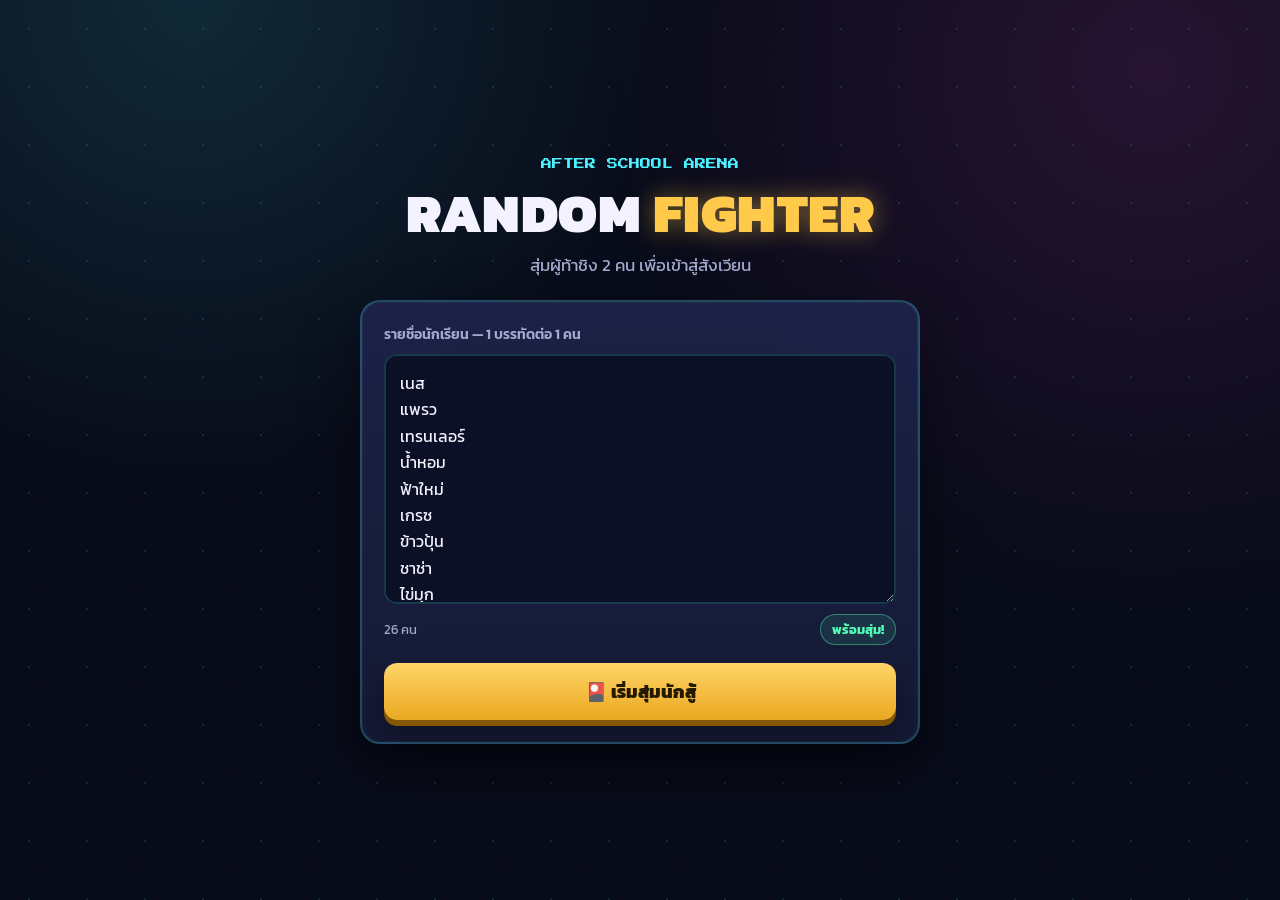
<file: index.html>
<!doctype html>
<html lang="th">
<head>
  <meta charset="utf-8">
  <meta name="viewport" content="width=device-width, initial-scale=1">
  <title>Random Fighter — After School Arena</title>
  <link rel="preconnect" href="https://fonts.googleapis.com">
  <link rel="preconnect" href="https://fonts.gstatic.com" crossorigin>
  <link href="https://fonts.googleapis.com/css2?family=Kanit:wght@400;500;600;700;800;900&family=Press+Start+2P&display=swap" rel="stylesheet">
  <style>
    :root {
      --bg: #080b19;
      --panel: #151a36;
      --panel-2: #1d2348;
      --ink: #f4f2ff;
      --muted: #a4a9cf;
      --cyan: #4cf3ff;
      --pink: #ff4fd8;
      --gold: #ffc94a;
      --mint: #52ffb8;
      --danger: #ff5d78;
    }

    * { box-sizing: border-box; }
    html, body { margin: 0; min-height: 100%; }
    body {
      min-height: 100vh;
      overflow-x: hidden;
      color: var(--ink);
      font-family: "Kanit", sans-serif;
      background:
        radial-gradient(circle at 15% 0%, rgba(76, 243, 255, .13), transparent 35%),
        radial-gradient(circle at 90% 8%, rgba(255, 79, 216, .12), transparent 38%),
        var(--bg);
    }

    button, textarea { font: inherit; }
    button { -webkit-tap-highlight-color: transparent; }
    .hidden { display: none !important; }
    .pixel { font-family: "Press Start 2P", monospace; }

    .stars, .stars::before {
      position: fixed;
      inset: 0;
      z-index: 0;
      pointer-events: none;
      content: "";
      background-image: radial-gradient(rgba(76, 243, 255, .48) 1px, transparent 1px);
      background-size: 58px 58px;
      opacity: .28;
      animation: drift 36s linear infinite;
    }
    .stars::before {
      background-image: radial-gradient(rgba(255, 79, 216, .44) 1px, transparent 1px);
      background-size: 91px 91px;
      animation-duration: 52s;
      animation-direction: reverse;
    }
    @keyframes drift { to { transform: translate(-58px, 58px); } }

    .screen {
      position: relative;
      z-index: 1;
      min-height: 100vh;
      padding: 28px 16px;
      display: flex;
      align-items: center;
      justify-content: center;
    }

    .content { width: min(100%, 820px); }
    .brand { margin-bottom: 22px; text-align: center; }
    .eyebrow {
      margin-bottom: 10px;
      color: var(--cyan);
      font-size: clamp(8px, 1.5vw, 11px);
      line-height: 1.6;
    }
    h1 {
      margin: 0;
      font-size: clamp(30px, 6vw, 54px);
      font-weight: 900;
      line-height: 1.08;
      letter-spacing: .5px;
    }
    h1 span { color: var(--gold); text-shadow: 0 0 24px rgba(255, 201, 74, .45); }
    .subtitle { margin: 10px auto 0; color: var(--muted); font-size: clamp(14px, 2vw, 17px); }

    .panel {
      width: min(100%, 560px);
      margin: 0 auto;
      padding: 22px;
      border: 2px solid rgba(76, 243, 255, .22);
      border-radius: 20px;
      background: linear-gradient(180deg, rgba(29, 35, 72, .97), rgba(21, 26, 54, .97));
      box-shadow: 0 24px 60px rgba(0, 0, 0, .42), inset 0 0 0 1px rgba(255,255,255,.03);
    }
    label { display: block; margin-bottom: 9px; color: var(--muted); font-size: 14px; font-weight: 600; }
    textarea {
      display: block;
      width: 100%;
      min-height: 250px;
      padding: 14px;
      resize: vertical;
      outline: 0;
      border: 2px solid rgba(76, 243, 255, .18);
      border-radius: 13px;
      color: var(--ink);
      background: #0c1026;
      line-height: 1.65;
    }
    textarea:focus { border-color: var(--cyan); box-shadow: 0 0 0 3px rgba(76, 243, 255, .08); }

    .count-row { display: flex; align-items: center; justify-content: space-between; gap: 12px; margin-top: 10px; color: var(--muted); font-size: 13px; }
    .pill { padding: 5px 11px; border: 1px solid rgba(82, 255, 184, .4); border-radius: 999px; color: var(--mint); background: rgba(82, 255, 184, .1); font-weight: 700; }
    .pill.warn { border-color: rgba(255, 93, 120, .45); color: var(--danger); background: rgba(255, 93, 120, .1); }

    .button {
      border: 0;
      border-radius: 13px;
      cursor: pointer;
      font-weight: 800;
      transition: transform .13s ease, filter .13s ease, opacity .13s ease;
    }
    .button:hover:not(:disabled) { filter: brightness(1.08); transform: translateY(-1px); }
    .button:active:not(:disabled) { transform: translateY(2px); }
    .button:disabled { cursor: not-allowed; opacity: .4; }
    .button-primary {
      width: 100%;
      margin-top: 18px;
      padding: 15px 18px;
      color: #251900;
      background: linear-gradient(#ffd568, #eaa821);
      box-shadow: 0 6px 0 #865800, 0 14px 28px rgba(0, 0, 0, .36);
      font-size: 18px;
    }
    .button-secondary { padding: 11px 16px; color: var(--ink); background: rgba(255,255,255,.08); border: 1px solid rgba(255,255,255,.14); }

    .draw-head { margin-bottom: 18px; text-align: center; }
    .draw-head h2 { margin: 0 0 6px; font-size: clamp(23px, 4vw, 34px); }
    .draw-status { min-height: 27px; margin: 0; color: var(--muted); font-size: 15px; }
    .draw-grid { display: grid; grid-template-columns: repeat(auto-fit, minmax(62px, 1fr)); gap: 9px; }

    .draw-card { aspect-ratio: 2 / 3; perspective: 700px; }
    .card-inner { position: relative; width: 100%; height: 100%; transform-style: preserve-3d; transition: transform .58s cubic-bezier(.25,.72,.3,1.25), opacity .35s ease, filter .35s ease; }
    .draw-card.flipped .card-inner { transform: rotateY(180deg); }
    .draw-card.dim .card-inner { opacity: .18; filter: grayscale(.85); }
    .card-face {
      position: absolute;
      inset: 0;
      display: flex;
      align-items: center;
      justify-content: center;
      overflow: hidden;
      border-radius: 9px;
      backface-visibility: hidden;
    }
    .card-back {
      border: 2px solid rgba(76, 243, 255, .36);
      background: repeating-linear-gradient(45deg, rgba(76,243,255,.08) 0 6px, transparent 6px 12px), linear-gradient(145deg, #202753, #0c1026);
      box-shadow: 0 5px 13px rgba(0,0,0,.38);
    }
    .card-back::after { content: "?"; color: rgba(76,243,255,.55); font: 14px "Press Start 2P", monospace; }
    .card-front { flex-direction: column; gap: 6px; padding: 5px; border: 2px solid var(--gold); background: linear-gradient(145deg, #34266e, #181337); transform: rotateY(180deg); box-shadow: 0 0 20px rgba(255,201,74,.45); }
    .card-front .star { font-size: 17px; }
    .card-name { width: 100%; overflow-wrap: anywhere; text-align: center; font-size: clamp(9px, 1.6vw, 12px); font-weight: 700; line-height: 1.2; }

    .selection-panel { margin-top: 22px; text-align: center; animation: rise .45s ease both; }
    @keyframes rise { from { opacity: 0; transform: translateY(12px); } }
    .selection-label { color: var(--cyan); font-size: 10px; line-height: 1.6; }
    .fighter-pair { display: grid; grid-template-columns: 1fr auto 1fr; align-items: center; gap: 16px; margin: 15px 0 18px; }
    .fighter-chip { min-width: 0; padding: 15px 10px; border: 2px solid rgba(255,255,255,.14); border-radius: 14px; background: rgba(255,255,255,.055); }
    .fighter-chip:first-child { border-color: rgba(76,243,255,.45); }
    .fighter-chip:last-child { border-color: rgba(255,79,216,.45); }
    .fighter-side { margin-bottom: 4px; color: var(--muted); font-size: 12px; }
    .fighter-name { overflow: hidden; text-overflow: ellipsis; font-size: clamp(18px, 3vw, 25px); font-weight: 800; white-space: nowrap; }
    .versus { color: var(--gold); font-size: clamp(18px, 3vw, 25px); text-shadow: 0 0 14px rgba(255,201,74,.5); }
    .checkpoint-note { margin: 0 0 12px; color: var(--muted); font-size: 13px; }
    .selection-actions { display: flex; justify-content: center; gap: 10px; flex-wrap: wrap; }
    .button-continue { padding: 12px 18px; color: #251900; background: linear-gradient(#ffd568, #eaa821); box-shadow: 0 4px 0 #865800; }
    .profession-content { width: min(100%, 1100px); }
    .profession-head { margin-bottom: 22px; text-align: center; }
    .profession-head h2 { margin: 0 0 6px; font-size: clamp(25px, 4vw, 38px); }
    .profession-grid { display: grid; grid-template-columns: 1fr auto 1fr; align-items: stretch; gap: 18px; }
    .fighter-select { min-width: 0; padding: 20px; border: 2px solid rgba(76,243,255,.35); border-radius: 20px; background: linear-gradient(180deg, rgba(29,35,72,.97), rgba(21,26,54,.97)); box-shadow: 0 20px 45px rgba(0,0,0,.34); }
    .fighter-select.side-b { border-color: rgba(255,79,216,.35); }
    .select-side { color: var(--muted); font-size: 11px; }
    .select-name { margin: 5px 0 15px; overflow-wrap: anywhere; font-size: clamp(23px,3.5vw,34px); font-weight: 900; }
    .profession-options { display: grid; gap: 9px; }
    .profession-button { display: grid; grid-template-columns: 38px 1fr 24px; align-items: center; gap: 9px; width: 100%; padding: 11px 12px; border: 2px solid rgba(255,255,255,.12); border-radius: 13px; color: var(--ink); background: rgba(255,255,255,.055); cursor: pointer; text-align: left; transition: border-color .15s ease, background .15s ease, transform .15s ease, opacity .15s ease; }
    .profession-button:hover:not(:disabled) { border-color: var(--cyan); transform: translateY(-1px); }
    .side-b .profession-button:hover:not(:disabled) { border-color: var(--pink); }
    .profession-button.selected { border-color: var(--gold); background: rgba(255,201,74,.14); box-shadow: inset 0 0 0 1px rgba(255,201,74,.2); }
    .profession-button:disabled { cursor: not-allowed; opacity: .27; filter: grayscale(.8); }
    .profession-button .job-icon { font-size: 27px; text-align: center; }
    .profession-button .job-name { font-size: clamp(13px,1.8vw,16px); font-weight: 700; line-height: 1.25; }
    .profession-button .job-check { color: var(--gold); font-size: 17px; text-align: center; }
    .select-versus { align-self: center; color: var(--gold); font-size: clamp(22px,3vw,34px); text-shadow: 0 0 18px rgba(255,201,74,.48); }
    .profession-footer { margin-top: 20px; text-align: center; }
    .profession-status { min-height: 27px; margin: 0 0 12px; color: var(--muted); font-size: 15px; }

    .arcade-screen { overflow: hidden; padding: 0; background: #050713; }
    .vs-stage, .result-stage { width: min(100%, 1180px); text-align: center; }
    .vs-stage { animation: vsEnter .45s cubic-bezier(.2,.8,.2,1) both; }
    @keyframes vsEnter { from { opacity: 0; transform: scale(1.12); } }
    .vs-title { margin: 0 0 26px; color: var(--gold); font-size: clamp(42px, 9vw, 100px); text-shadow: 5px 5px 0 #8a173f, 0 0 35px rgba(255,201,74,.48); }
    .vs-grid { display: grid; grid-template-columns: 1fr auto 1fr; align-items: center; gap: 24px; }
    .vs-fighter { min-width: 0; padding: 28px 20px; border: 3px solid var(--cyan); border-radius: 22px; background: linear-gradient(145deg, rgba(76,243,255,.13), rgba(21,26,54,.96)); transform: skewY(-2deg); }
    .vs-fighter.side-b { border-color: var(--pink); background: linear-gradient(215deg, rgba(255,79,216,.13), rgba(21,26,54,.96)); transform: skewY(2deg); }
    .vs-name { overflow-wrap: anywhere; font-size: clamp(30px, 5vw, 58px); font-weight: 900; line-height: 1.05; }
    .vs-job { margin-top: 12px; color: var(--gold); font-size: clamp(15px, 2.3vw, 24px); font-weight: 700; }
    .vs-mark { color: #fff; font-size: clamp(40px, 7vw, 78px); text-shadow: 0 0 22px var(--pink); }

    .battle-content { width: min(100%, 1280px); }
    .hud { display: grid; grid-template-columns: 1fr 100px 1fr; align-items: start; gap: 16px; margin-bottom: 16px; }
    .hud-side { min-width: 0; }
    .hud-side.right { text-align: right; }
    .hud-name { margin-bottom: 7px; overflow: hidden; text-overflow: ellipsis; font-size: clamp(18px, 3vw, 31px); font-weight: 900; white-space: nowrap; }
    .hp-shell { height: clamp(22px, 3.2vw, 34px); overflow: hidden; border: 4px solid #e9e6ff; background: #3f1431; box-shadow: 4px 4px 0 #000; }
    .hp-fill { width: 100%; height: 100%; background: linear-gradient(90deg, #31ed82, #b8ff52); transform-origin: left; transition: width .55s ease; }
    .right .hp-fill { margin-left: auto; transform-origin: right; }
    .timer-box { padding: 10px 4px; border: 4px solid var(--gold); color: var(--gold); background: #151a36; box-shadow: 4px 4px 0 #000; font-size: clamp(23px, 4vw, 36px); text-align: center; }
    .arena { position: relative; height: min(62vh, 570px); min-height: 330px; overflow: hidden; border: 4px solid #424a7c; background: #101634; box-shadow: 0 22px 60px #000; }
    .battle-canvas { display: block; width: 100%; height: 100%; }
    .arena.flash { animation: arenaFlash .18s steps(2); }
    .arena.shake { animation: arenaShake .24s ease; }
    @keyframes arenaFlash { 50% { filter: brightness(1.8) saturate(1.35); } }
    @keyframes arenaShake { 25% { transform: translateX(-7px); } 55% { transform: translateX(6px); } 80% { transform: translateX(-3px); } }
    .arena-label { position: absolute; inset: 42% 0 auto; z-index: 4; color: #fff; font-size: clamp(42px, 9vw, 100px); text-align: center; text-shadow: 6px 6px 0 #9b1b47, 0 0 28px #ff4fd8; pointer-events: none; }
    .battle-note { position: absolute; left: 50%; bottom: 3%; z-index: 4; width: max-content; max-width: 88%; padding: 7px 12px; border: 1px solid rgba(255,255,255,.15); border-radius: 999px; color: #fff; background: rgba(8,11,25,.78); font-size: 13px; transform: translateX(-50%); }

    .result-kicker { color: var(--danger); font-size: clamp(11px,1.8vw,15px); }
    .result-title { margin: 18px 0 10px; color: #fff; font-size: clamp(38px, 7vw, 78px); line-height: 1.08; text-shadow: 4px 4px 0 #8a173f; }
    .result-copy { margin: 0 0 26px; color: var(--gold); font-size: clamp(20px,3vw,34px); font-weight: 800; }
    .result-jobs { margin-bottom: 24px; color: var(--muted); }
    .result-actions { display: flex; justify-content: center; gap: 12px; flex-wrap: wrap; }
    .button-next { padding: 14px 24px; color: #251900; background: linear-gradient(#ffd568,#eaa821); box-shadow: 0 5px 0 #865800; }

    @media (max-width: 560px) {
      .screen { align-items: flex-start; padding-top: 22px; }
      .panel { padding: 17px; }
      .draw-grid { grid-template-columns: repeat(auto-fit, minmax(48px, 1fr)); gap: 6px; }
      .fighter-pair { gap: 8px; }
      .fighter-chip { padding: 12px 7px; }
      .profession-grid { grid-template-columns: 1fr; }
      .select-versus { padding: 0; text-align: center; }
      .fighter-select { padding: 16px; }
      .vs-grid { grid-template-columns: 1fr; gap: 12px; }
      .vs-fighter { padding: 18px 14px; }
      .vs-mark { font-size: 28px; }
      .hud { grid-template-columns: 1fr 62px 1fr; gap: 7px; }
      .timer-box { border-width: 3px; }
      .arena { min-height: 390px; }
    }
    @media (prefers-reduced-motion: reduce) {
      *, *::before, *::after { scroll-behavior: auto !important; animation-duration: .01ms !important; animation-iteration-count: 1 !important; transition-duration: .01ms !important; }
    }
    .profession-button { grid-template-columns: 86px 1fr 24px; min-height: 99px; padding: 4px 12px 4px 0; }
    .job-portrait { width: 86px; height: 86px; object-fit: contain; }
    .vs-portrait { display: block; width: min(100%, 280px); height: 200px; object-fit: contain; margin: 0 auto 12px; }
    .hud-job { color: var(--gold); font-size: clamp(12px, 1.6vw, 17px); margin: 5px 0; }
    .battle-note { font-size: clamp(14px, 2vw, 23px); border-radius: 6px; font-weight: 800; }
    .hp-fill { transition: width .16s ease-out; }
    .arena { height: auto; aspect-ratio: 1000 / 540; min-height: 0; }
    .battle-canvas { position: absolute; inset: 0; }
    @media (max-width: 560px) { .arena { min-height: 0; } .vs-portrait { height: 130px; } .battle-content { margin-top: 10vh; } .battle-note { font-size: 12px; bottom: 1%; } }
  </style>
</head>
<body>
  <div class="stars" aria-hidden="true"></div>

  <main>
    <section class="screen" id="setupScreen">
      <div class="content">
        <header class="brand">
          <div class="eyebrow pixel">AFTER SCHOOL ARENA</div>
          <h1>RANDOM <span>FIGHTER</span></h1>
          <p class="subtitle">สุ่มผู้ท้าชิง 2 คน เพื่อเข้าสู่สังเวียน</p>
        </header>

        <div class="panel">
          <label for="nameInput">รายชื่อนักเรียน — 1 บรรทัดต่อ 1 คน</label>
          <textarea id="nameInput" spellcheck="false" aria-describedby="countText"></textarea>
          <div class="count-row">
            <span id="countText">0 คน</span>
            <span class="pill warn" id="countPill">ต้องมีอย่างน้อย 2 คน</span>
          </div>
          <button class="button button-primary" id="startButton" type="button" disabled>🎴 เริ่มสุ่มนักสู้</button>
        </div>
      </div>
    </section>

    <section class="screen hidden" id="drawScreen" aria-live="polite">
      <div class="content">
        <header class="draw-head">
          <div class="eyebrow pixel">CARD DRAW</div>
          <h2>ใครจะได้เข้าสังเวียน?</h2>
          <p class="draw-status" id="drawStatus">กำลังเตรียมไพ่...</p>
        </header>
        <div class="draw-grid" id="drawGrid"></div>

        <div class="panel selection-panel hidden" id="selectionPanel">
          <div class="selection-label pixel">FIGHTERS SELECTED</div>
          <div class="fighter-pair">
            <div class="fighter-chip">
              <div class="fighter-side">FIGHTER A</div>
              <div class="fighter-name" id="fighterAName"></div>
            </div>
            <div class="versus pixel">VS</div>
            <div class="fighter-chip">
              <div class="fighter-side">FIGHTER B</div>
              <div class="fighter-name" id="fighterBName"></div>
            </div>
          </div>
          <p class="checkpoint-note">ผู้ท้าชิงพร้อมแล้ว — ขั้นต่อไปเลือกอาชีพให้ทั้งสองคน</p>
          <div class="selection-actions">
            <button class="button button-secondary" id="editNamesButton" type="button">← กลับไปแก้รายชื่อ</button>
            <button class="button button-continue" id="chooseProfessionsButton" type="button">เลือกอาชีพ →</button>
          </div>
        </div>
      </div>
    </section>
    <section class="screen hidden" id="professionScreen" aria-live="polite">
      <div class="profession-content">
        <header class="profession-head">
          <div class="eyebrow pixel">CHARACTER SELECT</div>
          <h2>เลือกอาชีพนักสู้</h2>
          <p class="draw-status">เลือกฝั่งไหนก่อนก็ได้ · อาชีพห้ามซ้ำกัน</p>
        </header>
        <div class="profession-grid">
          <article class="fighter-select side-a">
            <div class="select-side pixel">FIGHTER A</div>
            <div class="select-name" id="professionAName"></div>
            <div class="profession-options" id="professionAOptions"></div>
          </article>
          <div class="select-versus pixel">VS</div>
          <article class="fighter-select side-b">
            <div class="select-side pixel">FIGHTER B</div>
            <div class="select-name" id="professionBName"></div>
            <div class="profession-options" id="professionBOptions"></div>
          </article>
        </div>
        <footer class="profession-footer">
          <p class="profession-status" id="professionStatus">เลือกอาชีพให้ Fighter A และ Fighter B</p>
          <p class="checkpoint-note hidden" id="professionComplete">อาชีพพร้อมแล้ว — เข้าสู่สังเวียนได้เลย</p>
          <button class="button button-secondary" id="backToDrawButton" type="button">← กลับไปหน้าผู้ท้าชิง</button>
          <button class="button button-continue" id="enterArenaButton" type="button" disabled>เข้าสู่สังเวียน →</button>
        </footer>
      </div>
    </section>

    <section class="screen arcade-screen hidden" id="vsScreen" aria-live="assertive">
      <div class="vs-stage">
        <div class="vs-title pixel">BATTLE</div>
        <div class="vs-grid">
          <article class="vs-fighter"><div class="vs-name" id="vsAName"></div><div class="vs-job" id="vsAJob"></div></article>
          <div class="vs-mark pixel">VS</div>
          <article class="vs-fighter side-b"><div class="vs-name" id="vsBName"></div><div class="vs-job" id="vsBJob"></div></article>
        </div>
      </div>
    </section>

    <section class="screen arcade-screen hidden" id="battleScreen" aria-live="assertive">
      <div class="battle-content">
        <div class="hud">
          <div class="hud-side"><div class="hud-name" id="hudAName"></div><div class="hp-shell"><div class="hp-fill" id="hpA"></div></div></div>
          <div class="timer-box pixel" id="battleTimer">20</div>
          <div class="hud-side right"><div class="hud-name" id="hudBName"></div><div class="hp-shell"><div class="hp-fill" id="hpB"></div></div></div>
        </div>
        <div class="arena" id="arena">
          <canvas class="battle-canvas" id="battleCanvas" aria-label="สนามต่อสู้ของนักสู้สองคน"></canvas>
          <div class="arena-label pixel" id="arenaLabel">FIGHT!</div>
          <div class="battle-note" id="battleNote">เตรียมต่อสู้...</div>
        </div>
      </div>
    </section>

    <section class="screen arcade-screen hidden" id="resultScreen" aria-live="assertive">
      <div class="result-stage">
        <div class="result-kicker pixel">KO! · ROUND RESULT</div>
        <h2 class="result-title"><span id="loserName"></span> แพ้!</h2>
        <p class="result-copy">ถึงเวลาตอบโจทย์</p>
        <p class="result-jobs" id="resultSummary"></p>
        <div class="result-actions">
          <button class="button button-secondary" id="resultEditButton" type="button">แก้รายชื่อ</button>
          <button class="button button-next" id="nextRoundButton" type="button">สุ่มรอบใหม่ →</button>
        </div>
      </div>
    </section>
  </main>

  <script src="fighter-art.js"></script>
  <script src="combat.js"></script>
  <script>
    "use strict";

    const DEFAULT_NAMES = [
      "เนส", "แพรว", "เทรนเลอร์", "น้ำหอม", "ฟ้าใหม่", "เกรซ", "ข้าวปุ้น",
      "ชาช่า", "ไข่มุก", "กัปตัน", "ปอร์โต้", "ปาล์ม", "นาวา", "หมอก",
      "ชีตาร์", "โฟโต้", "น้ำมนต์", "ชิวชิว", "ไม้", "บิงโก", "วิน",
      "คาร์ริค", "โฟกัส", "จัก", "ดราก้อน", "ออฟ"
    ];
    const PROFESSIONS = Object.freeze([
      Object.freeze({ id: "takraw", icon: "🥋", name: "นักเตะตะกร้อสายฟ้า" }),
      Object.freeze({ id: "somtam", icon: "🌶️", name: "แม่ค้าส้มตำมือเพชฌฆาต" }),
      Object.freeze({ id: "lottery", icon: "🎰", name: "ป้าใบ้หวยสายมู" }),
      Object.freeze({ id: "student", icon: "📚", name: "นักเรียนสายลืมการบ้าน" })
    ]);

    const elements = {
      setupScreen: document.querySelector("#setupScreen"),
      drawScreen: document.querySelector("#drawScreen"),
      professionScreen: document.querySelector("#professionScreen"),
      vsScreen: document.querySelector("#vsScreen"),
      battleScreen: document.querySelector("#battleScreen"),
      resultScreen: document.querySelector("#resultScreen"),
      nameInput: document.querySelector("#nameInput"),
      countText: document.querySelector("#countText"),
      countPill: document.querySelector("#countPill"),
      startButton: document.querySelector("#startButton"),
      drawStatus: document.querySelector("#drawStatus"),
      drawGrid: document.querySelector("#drawGrid"),
      selectionPanel: document.querySelector("#selectionPanel"),
      fighterAName: document.querySelector("#fighterAName"),
      fighterBName: document.querySelector("#fighterBName"),
      editNamesButton: document.querySelector("#editNamesButton"),
      chooseProfessionsButton: document.querySelector("#chooseProfessionsButton"),
      professionAName: document.querySelector("#professionAName"),
      professionBName: document.querySelector("#professionBName"),
      professionAOptions: document.querySelector("#professionAOptions"),
      professionBOptions: document.querySelector("#professionBOptions"),
      professionStatus: document.querySelector("#professionStatus"),
      professionComplete: document.querySelector("#professionComplete"),
      backToDrawButton: document.querySelector("#backToDrawButton"),
      enterArenaButton: document.querySelector("#enterArenaButton"),
      vsAName: document.querySelector("#vsAName"), vsBName: document.querySelector("#vsBName"),
      vsAJob: document.querySelector("#vsAJob"), vsBJob: document.querySelector("#vsBJob"),
      hudAName: document.querySelector("#hudAName"), hudBName: document.querySelector("#hudBName"),
      hpA: document.querySelector("#hpA"), hpB: document.querySelector("#hpB"),
      battleTimer: document.querySelector("#battleTimer"), arenaLabel: document.querySelector("#arenaLabel"),
      arena: document.querySelector("#arena"), battleCanvas: document.querySelector("#battleCanvas"),
      battleNote: document.querySelector("#battleNote"),
      loserName: document.querySelector("#loserName"), resultSummary: document.querySelector("#resultSummary"),
      nextRoundButton: document.querySelector("#nextRoundButton"), resultEditButton: document.querySelector("#resultEditButton")
    };

    const appState = {
      phase: "setup",
      studentPool: [],
      round: null,
      lastRosterText: "",
      combatHistory: []
    };

    const wait = milliseconds => new Promise(resolve => window.setTimeout(resolve, milliseconds));

    function parseStudentNames(rawText) {
      return rawText.split("\n").map(name => name.trim()).filter(Boolean);
    }

    function makeStudentPool(names) {
      return names.map((name, index) => Object.freeze({ id: `student-${index}`, name }));
    }

    function sampleTwoDistinct(students) {
      const firstIndex = Math.floor(Math.random() * students.length);
      let secondIndex = Math.floor(Math.random() * (students.length - 1));
      if (secondIndex >= firstIndex) secondIndex += 1;
      return [students[firstIndex], students[secondIndex]];
    }

    function createLockedRound(students) {
      const fighters = sampleTwoDistinct(students);
      const loserIndex = Math.random() < .5 ? 0 : 1;

      return Object.freeze({
        fighters: Object.freeze([...fighters]),
        lockedLoserId: fighters[loserIndex].id,
        professions: { fighterA: null, fighterB: null }
      });
    }

    function setScreen(screenName) {
      elements.setupScreen.classList.toggle("hidden", screenName !== "setup");
      elements.drawScreen.classList.toggle("hidden", screenName !== "draw");
      elements.professionScreen.classList.toggle("hidden", screenName !== "profession");
      elements.vsScreen.classList.toggle("hidden", screenName !== "vs");
      elements.battleScreen.classList.toggle("hidden", screenName !== "battle");
      elements.resultScreen.classList.toggle("hidden", screenName !== "result");
      appState.phase = screenName;
    }
    function professionById(professionId) {
      return PROFESSIONS.find(profession => profession.id === professionId) || null;
    }
    function createProfessionButton(profession, side) {
      const selectedHere = appState.round?.professions[side] === profession.id;
      const otherSide = side === "fighterA" ? "fighterB" : "fighterA";
      const selectedByOpponent = appState.round?.professions[otherSide] === profession.id;
      const button = document.createElement("button");
      button.type = "button";
      button.className = `profession-button${selectedHere ? " selected" : ""}`;
      button.disabled = selectedByOpponent;
      button.dataset.professionId = profession.id;
      button.setAttribute("aria-pressed", String(selectedHere));
      const icon = document.createElement("canvas");
      icon.className = "job-portrait";
      icon.setAttribute("aria-hidden", "true");
      RandomFighterCombat.portrait(icon, profession.id);
      const name = document.createElement("span");
      name.className = "job-name";
      name.textContent = profession.name;
      const check = document.createElement("span");
      check.className = "job-check";
      check.textContent = selectedHere ? "✓" : selectedByOpponent ? "×" : "";
      button.append(icon, name, check);
      button.addEventListener("click", () => selectProfession(side, profession.id));
      return button;
    }
    function renderProfessionSelection() {
      if (!appState.round) return;
      elements.professionAName.textContent = appState.round.fighters[0].name;
      elements.professionBName.textContent = appState.round.fighters[1].name;
      elements.professionAOptions.replaceChildren(...PROFESSIONS.map(job => createProfessionButton(job, "fighterA")));
      elements.professionBOptions.replaceChildren(...PROFESSIONS.map(job => createProfessionButton(job, "fighterB")));
      const chosenA = professionById(appState.round.professions.fighterA);
      const chosenB = professionById(appState.round.professions.fighterB);
      const complete = Boolean(chosenA && chosenB);
      elements.professionStatus.textContent = complete
        ? `${appState.round.fighters[0].name}: ${chosenA.icon} ${chosenA.name} · ${appState.round.fighters[1].name}: ${chosenB.icon} ${chosenB.name}`
        : chosenA || chosenB ? "เลือกอาชีพให้อีกฝั่งเพื่อเข้าสู่สังเวียน" : "เลือกอาชีพให้ Fighter A และ Fighter B";
      elements.professionComplete.classList.toggle("hidden", !complete);
      elements.enterArenaButton.disabled = !complete;
    }
    function selectProfession(side, professionId) {
      if (appState.phase !== "profession" || !appState.round) return;
      const otherSide = side === "fighterA" ? "fighterB" : "fighterA";
      if (appState.round.professions[otherSide] === professionId) return;
      appState.round.professions[side] = professionId;
      renderProfessionSelection();
    }
    function openProfessionSelection() {
      if (!appState.round) return;
      renderProfessionSelection();
      setScreen("profession");
      window.scrollTo({ top: 0, behavior: "smooth" });
    }
    function returnToDraw() {
      if (!appState.round) return;
      setScreen("draw");
      elements.selectionPanel.scrollIntoView({ behavior: "smooth", block: "nearest" });
    }

    async function playCombatBattle() {
      if (!appState.round || appState.phase !== "profession") return;
      const [fighterA, fighterB] = appState.round.fighters;
      const jobA = professionById(appState.round.professions.fighterA);
      const jobB = professionById(appState.round.professions.fighterB);
      if (!jobA || !jobB) return;

      elements.vsAName.textContent = fighterA.name;
      elements.vsBName.textContent = fighterB.name;
      elements.vsAJob.textContent = `${jobA.icon} ${jobA.name}`;
      elements.vsBJob.textContent = `${jobB.icon} ${jobB.name}`;
      [elements.vsAName, elements.vsBName].forEach((name, side) => {
        name.parentElement.querySelector("canvas")?.remove();
        const portrait = document.createElement("canvas");
        portrait.className = "vs-portrait";
        portrait.setAttribute("aria-hidden", "true");
        name.before(portrait);
        RandomFighterCombat.portrait(portrait, side ? jobB.id : jobA.id);
      });
      setScreen("vs");
      await wait(1800);
      if (appState.phase !== "vs") return;

      elements.hudAName.textContent = fighterA.name;
      elements.hudBName.textContent = fighterB.name;
      [elements.hudAName, elements.hudBName].forEach((name, side) => {
        name.parentElement.querySelector(".hud-job")?.remove();
        const label = document.createElement("div");
        label.className = "hud-job";
        label.textContent = side ? jobB.name : jobA.name;
        name.after(label);
      });
      elements.hpA.style.width = "100%";
      elements.hpB.style.width = "100%";
      elements.battleTimer.textContent = "20";
      elements.arenaLabel.textContent = "FIGHT!";
      elements.arenaLabel.classList.remove("hidden");
      setScreen("battle");
      const loserSide = appState.round.lockedLoserId === fighterA.id ? 0 : 1;
      const battle = new RandomFighterCombat.Battle(elements, [jobA.id, jobB.id], loserSide);
      battle.draw();
      await wait(700);
      elements.arenaLabel.classList.add("hidden");

      await battle.run();
      showResult();
    }

    function showResult() {
      if (!appState.round) return;
      const loser = appState.round.fighters.find(fighter => fighter.id === appState.round.lockedLoserId);
      const jobA = professionById(appState.round.professions.fighterA);
      const jobB = professionById(appState.round.professions.fighterB);
      elements.loserName.textContent = loser?.name || "ผู้ท้าชิง";
      elements.resultSummary.textContent = `${appState.round.fighters[0].name} ${jobA?.icon || ""}  VS  ${appState.round.fighters[1].name} ${jobB?.icon || ""}`;
      setScreen("result");
    }

    async function startNextRound() {
      if (!appState.studentPool.length) returnToSetup();
      appState.round = createLockedRound(appState.studentPool);
      elements.selectionPanel.classList.add("hidden");
      elements.drawStatus.textContent = "กำลังเตรียมไพ่...";
      renderCardGrid(appState.studentPool);
      setScreen("draw");
      await wait(350);
      await revealFighters(appState.round);
    }

    function updateRosterValidation() {
      appState.lastRosterText = elements.nameInput.value;
      const count = parseStudentNames(elements.nameInput.value).length;
      const isReady = count >= 2;
      elements.countText.textContent = `${count} คน`;
      elements.countPill.textContent = isReady ? "พร้อมสุ่ม!" : "ต้องมีอย่างน้อย 2 คน";
      elements.countPill.classList.toggle("warn", !isReady);
      elements.startButton.disabled = !isReady || appState.phase !== "setup";
    }

    function createCard(student) {
      const card = document.createElement("div");
      card.className = "draw-card";
      card.dataset.studentId = student.id;

      const inner = document.createElement("div");
      inner.className = "card-inner";
      const back = document.createElement("div");
      back.className = "card-face card-back";
      const front = document.createElement("div");
      front.className = "card-face card-front";
      const star = document.createElement("div");
      star.className = "star";
      star.textContent = "⭐";
      const name = document.createElement("div");
      name.className = "card-name";
      name.textContent = student.name;

      front.append(star, name);
      inner.append(back, front);
      card.append(inner);
      return card;
    }

    function renderCardGrid(students) {
      elements.drawGrid.replaceChildren(...students.map(createCard));
    }

    async function revealFighters(round) {
      const selectedIds = new Set(round.fighters.map(fighter => fighter.id));

      for (let index = 0; index < round.fighters.length; index += 1) {
        const fighter = round.fighters[index];
        elements.drawStatus.textContent = `เปิดไพ่ใบที่ ${index + 1} จาก 2...`;
        await wait(700);
        const card = elements.drawGrid.querySelector(`[data-student-id="${fighter.id}"]`);
        card?.classList.add("flipped");
      }

      elements.drawStatus.textContent = "ได้ผู้ท้าชิงครบ 2 คนแล้ว!";
      await wait(700);

      elements.drawGrid.querySelectorAll(".draw-card").forEach(card => {
        if (!selectedIds.has(card.dataset.studentId)) card.classList.add("dim");
      });

      await wait(500);
      elements.fighterAName.textContent = round.fighters[0].name;
      elements.fighterBName.textContent = round.fighters[1].name;
      elements.selectionPanel.classList.remove("hidden");
      elements.selectionPanel.scrollIntoView({ behavior: "smooth", block: "nearest" });
    }

    async function startRound() {
      if (appState.phase !== "setup") return;
      const names = parseStudentNames(elements.nameInput.value);
      if (names.length < 2) return;

      elements.startButton.disabled = true;
      appState.studentPool = makeStudentPool(names);
      appState.round = createLockedRound(appState.studentPool);

      elements.selectionPanel.classList.add("hidden");
      elements.drawStatus.textContent = "กำลังเตรียมไพ่...";
      renderCardGrid(appState.studentPool);
      setScreen("draw");
      await wait(350);
      await revealFighters(appState.round);
    }

    function returnToSetup() {
      appState.studentPool = [];
      appState.round = null;
      elements.drawGrid.replaceChildren();
      elements.selectionPanel.classList.add("hidden");
      setScreen("setup");
      updateRosterValidation();
    }

    elements.nameInput.value = DEFAULT_NAMES.join("\n");
    elements.nameInput.addEventListener("input", updateRosterValidation);
    elements.nameInput.addEventListener("change", updateRosterValidation);
    elements.nameInput.addEventListener("blur", updateRosterValidation);
    elements.nameInput.addEventListener("paste", () => {
      window.setTimeout(updateRosterValidation, 0);
    });
    document.addEventListener("visibilitychange", () => {
      if (!document.hidden && appState.phase === "setup") updateRosterValidation();
    });
    elements.startButton.addEventListener("click", startRound);
    elements.editNamesButton.addEventListener("click", returnToSetup);
    elements.chooseProfessionsButton.addEventListener("click", openProfessionSelection);
    elements.backToDrawButton.addEventListener("click", returnToDraw);
    elements.enterArenaButton.addEventListener("click", playCombatBattle);
    elements.nextRoundButton.addEventListener("click", startNextRound);
    elements.resultEditButton.addEventListener("click", returnToSetup);
    updateRosterValidation();

    // Some iOS file previews update a textarea after Paste without dispatching
    // the usual input event. Keep the setup UI synced with the actual value.
    window.setInterval(() => {
      if (appState.phase === "setup" && elements.nameInput.value !== appState.lastRosterText) {
        updateRosterValidation();
      }
    }, 250);
  </script>
</body>
</html>
</file>
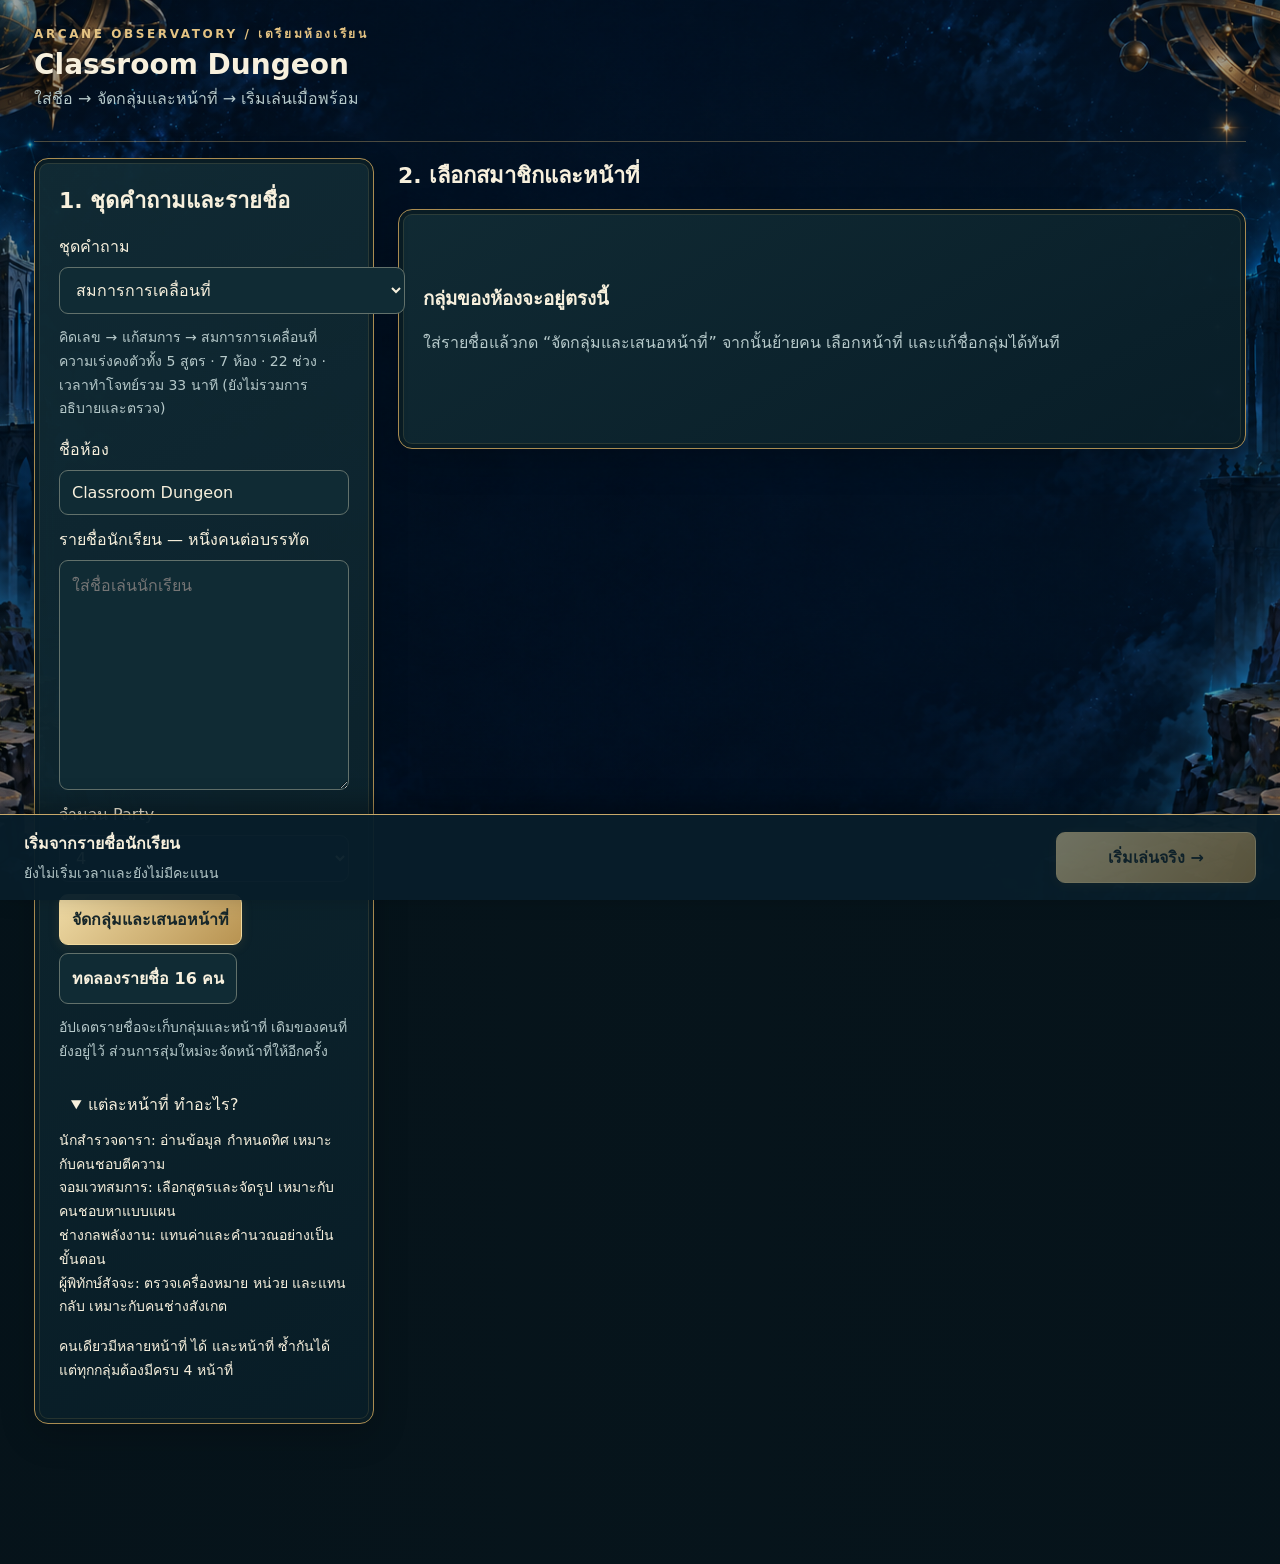
<file: classroom-dungeon/index.html>
<!doctype html><html lang="th"><meta charset="utf-8"><meta name="viewport" content="width=device-width,initial-scale=1"><title>Classroom Dungeon · Arcane Observatory</title><link rel="stylesheet" href="/classroom-dungeon/style.css"><link rel="stylesheet" href="/classroom-dungeon/campaign.css"><link rel="stylesheet" href="/classroom-dungeon/theatre.css"><body><div id="app"></div><div id="impact" role="status" aria-live="polite"></div><div id="notice" role="status" aria-live="polite"></div><script src="/classroom-dungeon/content.js"></script><script src="/classroom-dungeon/engine.js"></script><script src="/classroom-dungeon/question-packs.js"></script><script src="/classroom-dungeon/packs/motion-equations.js"></script><script src="/classroom-dungeon/packs/equation-foundations.js"></script><script src="/classroom-dungeon/theatre.js"></script><script src="/classroom-dungeon/campaign.js"></script><script src="/classroom-dungeon/app.js"></script></body></html>
</file>
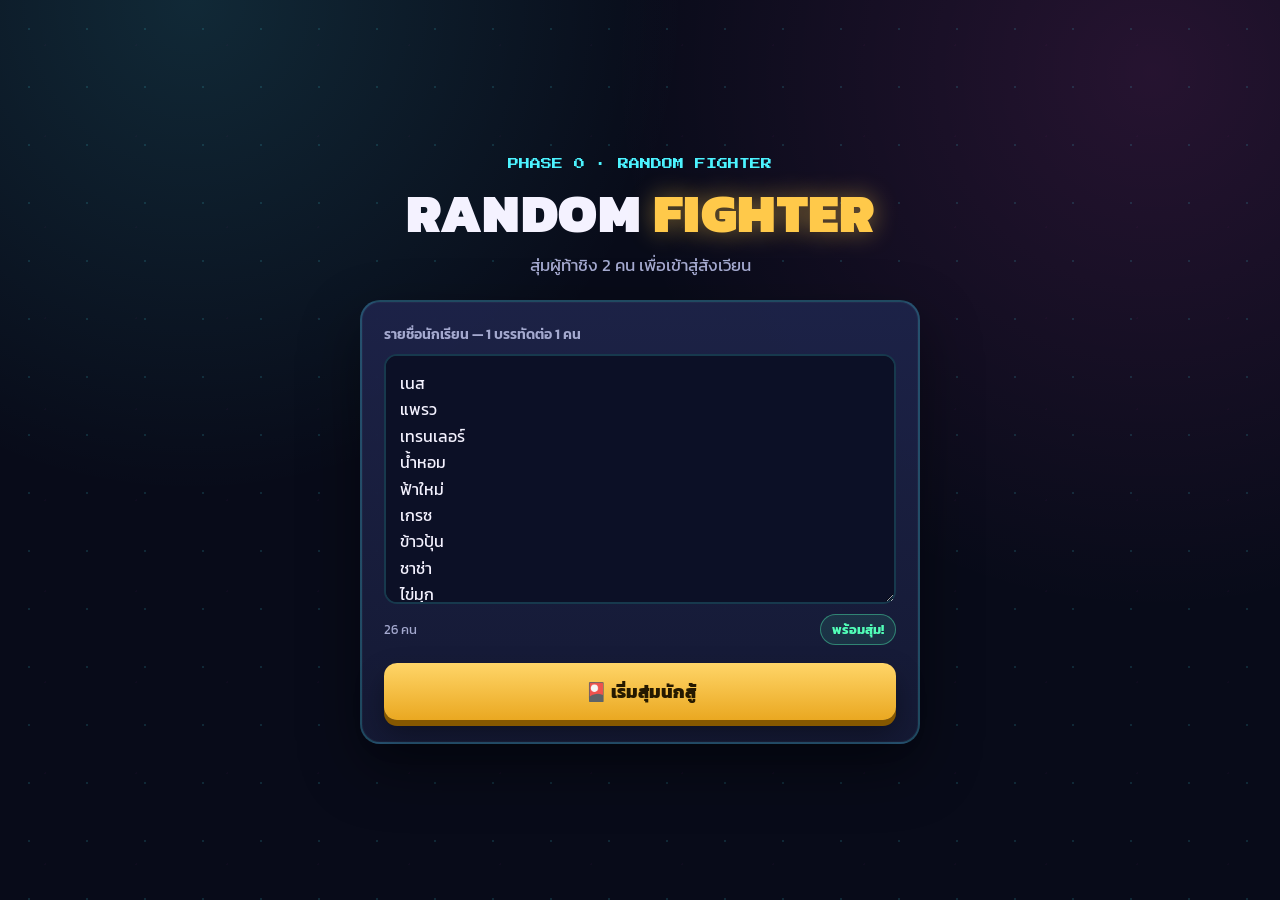
<file: random-fighter-phase-0-1.html>
<!doctype html>
<html lang="th">
<head>
  <meta charset="utf-8">
  <meta name="viewport" content="width=device-width, initial-scale=1">
  <title>Random Fighter — Phase 0 Complete</title>
  <link rel="preconnect" href="https://fonts.googleapis.com">
  <link rel="preconnect" href="https://fonts.gstatic.com" crossorigin>
  <link href="https://fonts.googleapis.com/css2?family=Kanit:wght@400;500;600;700;800;900&family=Press+Start+2P&display=swap" rel="stylesheet">
  <style>
    :root {
      --bg: #080b19;
      --panel: #151a36;
      --panel-2: #1d2348;
      --ink: #f4f2ff;
      --muted: #a4a9cf;
      --cyan: #4cf3ff;
      --pink: #ff4fd8;
      --gold: #ffc94a;
      --mint: #52ffb8;
      --danger: #ff5d78;
    }

    * { box-sizing: border-box; }
    html, body { margin: 0; min-height: 100%; }
    body {
      min-height: 100vh;
      overflow-x: hidden;
      color: var(--ink);
      font-family: "Kanit", sans-serif;
      background:
        radial-gradient(circle at 15% 0%, rgba(76, 243, 255, .13), transparent 35%),
        radial-gradient(circle at 90% 8%, rgba(255, 79, 216, .12), transparent 38%),
        var(--bg);
    }

    button, textarea { font: inherit; }
    button { -webkit-tap-highlight-color: transparent; }
    .hidden { display: none !important; }
    .pixel { font-family: "Press Start 2P", monospace; }

    .stars, .stars::before {
      position: fixed;
      inset: 0;
      z-index: 0;
      pointer-events: none;
      content: "";
      background-image: radial-gradient(rgba(76, 243, 255, .48) 1px, transparent 1px);
      background-size: 58px 58px;
      opacity: .28;
      animation: drift 36s linear infinite;
    }
    .stars::before {
      background-image: radial-gradient(rgba(255, 79, 216, .44) 1px, transparent 1px);
      background-size: 91px 91px;
      animation-duration: 52s;
      animation-direction: reverse;
    }
    @keyframes drift { to { transform: translate(-58px, 58px); } }

    .screen {
      position: relative;
      z-index: 1;
      min-height: 100vh;
      padding: 28px 16px;
      display: flex;
      align-items: center;
      justify-content: center;
    }

    .content { width: min(100%, 820px); }
    .brand { margin-bottom: 22px; text-align: center; }
    .eyebrow {
      margin-bottom: 10px;
      color: var(--cyan);
      font-size: clamp(8px, 1.5vw, 11px);
      line-height: 1.6;
    }
    h1 {
      margin: 0;
      font-size: clamp(30px, 6vw, 54px);
      font-weight: 900;
      line-height: 1.08;
      letter-spacing: .5px;
    }
    h1 span { color: var(--gold); text-shadow: 0 0 24px rgba(255, 201, 74, .45); }
    .subtitle { margin: 10px auto 0; color: var(--muted); font-size: clamp(14px, 2vw, 17px); }

    .panel {
      width: min(100%, 560px);
      margin: 0 auto;
      padding: 22px;
      border: 2px solid rgba(76, 243, 255, .22);
      border-radius: 20px;
      background: linear-gradient(180deg, rgba(29, 35, 72, .97), rgba(21, 26, 54, .97));
      box-shadow: 0 24px 60px rgba(0, 0, 0, .42), inset 0 0 0 1px rgba(255,255,255,.03);
    }
    label { display: block; margin-bottom: 9px; color: var(--muted); font-size: 14px; font-weight: 600; }
    textarea {
      display: block;
      width: 100%;
      min-height: 250px;
      padding: 14px;
      resize: vertical;
      outline: 0;
      border: 2px solid rgba(76, 243, 255, .18);
      border-radius: 13px;
      color: var(--ink);
      background: #0c1026;
      line-height: 1.65;
    }
    textarea:focus { border-color: var(--cyan); box-shadow: 0 0 0 3px rgba(76, 243, 255, .08); }

    .count-row { display: flex; align-items: center; justify-content: space-between; gap: 12px; margin-top: 10px; color: var(--muted); font-size: 13px; }
    .pill { padding: 5px 11px; border: 1px solid rgba(82, 255, 184, .4); border-radius: 999px; color: var(--mint); background: rgba(82, 255, 184, .1); font-weight: 700; }
    .pill.warn { border-color: rgba(255, 93, 120, .45); color: var(--danger); background: rgba(255, 93, 120, .1); }

    .button {
      border: 0;
      border-radius: 13px;
      cursor: pointer;
      font-weight: 800;
      transition: transform .13s ease, filter .13s ease, opacity .13s ease;
    }
    .button:hover:not(:disabled) { filter: brightness(1.08); transform: translateY(-1px); }
    .button:active:not(:disabled) { transform: translateY(2px); }
    .button:disabled { cursor: not-allowed; opacity: .4; }
    .button-primary {
      width: 100%;
      margin-top: 18px;
      padding: 15px 18px;
      color: #251900;
      background: linear-gradient(#ffd568, #eaa821);
      box-shadow: 0 6px 0 #865800, 0 14px 28px rgba(0, 0, 0, .36);
      font-size: 18px;
    }
    .button-secondary { padding: 11px 16px; color: var(--ink); background: rgba(255,255,255,.08); border: 1px solid rgba(255,255,255,.14); }

    .draw-head { margin-bottom: 18px; text-align: center; }
    .draw-head h2 { margin: 0 0 6px; font-size: clamp(23px, 4vw, 34px); }
    .draw-status { min-height: 27px; margin: 0; color: var(--muted); font-size: 15px; }
    .draw-grid { display: grid; grid-template-columns: repeat(auto-fit, minmax(62px, 1fr)); gap: 9px; }

    .draw-card { aspect-ratio: 2 / 3; perspective: 700px; }
    .card-inner { position: relative; width: 100%; height: 100%; transform-style: preserve-3d; transition: transform .58s cubic-bezier(.25,.72,.3,1.25), opacity .35s ease, filter .35s ease; }
    .draw-card.flipped .card-inner { transform: rotateY(180deg); }
    .draw-card.dim .card-inner { opacity: .18; filter: grayscale(.85); }
    .card-face {
      position: absolute;
      inset: 0;
      display: flex;
      align-items: center;
      justify-content: center;
      overflow: hidden;
      border-radius: 9px;
      backface-visibility: hidden;
    }
    .card-back {
      border: 2px solid rgba(76, 243, 255, .36);
      background: repeating-linear-gradient(45deg, rgba(76,243,255,.08) 0 6px, transparent 6px 12px), linear-gradient(145deg, #202753, #0c1026);
      box-shadow: 0 5px 13px rgba(0,0,0,.38);
    }
    .card-back::after { content: "?"; color: rgba(76,243,255,.55); font: 14px "Press Start 2P", monospace; }
    .card-front { flex-direction: column; gap: 6px; padding: 5px; border: 2px solid var(--gold); background: linear-gradient(145deg, #34266e, #181337); transform: rotateY(180deg); box-shadow: 0 0 20px rgba(255,201,74,.45); }
    .card-front .star { font-size: 17px; }
    .card-name { width: 100%; overflow-wrap: anywhere; text-align: center; font-size: clamp(9px, 1.6vw, 12px); font-weight: 700; line-height: 1.2; }

    .selection-panel { margin-top: 22px; text-align: center; animation: rise .45s ease both; }
    @keyframes rise { from { opacity: 0; transform: translateY(12px); } }
    .selection-label { color: var(--cyan); font-size: 10px; line-height: 1.6; }
    .fighter-pair { display: grid; grid-template-columns: 1fr auto 1fr; align-items: center; gap: 16px; margin: 15px 0 18px; }
    .fighter-chip { min-width: 0; padding: 15px 10px; border: 2px solid rgba(255,255,255,.14); border-radius: 14px; background: rgba(255,255,255,.055); }
    .fighter-chip:first-child { border-color: rgba(76,243,255,.45); }
    .fighter-chip:last-child { border-color: rgba(255,79,216,.45); }
    .fighter-side { margin-bottom: 4px; color: var(--muted); font-size: 12px; }
    .fighter-name { overflow: hidden; text-overflow: ellipsis; font-size: clamp(18px, 3vw, 25px); font-weight: 800; white-space: nowrap; }
    .versus { color: var(--gold); font-size: clamp(18px, 3vw, 25px); text-shadow: 0 0 14px rgba(255,201,74,.5); }
    .checkpoint-note { margin: 0 0 12px; color: var(--muted); font-size: 13px; }
    .selection-actions { display: flex; justify-content: center; gap: 10px; flex-wrap: wrap; }
    .button-continue { padding: 12px 18px; color: #251900; background: linear-gradient(#ffd568, #eaa821); box-shadow: 0 4px 0 #865800; }
    .profession-content { width: min(100%, 1100px); }
    .profession-head { margin-bottom: 22px; text-align: center; }
    .profession-head h2 { margin: 0 0 6px; font-size: clamp(25px, 4vw, 38px); }
    .profession-grid { display: grid; grid-template-columns: 1fr auto 1fr; align-items: stretch; gap: 18px; }
    .fighter-select { min-width: 0; padding: 20px; border: 2px solid rgba(76,243,255,.35); border-radius: 20px; background: linear-gradient(180deg, rgba(29,35,72,.97), rgba(21,26,54,.97)); box-shadow: 0 20px 45px rgba(0,0,0,.34); }
    .fighter-select.side-b { border-color: rgba(255,79,216,.35); }
    .select-side { color: var(--muted); font-size: 11px; }
    .select-name { margin: 5px 0 15px; overflow-wrap: anywhere; font-size: clamp(23px,3.5vw,34px); font-weight: 900; }
    .profession-options { display: grid; gap: 9px; }
    .profession-button { display: grid; grid-template-columns: 38px 1fr 24px; align-items: center; gap: 9px; width: 100%; padding: 11px 12px; border: 2px solid rgba(255,255,255,.12); border-radius: 13px; color: var(--ink); background: rgba(255,255,255,.055); cursor: pointer; text-align: left; transition: border-color .15s ease, background .15s ease, transform .15s ease, opacity .15s ease; }
    .profession-button:hover:not(:disabled) { border-color: var(--cyan); transform: translateY(-1px); }
    .side-b .profession-button:hover:not(:disabled) { border-color: var(--pink); }
    .profession-button.selected { border-color: var(--gold); background: rgba(255,201,74,.14); box-shadow: inset 0 0 0 1px rgba(255,201,74,.2); }
    .profession-button:disabled { cursor: not-allowed; opacity: .27; filter: grayscale(.8); }
    .profession-button .job-icon { font-size: 27px; text-align: center; }
    .profession-button .job-name { font-size: clamp(13px,1.8vw,16px); font-weight: 700; line-height: 1.25; }
    .profession-button .job-check { color: var(--gold); font-size: 17px; text-align: center; }
    .select-versus { align-self: center; color: var(--gold); font-size: clamp(22px,3vw,34px); text-shadow: 0 0 18px rgba(255,201,74,.48); }
    .profession-footer { margin-top: 20px; text-align: center; }
    .profession-status { min-height: 27px; margin: 0 0 12px; color: var(--muted); font-size: 15px; }

    .arcade-screen { overflow: hidden; padding: 0; background: #050713; }
    .vs-stage, .result-stage { width: min(100%, 1180px); text-align: center; }
    .vs-stage { animation: vsEnter .45s cubic-bezier(.2,.8,.2,1) both; }
    @keyframes vsEnter { from { opacity: 0; transform: scale(1.12); } }
    .vs-title { margin: 0 0 26px; color: var(--gold); font-size: clamp(42px, 9vw, 100px); text-shadow: 5px 5px 0 #8a173f, 0 0 35px rgba(255,201,74,.48); }
    .vs-grid { display: grid; grid-template-columns: 1fr auto 1fr; align-items: center; gap: 24px; }
    .vs-fighter { min-width: 0; padding: 28px 20px; border: 3px solid var(--cyan); border-radius: 22px; background: linear-gradient(145deg, rgba(76,243,255,.13), rgba(21,26,54,.96)); transform: skewY(-2deg); }
    .vs-fighter.side-b { border-color: var(--pink); background: linear-gradient(215deg, rgba(255,79,216,.13), rgba(21,26,54,.96)); transform: skewY(2deg); }
    .vs-name { overflow-wrap: anywhere; font-size: clamp(30px, 5vw, 58px); font-weight: 900; line-height: 1.05; }
    .vs-job { margin-top: 12px; color: var(--gold); font-size: clamp(15px, 2.3vw, 24px); font-weight: 700; }
    .vs-mark { color: #fff; font-size: clamp(40px, 7vw, 78px); text-shadow: 0 0 22px var(--pink); }

    .battle-content { width: min(100%, 1280px); }
    .hud { display: grid; grid-template-columns: 1fr 100px 1fr; align-items: start; gap: 16px; margin-bottom: 16px; }
    .hud-side { min-width: 0; }
    .hud-side.right { text-align: right; }
    .hud-name { margin-bottom: 7px; overflow: hidden; text-overflow: ellipsis; font-size: clamp(18px, 3vw, 31px); font-weight: 900; white-space: nowrap; }
    .hp-shell { height: clamp(22px, 3.2vw, 34px); overflow: hidden; border: 4px solid #e9e6ff; background: #3f1431; box-shadow: 4px 4px 0 #000; }
    .hp-fill { width: 100%; height: 100%; background: linear-gradient(90deg, #31ed82, #b8ff52); transform-origin: left; transition: width .55s ease; }
    .right .hp-fill { margin-left: auto; transform-origin: right; }
    .timer-box { padding: 10px 4px; border: 4px solid var(--gold); color: var(--gold); background: #151a36; box-shadow: 4px 4px 0 #000; font-size: clamp(23px, 4vw, 36px); text-align: center; }
    .arena { position: relative; height: min(62vh, 570px); min-height: 330px; overflow: hidden; border: 4px solid #424a7c; background: linear-gradient(#172852 0 58%, #663b67 58% 61%, #1a1832 61%); box-shadow: 0 22px 60px #000; }
    .arena::before { position: absolute; inset: 0 0 39%; content: ""; background: repeating-linear-gradient(90deg, transparent 0 70px, rgba(255,255,255,.035) 70px 72px), linear-gradient(180deg, transparent, rgba(255,79,216,.15)); }
    .arena::after { position: absolute; inset: 61% 0 0; content: ""; background: repeating-linear-gradient(90deg, transparent 0 86px, rgba(255,201,74,.12) 86px 89px); transform: perspective(240px) rotateX(55deg); transform-origin: top; }
    .fighter-placeholder { position: absolute; bottom: 13%; width: 31%; text-align: center; transition: transform .45s ease; z-index: 2; }
    .fighter-placeholder.a { left: 9%; }
    .fighter-placeholder.b { right: 9%; }
    .fighter-placeholder.attacking.a { transform: translateX(30%); }
    .fighter-placeholder.attacking.b { transform: translateX(-30%); }
    .fighter-avatar { display: grid; place-items: center; width: clamp(112px, 17vw, 200px); aspect-ratio: 1; margin: auto; border: 7px solid var(--cyan); border-radius: 50%; background: #202753; box-shadow: 0 14px 0 rgba(0,0,0,.35); font-size: clamp(55px, 9vw, 105px); }
    .b .fighter-avatar { border-color: var(--pink); }
    .fighter-placeholder.attacking .fighter-avatar { animation: placeholderHit .45s ease; }
    @keyframes placeholderHit { 50% { filter: brightness(1.65); transform: rotate(-5deg) scale(1.08); } }
    .arena-label { position: absolute; inset: 42% 0 auto; z-index: 4; color: #fff; font-size: clamp(42px, 9vw, 100px); text-align: center; text-shadow: 6px 6px 0 #9b1b47, 0 0 28px #ff4fd8; pointer-events: none; }
    .battle-note { position: absolute; left: 50%; bottom: 4%; z-index: 4; width: max-content; max-width: 88%; padding: 7px 12px; border: 1px solid rgba(255,255,255,.15); border-radius: 999px; color: var(--muted); background: rgba(8,11,25,.82); font-size: 13px; transform: translateX(-50%); }

    .result-kicker { color: var(--danger); font-size: clamp(11px,1.8vw,15px); }
    .result-title { margin: 18px 0 10px; color: #fff; font-size: clamp(38px, 7vw, 78px); line-height: 1.08; text-shadow: 4px 4px 0 #8a173f; }
    .result-copy { margin: 0 0 26px; color: var(--gold); font-size: clamp(20px,3vw,34px); font-weight: 800; }
    .result-jobs { margin-bottom: 24px; color: var(--muted); }
    .result-actions { display: flex; justify-content: center; gap: 12px; flex-wrap: wrap; }
    .button-next { padding: 14px 24px; color: #251900; background: linear-gradient(#ffd568,#eaa821); box-shadow: 0 5px 0 #865800; }

    @media (max-width: 560px) {
      .screen { align-items: flex-start; padding-top: 22px; }
      .panel { padding: 17px; }
      .draw-grid { grid-template-columns: repeat(auto-fit, minmax(48px, 1fr)); gap: 6px; }
      .fighter-pair { gap: 8px; }
      .fighter-chip { padding: 12px 7px; }
      .profession-grid { grid-template-columns: 1fr; }
      .select-versus { padding: 0; text-align: center; }
      .fighter-select { padding: 16px; }
      .vs-grid { grid-template-columns: 1fr; gap: 12px; }
      .vs-fighter { padding: 18px 14px; }
      .vs-mark { font-size: 28px; }
      .hud { grid-template-columns: 1fr 62px 1fr; gap: 7px; }
      .timer-box { border-width: 3px; }
      .arena { min-height: 390px; }
      .fighter-placeholder.a { left: 1%; }
      .fighter-placeholder.b { right: 1%; }
    }
    @media (prefers-reduced-motion: reduce) {
      *, *::before, *::after { scroll-behavior: auto !important; animation-duration: .01ms !important; animation-iteration-count: 1 !important; transition-duration: .01ms !important; }
    }
  </style>
</head>
<body>
  <div class="stars" aria-hidden="true"></div>

  <main>
    <section class="screen" id="setupScreen">
      <div class="content">
        <header class="brand">
          <div class="eyebrow pixel">PHASE 0 · RANDOM FIGHTER</div>
          <h1>RANDOM <span>FIGHTER</span></h1>
          <p class="subtitle">สุ่มผู้ท้าชิง 2 คน เพื่อเข้าสู่สังเวียน</p>
        </header>

        <div class="panel">
          <label for="nameInput">รายชื่อนักเรียน — 1 บรรทัดต่อ 1 คน</label>
          <textarea id="nameInput" spellcheck="false" aria-describedby="countText"></textarea>
          <div class="count-row">
            <span id="countText">0 คน</span>
            <span class="pill warn" id="countPill">ต้องมีอย่างน้อย 2 คน</span>
          </div>
          <button class="button button-primary" id="startButton" type="button" disabled>🎴 เริ่มสุ่มนักสู้</button>
        </div>
      </div>
    </section>

    <section class="screen hidden" id="drawScreen" aria-live="polite">
      <div class="content">
        <header class="draw-head">
          <div class="eyebrow pixel">CARD DRAW</div>
          <h2>ใครจะได้เข้าสังเวียน?</h2>
          <p class="draw-status" id="drawStatus">กำลังเตรียมไพ่...</p>
        </header>
        <div class="draw-grid" id="drawGrid"></div>

        <div class="panel selection-panel hidden" id="selectionPanel">
          <div class="selection-label pixel">FIGHTERS SELECTED</div>
          <div class="fighter-pair">
            <div class="fighter-chip">
              <div class="fighter-side">FIGHTER A</div>
              <div class="fighter-name" id="fighterAName"></div>
            </div>
            <div class="versus pixel">VS</div>
            <div class="fighter-chip">
              <div class="fighter-side">FIGHTER B</div>
              <div class="fighter-name" id="fighterBName"></div>
            </div>
          </div>
          <p class="checkpoint-note">ผู้ท้าชิงพร้อมแล้ว — ขั้นต่อไปเลือกอาชีพให้ทั้งสองคน</p>
          <div class="selection-actions">
            <button class="button button-secondary" id="editNamesButton" type="button">← กลับไปแก้รายชื่อ</button>
            <button class="button button-continue" id="chooseProfessionsButton" type="button">เลือกอาชีพ →</button>
          </div>
        </div>
      </div>
    </section>
    <section class="screen hidden" id="professionScreen" aria-live="polite">
      <div class="profession-content">
        <header class="profession-head">
          <div class="eyebrow pixel">CHARACTER SELECT</div>
          <h2>เลือกอาชีพนักสู้</h2>
          <p class="draw-status">เลือกฝั่งไหนก่อนก็ได้ · อาชีพห้ามซ้ำกัน</p>
        </header>
        <div class="profession-grid">
          <article class="fighter-select side-a">
            <div class="select-side pixel">FIGHTER A</div>
            <div class="select-name" id="professionAName"></div>
            <div class="profession-options" id="professionAOptions"></div>
          </article>
          <div class="select-versus pixel">VS</div>
          <article class="fighter-select side-b">
            <div class="select-side pixel">FIGHTER B</div>
            <div class="select-name" id="professionBName"></div>
            <div class="profession-options" id="professionBOptions"></div>
          </article>
        </div>
        <footer class="profession-footer">
          <p class="profession-status" id="professionStatus">เลือกอาชีพให้ Fighter A และ Fighter B</p>
          <p class="checkpoint-note hidden" id="professionComplete">อาชีพพร้อมแล้ว — เข้าสู่สังเวียนได้เลย</p>
          <button class="button button-secondary" id="backToDrawButton" type="button">← กลับไปหน้าผู้ท้าชิง</button>
          <button class="button button-continue" id="enterArenaButton" type="button" disabled>เข้าสู่สังเวียน →</button>
        </footer>
      </div>
    </section>

    <section class="screen arcade-screen hidden" id="vsScreen" aria-live="assertive">
      <div class="vs-stage">
        <div class="vs-title pixel">BATTLE</div>
        <div class="vs-grid">
          <article class="vs-fighter"><div class="vs-name" id="vsAName"></div><div class="vs-job" id="vsAJob"></div></article>
          <div class="vs-mark pixel">VS</div>
          <article class="vs-fighter side-b"><div class="vs-name" id="vsBName"></div><div class="vs-job" id="vsBJob"></div></article>
        </div>
      </div>
    </section>

    <section class="screen arcade-screen hidden" id="battleScreen" aria-live="assertive">
      <div class="battle-content">
        <div class="hud">
          <div class="hud-side"><div class="hud-name" id="hudAName"></div><div class="hp-shell"><div class="hp-fill" id="hpA"></div></div></div>
          <div class="timer-box pixel" id="battleTimer">03</div>
          <div class="hud-side right"><div class="hud-name" id="hudBName"></div><div class="hp-shell"><div class="hp-fill" id="hpB"></div></div></div>
        </div>
        <div class="arena">
          <div class="arena-label pixel" id="arenaLabel">FIGHT!</div>
          <div class="fighter-placeholder a" id="placeholderA"><div class="fighter-avatar" id="avatarA"></div></div>
          <div class="fighter-placeholder b" id="placeholderB"><div class="fighter-avatar" id="avatarB"></div></div>
          <div class="battle-note">สนามจำลอง Phase 0 · ระบบต่อสู้จริงเริ่มใน Phase 1–3</div>
        </div>
      </div>
    </section>

    <section class="screen arcade-screen hidden" id="resultScreen" aria-live="assertive">
      <div class="result-stage">
        <div class="result-kicker pixel">TIME! · ROUND RESULT</div>
        <h2 class="result-title"><span id="loserName"></span> แพ้!</h2>
        <p class="result-copy">ถึงเวลาตอบโจทย์</p>
        <p class="result-jobs" id="resultSummary"></p>
        <div class="result-actions">
          <button class="button button-secondary" id="resultEditButton" type="button">แก้รายชื่อ</button>
          <button class="button button-next" id="nextRoundButton" type="button">สุ่มรอบใหม่ →</button>
        </div>
      </div>
    </section>
  </main>

  <script>
    "use strict";

    const DEFAULT_NAMES = [
      "เนส", "แพรว", "เทรนเลอร์", "น้ำหอม", "ฟ้าใหม่", "เกรซ", "ข้าวปุ้น",
      "ชาช่า", "ไข่มุก", "กัปตัน", "ปอร์โต้", "ปาล์ม", "นาวา", "หมอก",
      "ชีตาร์", "โฟโต้", "น้ำมนต์", "ชิวชิว", "ไม้", "บิงโก", "วิน",
      "คาร์ริค", "โฟกัส", "จัก", "ดราก้อน", "ออฟ"
    ];
    const PROFESSIONS = Object.freeze([
      Object.freeze({ id: "takraw", icon: "🥋", name: "นักเตะตะกร้อสายฟ้า" }),
      Object.freeze({ id: "somtam", icon: "🌶️", name: "แม่ค้าส้มตำมือเพชฌฆาต" }),
      Object.freeze({ id: "lottery", icon: "🎰", name: "ป้าใบ้หวยสายมู" }),
      Object.freeze({ id: "student", icon: "📚", name: "นักเรียนสายลืมการบ้าน" })
    ]);

    const elements = {
      setupScreen: document.querySelector("#setupScreen"),
      drawScreen: document.querySelector("#drawScreen"),
      professionScreen: document.querySelector("#professionScreen"),
      vsScreen: document.querySelector("#vsScreen"),
      battleScreen: document.querySelector("#battleScreen"),
      resultScreen: document.querySelector("#resultScreen"),
      nameInput: document.querySelector("#nameInput"),
      countText: document.querySelector("#countText"),
      countPill: document.querySelector("#countPill"),
      startButton: document.querySelector("#startButton"),
      drawStatus: document.querySelector("#drawStatus"),
      drawGrid: document.querySelector("#drawGrid"),
      selectionPanel: document.querySelector("#selectionPanel"),
      fighterAName: document.querySelector("#fighterAName"),
      fighterBName: document.querySelector("#fighterBName"),
      editNamesButton: document.querySelector("#editNamesButton"),
      chooseProfessionsButton: document.querySelector("#chooseProfessionsButton"),
      professionAName: document.querySelector("#professionAName"),
      professionBName: document.querySelector("#professionBName"),
      professionAOptions: document.querySelector("#professionAOptions"),
      professionBOptions: document.querySelector("#professionBOptions"),
      professionStatus: document.querySelector("#professionStatus"),
      professionComplete: document.querySelector("#professionComplete"),
      backToDrawButton: document.querySelector("#backToDrawButton"),
      enterArenaButton: document.querySelector("#enterArenaButton"),
      vsAName: document.querySelector("#vsAName"), vsBName: document.querySelector("#vsBName"),
      vsAJob: document.querySelector("#vsAJob"), vsBJob: document.querySelector("#vsBJob"),
      hudAName: document.querySelector("#hudAName"), hudBName: document.querySelector("#hudBName"),
      hpA: document.querySelector("#hpA"), hpB: document.querySelector("#hpB"),
      battleTimer: document.querySelector("#battleTimer"), arenaLabel: document.querySelector("#arenaLabel"),
      placeholderA: document.querySelector("#placeholderA"), placeholderB: document.querySelector("#placeholderB"),
      avatarA: document.querySelector("#avatarA"), avatarB: document.querySelector("#avatarB"),
      loserName: document.querySelector("#loserName"), resultSummary: document.querySelector("#resultSummary"),
      nextRoundButton: document.querySelector("#nextRoundButton"), resultEditButton: document.querySelector("#resultEditButton")
    };

    const appState = {
      phase: "setup",
      studentPool: [],
      round: null,
      lastRosterText: ""
    };

    const wait = milliseconds => new Promise(resolve => window.setTimeout(resolve, milliseconds));

    function parseStudentNames(rawText) {
      return rawText.split("\n").map(name => name.trim()).filter(Boolean);
    }

    function makeStudentPool(names) {
      return names.map((name, index) => Object.freeze({ id: `student-${index}`, name }));
    }

    function sampleTwoDistinct(students) {
      const firstIndex = Math.floor(Math.random() * students.length);
      let secondIndex = Math.floor(Math.random() * (students.length - 1));
      if (secondIndex >= firstIndex) secondIndex += 1;
      return [students[firstIndex], students[secondIndex]];
    }

    function createLockedRound(students) {
      const fighters = sampleTwoDistinct(students);
      const loserIndex = Math.random() < .5 ? 0 : 1;

      return Object.freeze({
        fighters: Object.freeze([...fighters]),
        lockedLoserId: fighters[loserIndex].id,
        professions: { fighterA: null, fighterB: null }
      });
    }

    function setScreen(screenName) {
      elements.setupScreen.classList.toggle("hidden", screenName !== "setup");
      elements.drawScreen.classList.toggle("hidden", screenName !== "draw");
      elements.professionScreen.classList.toggle("hidden", screenName !== "profession");
      elements.vsScreen.classList.toggle("hidden", screenName !== "vs");
      elements.battleScreen.classList.toggle("hidden", screenName !== "battle");
      elements.resultScreen.classList.toggle("hidden", screenName !== "result");
      appState.phase = screenName;
    }
    function professionById(professionId) {
      return PROFESSIONS.find(profession => profession.id === professionId) || null;
    }
    function createProfessionButton(profession, side) {
      const selectedHere = appState.round?.professions[side] === profession.id;
      const otherSide = side === "fighterA" ? "fighterB" : "fighterA";
      const selectedByOpponent = appState.round?.professions[otherSide] === profession.id;
      const button = document.createElement("button");
      button.type = "button";
      button.className = `profession-button${selectedHere ? " selected" : ""}`;
      button.disabled = selectedByOpponent;
      button.dataset.professionId = profession.id;
      button.setAttribute("aria-pressed", String(selectedHere));
      const icon = document.createElement("span");
      icon.className = "job-icon";
      icon.textContent = profession.icon;
      const name = document.createElement("span");
      name.className = "job-name";
      name.textContent = profession.name;
      const check = document.createElement("span");
      check.className = "job-check";
      check.textContent = selectedHere ? "✓" : selectedByOpponent ? "×" : "";
      button.append(icon, name, check);
      button.addEventListener("click", () => selectProfession(side, profession.id));
      return button;
    }
    function renderProfessionSelection() {
      if (!appState.round) return;
      elements.professionAName.textContent = appState.round.fighters[0].name;
      elements.professionBName.textContent = appState.round.fighters[1].name;
      elements.professionAOptions.replaceChildren(...PROFESSIONS.map(job => createProfessionButton(job, "fighterA")));
      elements.professionBOptions.replaceChildren(...PROFESSIONS.map(job => createProfessionButton(job, "fighterB")));
      const chosenA = professionById(appState.round.professions.fighterA);
      const chosenB = professionById(appState.round.professions.fighterB);
      const complete = Boolean(chosenA && chosenB);
      elements.professionStatus.textContent = complete
        ? `${appState.round.fighters[0].name}: ${chosenA.icon} ${chosenA.name} · ${appState.round.fighters[1].name}: ${chosenB.icon} ${chosenB.name}`
        : chosenA || chosenB ? "เลือกอาชีพให้อีกฝั่งเพื่อเข้าสู่สังเวียน" : "เลือกอาชีพให้ Fighter A และ Fighter B";
      elements.professionComplete.classList.toggle("hidden", !complete);
      elements.enterArenaButton.disabled = !complete;
    }
    function selectProfession(side, professionId) {
      if (appState.phase !== "profession" || !appState.round) return;
      const otherSide = side === "fighterA" ? "fighterB" : "fighterA";
      if (appState.round.professions[otherSide] === professionId) return;
      appState.round.professions[side] = professionId;
      renderProfessionSelection();
    }
    function openProfessionSelection() {
      if (!appState.round) return;
      renderProfessionSelection();
      setScreen("profession");
      window.scrollTo({ top: 0, behavior: "smooth" });
    }
    function returnToDraw() {
      if (!appState.round) return;
      setScreen("draw");
      elements.selectionPanel.scrollIntoView({ behavior: "smooth", block: "nearest" });
    }

    async function playPhaseZeroBattle() {
      if (!appState.round) return;
      const [fighterA, fighterB] = appState.round.fighters;
      const jobA = professionById(appState.round.professions.fighterA);
      const jobB = professionById(appState.round.professions.fighterB);
      if (!jobA || !jobB) return;

      elements.vsAName.textContent = fighterA.name;
      elements.vsBName.textContent = fighterB.name;
      elements.vsAJob.textContent = `${jobA.icon} ${jobA.name}`;
      elements.vsBJob.textContent = `${jobB.icon} ${jobB.name}`;
      setScreen("vs");
      await wait(1800);
      if (appState.phase !== "vs") return;

      elements.hudAName.textContent = fighterA.name;
      elements.hudBName.textContent = fighterB.name;
      elements.avatarA.textContent = jobA.icon;
      elements.avatarB.textContent = jobB.icon;
      elements.hpA.style.width = "100%";
      elements.hpB.style.width = "100%";
      elements.battleTimer.textContent = "03";
      elements.arenaLabel.textContent = "FIGHT!";
      elements.arenaLabel.classList.remove("hidden");
      setScreen("battle");
      await wait(700);
      elements.arenaLabel.classList.add("hidden");

      const loserIsA = appState.round.lockedLoserId === fighterA.id;
      const hpAEnd = loserIsA ? 44 : 56;
      const hpBEnd = loserIsA ? 56 : 44;
      for (let second = 3; second > 0; second -= 1) {
        elements.battleTimer.textContent = String(second).padStart(2, "0");
        const attacker = second % 2 === 1 ? elements.placeholderA : elements.placeholderB;
        attacker.classList.add("attacking");
        await wait(420);
        attacker.classList.remove("attacking");
        const progress = (4 - second) / 3;
        elements.hpA.style.width = `${100 - (100 - hpAEnd) * progress}%`;
        elements.hpB.style.width = `${100 - (100 - hpBEnd) * progress}%`;
        await wait(580);
      }
      elements.battleTimer.textContent = "00";
      elements.arenaLabel.textContent = "TIME!";
      elements.arenaLabel.classList.remove("hidden");
      await wait(1100);
      showResult();
    }

    function showResult() {
      if (!appState.round) return;
      const loser = appState.round.fighters.find(fighter => fighter.id === appState.round.lockedLoserId);
      const jobA = professionById(appState.round.professions.fighterA);
      const jobB = professionById(appState.round.professions.fighterB);
      elements.loserName.textContent = loser?.name || "ผู้ท้าชิง";
      elements.resultSummary.textContent = `${appState.round.fighters[0].name} ${jobA?.icon || ""}  VS  ${appState.round.fighters[1].name} ${jobB?.icon || ""}`;
      setScreen("result");
    }

    async function startNextRound() {
      if (!appState.studentPool.length) returnToSetup();
      appState.round = createLockedRound(appState.studentPool);
      elements.selectionPanel.classList.add("hidden");
      elements.drawStatus.textContent = "กำลังเตรียมไพ่...";
      renderCardGrid(appState.studentPool);
      setScreen("draw");
      await wait(350);
      await revealFighters(appState.round);
    }

    function updateRosterValidation() {
      appState.lastRosterText = elements.nameInput.value;
      const count = parseStudentNames(elements.nameInput.value).length;
      const isReady = count >= 2;
      elements.countText.textContent = `${count} คน`;
      elements.countPill.textContent = isReady ? "พร้อมสุ่ม!" : "ต้องมีอย่างน้อย 2 คน";
      elements.countPill.classList.toggle("warn", !isReady);
      elements.startButton.disabled = !isReady || appState.phase !== "setup";
    }

    function createCard(student) {
      const card = document.createElement("div");
      card.className = "draw-card";
      card.dataset.studentId = student.id;

      const inner = document.createElement("div");
      inner.className = "card-inner";
      const back = document.createElement("div");
      back.className = "card-face card-back";
      const front = document.createElement("div");
      front.className = "card-face card-front";
      const star = document.createElement("div");
      star.className = "star";
      star.textContent = "⭐";
      const name = document.createElement("div");
      name.className = "card-name";
      name.textContent = student.name;

      front.append(star, name);
      inner.append(back, front);
      card.append(inner);
      return card;
    }

    function renderCardGrid(students) {
      elements.drawGrid.replaceChildren(...students.map(createCard));
    }

    async function revealFighters(round) {
      const selectedIds = new Set(round.fighters.map(fighter => fighter.id));

      for (let index = 0; index < round.fighters.length; index += 1) {
        const fighter = round.fighters[index];
        elements.drawStatus.textContent = `เปิดไพ่ใบที่ ${index + 1} จาก 2...`;
        await wait(700);
        const card = elements.drawGrid.querySelector(`[data-student-id="${fighter.id}"]`);
        card?.classList.add("flipped");
      }

      elements.drawStatus.textContent = "ได้ผู้ท้าชิงครบ 2 คนแล้ว!";
      await wait(700);

      elements.drawGrid.querySelectorAll(".draw-card").forEach(card => {
        if (!selectedIds.has(card.dataset.studentId)) card.classList.add("dim");
      });

      await wait(500);
      elements.fighterAName.textContent = round.fighters[0].name;
      elements.fighterBName.textContent = round.fighters[1].name;
      elements.selectionPanel.classList.remove("hidden");
      elements.selectionPanel.scrollIntoView({ behavior: "smooth", block: "nearest" });
    }

    async function startRound() {
      if (appState.phase !== "setup") return;
      const names = parseStudentNames(elements.nameInput.value);
      if (names.length < 2) return;

      elements.startButton.disabled = true;
      appState.studentPool = makeStudentPool(names);
      appState.round = createLockedRound(appState.studentPool);

      elements.selectionPanel.classList.add("hidden");
      elements.drawStatus.textContent = "กำลังเตรียมไพ่...";
      renderCardGrid(appState.studentPool);
      setScreen("draw");
      await wait(350);
      await revealFighters(appState.round);
    }

    function returnToSetup() {
      appState.studentPool = [];
      appState.round = null;
      elements.drawGrid.replaceChildren();
      elements.selectionPanel.classList.add("hidden");
      setScreen("setup");
      updateRosterValidation();
    }

    elements.nameInput.value = DEFAULT_NAMES.join("\n");
    elements.nameInput.addEventListener("input", updateRosterValidation);
    elements.nameInput.addEventListener("change", updateRosterValidation);
    elements.nameInput.addEventListener("blur", updateRosterValidation);
    elements.nameInput.addEventListener("paste", () => {
      window.setTimeout(updateRosterValidation, 0);
    });
    document.addEventListener("visibilitychange", () => {
      if (!document.hidden && appState.phase === "setup") updateRosterValidation();
    });
    elements.startButton.addEventListener("click", startRound);
    elements.editNamesButton.addEventListener("click", returnToSetup);
    elements.chooseProfessionsButton.addEventListener("click", openProfessionSelection);
    elements.backToDrawButton.addEventListener("click", returnToDraw);
    elements.enterArenaButton.addEventListener("click", playPhaseZeroBattle);
    elements.nextRoundButton.addEventListener("click", startNextRound);
    elements.resultEditButton.addEventListener("click", returnToSetup);
    updateRosterValidation();

    // Some iOS file previews update a textarea after Paste without dispatching
    // the usual input event. Keep the setup UI synced with the actual value.
    window.setInterval(() => {
      if (appState.phase === "setup" && elements.nameInput.value !== appState.lastRosterText) {
        updateRosterValidation();
      }
    }, 250);
  </script>
</body>
</html>
</file>
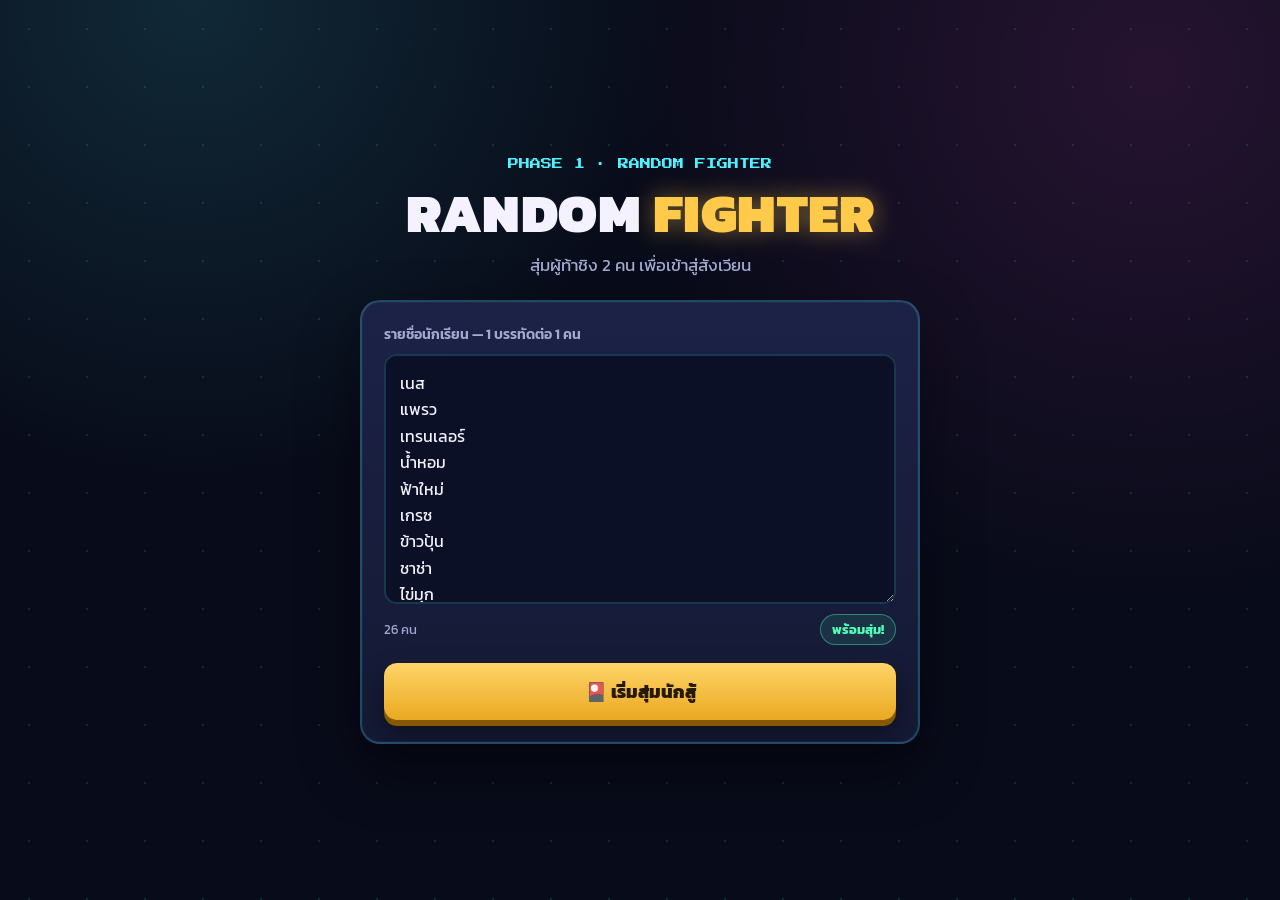
<file: random-fighter-phase-1.html>
<!doctype html>
<html lang="th">
<head>
  <meta charset="utf-8">
  <meta name="viewport" content="width=device-width, initial-scale=1">
  <title>Random Fighter — Phase 1 Stickman Foundation</title>
  <link rel="preconnect" href="https://fonts.googleapis.com">
  <link rel="preconnect" href="https://fonts.gstatic.com" crossorigin>
  <link href="https://fonts.googleapis.com/css2?family=Kanit:wght@400;500;600;700;800;900&family=Press+Start+2P&display=swap" rel="stylesheet">
  <style>
    :root {
      --bg: #080b19;
      --panel: #151a36;
      --panel-2: #1d2348;
      --ink: #f4f2ff;
      --muted: #a4a9cf;
      --cyan: #4cf3ff;
      --pink: #ff4fd8;
      --gold: #ffc94a;
      --mint: #52ffb8;
      --danger: #ff5d78;
    }

    * { box-sizing: border-box; }
    html, body { margin: 0; min-height: 100%; }
    body {
      min-height: 100vh;
      overflow-x: hidden;
      color: var(--ink);
      font-family: "Kanit", sans-serif;
      background:
        radial-gradient(circle at 15% 0%, rgba(76, 243, 255, .13), transparent 35%),
        radial-gradient(circle at 90% 8%, rgba(255, 79, 216, .12), transparent 38%),
        var(--bg);
    }

    button, textarea { font: inherit; }
    button { -webkit-tap-highlight-color: transparent; }
    .hidden { display: none !important; }
    .pixel { font-family: "Press Start 2P", monospace; }

    .stars, .stars::before {
      position: fixed;
      inset: 0;
      z-index: 0;
      pointer-events: none;
      content: "";
      background-image: radial-gradient(rgba(76, 243, 255, .48) 1px, transparent 1px);
      background-size: 58px 58px;
      opacity: .28;
      animation: drift 36s linear infinite;
    }
    .stars::before {
      background-image: radial-gradient(rgba(255, 79, 216, .44) 1px, transparent 1px);
      background-size: 91px 91px;
      animation-duration: 52s;
      animation-direction: reverse;
    }
    @keyframes drift { to { transform: translate(-58px, 58px); } }

    .screen {
      position: relative;
      z-index: 1;
      min-height: 100vh;
      padding: 28px 16px;
      display: flex;
      align-items: center;
      justify-content: center;
    }

    .content { width: min(100%, 820px); }
    .brand { margin-bottom: 22px; text-align: center; }
    .eyebrow {
      margin-bottom: 10px;
      color: var(--cyan);
      font-size: clamp(8px, 1.5vw, 11px);
      line-height: 1.6;
    }
    h1 {
      margin: 0;
      font-size: clamp(30px, 6vw, 54px);
      font-weight: 900;
      line-height: 1.08;
      letter-spacing: .5px;
    }
    h1 span { color: var(--gold); text-shadow: 0 0 24px rgba(255, 201, 74, .45); }
    .subtitle { margin: 10px auto 0; color: var(--muted); font-size: clamp(14px, 2vw, 17px); }

    .panel {
      width: min(100%, 560px);
      margin: 0 auto;
      padding: 22px;
      border: 2px solid rgba(76, 243, 255, .22);
      border-radius: 20px;
      background: linear-gradient(180deg, rgba(29, 35, 72, .97), rgba(21, 26, 54, .97));
      box-shadow: 0 24px 60px rgba(0, 0, 0, .42), inset 0 0 0 1px rgba(255,255,255,.03);
    }
    label { display: block; margin-bottom: 9px; color: var(--muted); font-size: 14px; font-weight: 600; }
    textarea {
      display: block;
      width: 100%;
      min-height: 250px;
      padding: 14px;
      resize: vertical;
      outline: 0;
      border: 2px solid rgba(76, 243, 255, .18);
      border-radius: 13px;
      color: var(--ink);
      background: #0c1026;
      line-height: 1.65;
    }
    textarea:focus { border-color: var(--cyan); box-shadow: 0 0 0 3px rgba(76, 243, 255, .08); }

    .count-row { display: flex; align-items: center; justify-content: space-between; gap: 12px; margin-top: 10px; color: var(--muted); font-size: 13px; }
    .pill { padding: 5px 11px; border: 1px solid rgba(82, 255, 184, .4); border-radius: 999px; color: var(--mint); background: rgba(82, 255, 184, .1); font-weight: 700; }
    .pill.warn { border-color: rgba(255, 93, 120, .45); color: var(--danger); background: rgba(255, 93, 120, .1); }

    .button {
      border: 0;
      border-radius: 13px;
      cursor: pointer;
      font-weight: 800;
      transition: transform .13s ease, filter .13s ease, opacity .13s ease;
    }
    .button:hover:not(:disabled) { filter: brightness(1.08); transform: translateY(-1px); }
    .button:active:not(:disabled) { transform: translateY(2px); }
    .button:disabled { cursor: not-allowed; opacity: .4; }
    .button-primary {
      width: 100%;
      margin-top: 18px;
      padding: 15px 18px;
      color: #251900;
      background: linear-gradient(#ffd568, #eaa821);
      box-shadow: 0 6px 0 #865800, 0 14px 28px rgba(0, 0, 0, .36);
      font-size: 18px;
    }
    .button-secondary { padding: 11px 16px; color: var(--ink); background: rgba(255,255,255,.08); border: 1px solid rgba(255,255,255,.14); }

    .draw-head { margin-bottom: 18px; text-align: center; }
    .draw-head h2 { margin: 0 0 6px; font-size: clamp(23px, 4vw, 34px); }
    .draw-status { min-height: 27px; margin: 0; color: var(--muted); font-size: 15px; }
    .draw-grid { display: grid; grid-template-columns: repeat(auto-fit, minmax(62px, 1fr)); gap: 9px; }

    .draw-card { aspect-ratio: 2 / 3; perspective: 700px; }
    .card-inner { position: relative; width: 100%; height: 100%; transform-style: preserve-3d; transition: transform .58s cubic-bezier(.25,.72,.3,1.25), opacity .35s ease, filter .35s ease; }
    .draw-card.flipped .card-inner { transform: rotateY(180deg); }
    .draw-card.dim .card-inner { opacity: .18; filter: grayscale(.85); }
    .card-face {
      position: absolute;
      inset: 0;
      display: flex;
      align-items: center;
      justify-content: center;
      overflow: hidden;
      border-radius: 9px;
      backface-visibility: hidden;
    }
    .card-back {
      border: 2px solid rgba(76, 243, 255, .36);
      background: repeating-linear-gradient(45deg, rgba(76,243,255,.08) 0 6px, transparent 6px 12px), linear-gradient(145deg, #202753, #0c1026);
      box-shadow: 0 5px 13px rgba(0,0,0,.38);
    }
    .card-back::after { content: "?"; color: rgba(76,243,255,.55); font: 14px "Press Start 2P", monospace; }
    .card-front { flex-direction: column; gap: 6px; padding: 5px; border: 2px solid var(--gold); background: linear-gradient(145deg, #34266e, #181337); transform: rotateY(180deg); box-shadow: 0 0 20px rgba(255,201,74,.45); }
    .card-front .star { font-size: 17px; }
    .card-name { width: 100%; overflow-wrap: anywhere; text-align: center; font-size: clamp(9px, 1.6vw, 12px); font-weight: 700; line-height: 1.2; }

    .selection-panel { margin-top: 22px; text-align: center; animation: rise .45s ease both; }
    @keyframes rise { from { opacity: 0; transform: translateY(12px); } }
    .selection-label { color: var(--cyan); font-size: 10px; line-height: 1.6; }
    .fighter-pair { display: grid; grid-template-columns: 1fr auto 1fr; align-items: center; gap: 16px; margin: 15px 0 18px; }
    .fighter-chip { min-width: 0; padding: 15px 10px; border: 2px solid rgba(255,255,255,.14); border-radius: 14px; background: rgba(255,255,255,.055); }
    .fighter-chip:first-child { border-color: rgba(76,243,255,.45); }
    .fighter-chip:last-child { border-color: rgba(255,79,216,.45); }
    .fighter-side { margin-bottom: 4px; color: var(--muted); font-size: 12px; }
    .fighter-name { overflow: hidden; text-overflow: ellipsis; font-size: clamp(18px, 3vw, 25px); font-weight: 800; white-space: nowrap; }
    .versus { color: var(--gold); font-size: clamp(18px, 3vw, 25px); text-shadow: 0 0 14px rgba(255,201,74,.5); }
    .checkpoint-note { margin: 0 0 12px; color: var(--muted); font-size: 13px; }
    .selection-actions { display: flex; justify-content: center; gap: 10px; flex-wrap: wrap; }
    .button-continue { padding: 12px 18px; color: #251900; background: linear-gradient(#ffd568, #eaa821); box-shadow: 0 4px 0 #865800; }
    .profession-content { width: min(100%, 1100px); }
    .profession-head { margin-bottom: 22px; text-align: center; }
    .profession-head h2 { margin: 0 0 6px; font-size: clamp(25px, 4vw, 38px); }
    .profession-grid { display: grid; grid-template-columns: 1fr auto 1fr; align-items: stretch; gap: 18px; }
    .fighter-select { min-width: 0; padding: 20px; border: 2px solid rgba(76,243,255,.35); border-radius: 20px; background: linear-gradient(180deg, rgba(29,35,72,.97), rgba(21,26,54,.97)); box-shadow: 0 20px 45px rgba(0,0,0,.34); }
    .fighter-select.side-b { border-color: rgba(255,79,216,.35); }
    .select-side { color: var(--muted); font-size: 11px; }
    .select-name { margin: 5px 0 15px; overflow-wrap: anywhere; font-size: clamp(23px,3.5vw,34px); font-weight: 900; }
    .profession-options { display: grid; gap: 9px; }
    .profession-button { display: grid; grid-template-columns: 38px 1fr 24px; align-items: center; gap: 9px; width: 100%; padding: 11px 12px; border: 2px solid rgba(255,255,255,.12); border-radius: 13px; color: var(--ink); background: rgba(255,255,255,.055); cursor: pointer; text-align: left; transition: border-color .15s ease, background .15s ease, transform .15s ease, opacity .15s ease; }
    .profession-button:hover:not(:disabled) { border-color: var(--cyan); transform: translateY(-1px); }
    .side-b .profession-button:hover:not(:disabled) { border-color: var(--pink); }
    .profession-button.selected { border-color: var(--gold); background: rgba(255,201,74,.14); box-shadow: inset 0 0 0 1px rgba(255,201,74,.2); }
    .profession-button:disabled { cursor: not-allowed; opacity: .27; filter: grayscale(.8); }
    .profession-button .job-icon { font-size: 27px; text-align: center; }
    .profession-button .job-name { font-size: clamp(13px,1.8vw,16px); font-weight: 700; line-height: 1.25; }
    .profession-button .job-check { color: var(--gold); font-size: 17px; text-align: center; }
    .select-versus { align-self: center; color: var(--gold); font-size: clamp(22px,3vw,34px); text-shadow: 0 0 18px rgba(255,201,74,.48); }
    .profession-footer { margin-top: 20px; text-align: center; }
    .profession-status { min-height: 27px; margin: 0 0 12px; color: var(--muted); font-size: 15px; }

    .arcade-screen { overflow: hidden; padding: 0; background: #050713; }
    .vs-stage, .result-stage { width: min(100%, 1180px); text-align: center; }
    .vs-stage { animation: vsEnter .45s cubic-bezier(.2,.8,.2,1) both; }
    @keyframes vsEnter { from { opacity: 0; transform: scale(1.12); } }
    .vs-title { margin: 0 0 26px; color: var(--gold); font-size: clamp(42px, 9vw, 100px); text-shadow: 5px 5px 0 #8a173f, 0 0 35px rgba(255,201,74,.48); }
    .vs-grid { display: grid; grid-template-columns: 1fr auto 1fr; align-items: center; gap: 24px; }
    .vs-fighter { min-width: 0; padding: 28px 20px; border: 3px solid var(--cyan); border-radius: 22px; background: linear-gradient(145deg, rgba(76,243,255,.13), rgba(21,26,54,.96)); transform: skewY(-2deg); }
    .vs-fighter.side-b { border-color: var(--pink); background: linear-gradient(215deg, rgba(255,79,216,.13), rgba(21,26,54,.96)); transform: skewY(2deg); }
    .vs-name { overflow-wrap: anywhere; font-size: clamp(30px, 5vw, 58px); font-weight: 900; line-height: 1.05; }
    .vs-job { margin-top: 12px; color: var(--gold); font-size: clamp(15px, 2.3vw, 24px); font-weight: 700; }
    .vs-mark { color: #fff; font-size: clamp(40px, 7vw, 78px); text-shadow: 0 0 22px var(--pink); }

    .battle-content { width: min(100%, 1280px); }
    .hud { display: grid; grid-template-columns: 1fr 100px 1fr; align-items: start; gap: 16px; margin-bottom: 16px; }
    .hud-side { min-width: 0; }
    .hud-side.right { text-align: right; }
    .hud-name { margin-bottom: 7px; overflow: hidden; text-overflow: ellipsis; font-size: clamp(18px, 3vw, 31px); font-weight: 900; white-space: nowrap; }
    .hp-shell { height: clamp(22px, 3.2vw, 34px); overflow: hidden; border: 4px solid #e9e6ff; background: #3f1431; box-shadow: 4px 4px 0 #000; }
    .hp-fill { width: 100%; height: 100%; background: linear-gradient(90deg, #31ed82, #b8ff52); transform-origin: left; transition: width .55s ease; }
    .right .hp-fill { margin-left: auto; transform-origin: right; }
    .timer-box { padding: 10px 4px; border: 4px solid var(--gold); color: var(--gold); background: #151a36; box-shadow: 4px 4px 0 #000; font-size: clamp(23px, 4vw, 36px); text-align: center; }
    .arena { position: relative; height: min(62vh, 570px); min-height: 330px; overflow: hidden; border: 4px solid #424a7c; background: linear-gradient(#172852 0 58%, #663b67 58% 61%, #1a1832 61%); box-shadow: 0 22px 60px #000; }
    .arena::before { position: absolute; inset: 0 0 39%; content: ""; background: repeating-linear-gradient(90deg, transparent 0 70px, rgba(255,255,255,.035) 70px 72px), linear-gradient(180deg, transparent, rgba(255,79,216,.15)); }
    .arena::after { position: absolute; inset: 61% 0 0; content: ""; background: repeating-linear-gradient(90deg, transparent 0 86px, rgba(255,201,74,.12) 86px 89px); transform: perspective(240px) rotateX(55deg); transform-origin: top; }
    #fightCanvas { position: absolute; inset: 0; z-index: 2; width: 100%; height: 100%; }
    .arena-label { position: absolute; inset: 42% 0 auto; z-index: 4; color: #fff; font-size: clamp(42px, 9vw, 100px); text-align: center; text-shadow: 6px 6px 0 #9b1b47, 0 0 28px #ff4fd8; pointer-events: none; }
    .battle-note { position: absolute; left: 50%; bottom: 2%; z-index: 4; width: max-content; max-width: 88%; padding: 7px 12px; border: 1px solid rgba(255,255,255,.15); border-radius: 999px; color: var(--muted); background: rgba(8,11,25,.82); font-size: 13px; transform: translateX(-50%); }
    .animation-lab { position: fixed; right: 12px; bottom: 12px; z-index: 20; width: min(360px, calc(100vw - 24px)); padding: 12px; border: 1px solid rgba(76,243,255,.45); border-radius: 14px; background: rgba(8,11,25,.94); box-shadow: 0 12px 40px #000; }
    .lab-title { margin-bottom: 8px; color: var(--cyan); font-size: 10px; }
    .lab-controls { display: flex; flex-wrap: wrap; gap: 6px; }
    .lab-controls button { padding: 6px 9px; border: 1px solid rgba(255,255,255,.18); border-radius: 8px; color: var(--ink); background: rgba(255,255,255,.08); cursor: pointer; }
    .lab-status { margin: 8px 0 0; color: var(--muted); font-size: 12px; }

    .result-kicker { color: var(--danger); font-size: clamp(11px,1.8vw,15px); }
    .result-title { margin: 18px 0 10px; color: #fff; font-size: clamp(38px, 7vw, 78px); line-height: 1.08; text-shadow: 4px 4px 0 #8a173f; }
    .result-copy { margin: 0 0 26px; color: var(--gold); font-size: clamp(20px,3vw,34px); font-weight: 800; }
    .result-jobs { margin-bottom: 24px; color: var(--muted); }
    .result-actions { display: flex; justify-content: center; gap: 12px; flex-wrap: wrap; }
    .button-next { padding: 14px 24px; color: #251900; background: linear-gradient(#ffd568,#eaa821); box-shadow: 0 5px 0 #865800; }

    @media (max-width: 560px) {
      .screen { align-items: flex-start; padding-top: 22px; }
      .panel { padding: 17px; }
      .draw-grid { grid-template-columns: repeat(auto-fit, minmax(48px, 1fr)); gap: 6px; }
      .fighter-pair { gap: 8px; }
      .fighter-chip { padding: 12px 7px; }
      .profession-grid { grid-template-columns: 1fr; }
      .select-versus { padding: 0; text-align: center; }
      .fighter-select { padding: 16px; }
      .vs-grid { grid-template-columns: 1fr; gap: 12px; }
      .vs-fighter { padding: 18px 14px; }
      .vs-mark { font-size: 28px; }
      .hud { grid-template-columns: 1fr 62px 1fr; gap: 7px; }
      .timer-box { border-width: 3px; }
      .arena { min-height: 390px; }
      .battle-note { font-size: 11px; }
    }
    @media (prefers-reduced-motion: reduce) {
      *, *::before, *::after { scroll-behavior: auto !important; animation-duration: .01ms !important; animation-iteration-count: 1 !important; transition-duration: .01ms !important; }
    }
  </style>
</head>
<body>
  <div class="stars" aria-hidden="true"></div>

  <main>
    <section class="screen" id="setupScreen">
      <div class="content">
        <header class="brand">
          <div class="eyebrow pixel">PHASE 1 · RANDOM FIGHTER</div>
          <h1>RANDOM <span>FIGHTER</span></h1>
          <p class="subtitle">สุ่มผู้ท้าชิง 2 คน เพื่อเข้าสู่สังเวียน</p>
        </header>

        <div class="panel">
          <label for="nameInput">รายชื่อนักเรียน — 1 บรรทัดต่อ 1 คน</label>
          <textarea id="nameInput" spellcheck="false" aria-describedby="countText"></textarea>
          <div class="count-row">
            <span id="countText">0 คน</span>
            <span class="pill warn" id="countPill">ต้องมีอย่างน้อย 2 คน</span>
          </div>
          <button class="button button-primary" id="startButton" type="button" disabled>🎴 เริ่มสุ่มนักสู้</button>
        </div>
      </div>
    </section>

    <section class="screen hidden" id="drawScreen" aria-live="polite">
      <div class="content">
        <header class="draw-head">
          <div class="eyebrow pixel">CARD DRAW</div>
          <h2>ใครจะได้เข้าสังเวียน?</h2>
          <p class="draw-status" id="drawStatus">กำลังเตรียมไพ่...</p>
        </header>
        <div class="draw-grid" id="drawGrid"></div>

        <div class="panel selection-panel hidden" id="selectionPanel">
          <div class="selection-label pixel">FIGHTERS SELECTED</div>
          <div class="fighter-pair">
            <div class="fighter-chip">
              <div class="fighter-side">FIGHTER A</div>
              <div class="fighter-name" id="fighterAName"></div>
            </div>
            <div class="versus pixel">VS</div>
            <div class="fighter-chip">
              <div class="fighter-side">FIGHTER B</div>
              <div class="fighter-name" id="fighterBName"></div>
            </div>
          </div>
          <p class="checkpoint-note">ผู้ท้าชิงพร้อมแล้ว — ขั้นต่อไปเลือกอาชีพให้ทั้งสองคน</p>
          <div class="selection-actions">
            <button class="button button-secondary" id="editNamesButton" type="button">← กลับไปแก้รายชื่อ</button>
            <button class="button button-continue" id="chooseProfessionsButton" type="button">เลือกอาชีพ →</button>
          </div>
        </div>
      </div>
    </section>
    <section class="screen hidden" id="professionScreen" aria-live="polite">
      <div class="profession-content">
        <header class="profession-head">
          <div class="eyebrow pixel">CHARACTER SELECT</div>
          <h2>เลือกอาชีพนักสู้</h2>
          <p class="draw-status">เลือกฝั่งไหนก่อนก็ได้ · อาชีพห้ามซ้ำกัน</p>
        </header>
        <div class="profession-grid">
          <article class="fighter-select side-a">
            <div class="select-side pixel">FIGHTER A</div>
            <div class="select-name" id="professionAName"></div>
            <div class="profession-options" id="professionAOptions"></div>
          </article>
          <div class="select-versus pixel">VS</div>
          <article class="fighter-select side-b">
            <div class="select-side pixel">FIGHTER B</div>
            <div class="select-name" id="professionBName"></div>
            <div class="profession-options" id="professionBOptions"></div>
          </article>
        </div>
        <footer class="profession-footer">
          <p class="profession-status" id="professionStatus">เลือกอาชีพให้ Fighter A และ Fighter B</p>
          <p class="checkpoint-note hidden" id="professionComplete">อาชีพพร้อมแล้ว — เข้าสู่สังเวียนได้เลย</p>
          <button class="button button-secondary" id="backToDrawButton" type="button">← กลับไปหน้าผู้ท้าชิง</button>
          <button class="button button-continue" id="enterArenaButton" type="button" disabled>เข้าสู่สังเวียน →</button>
        </footer>
      </div>
    </section>

    <section class="screen arcade-screen hidden" id="vsScreen" aria-live="assertive">
      <div class="vs-stage">
        <div class="vs-title pixel">BATTLE</div>
        <div class="vs-grid">
          <article class="vs-fighter"><div class="vs-name" id="vsAName"></div><div class="vs-job" id="vsAJob"></div></article>
          <div class="vs-mark pixel">VS</div>
          <article class="vs-fighter side-b"><div class="vs-name" id="vsBName"></div><div class="vs-job" id="vsBJob"></div></article>
        </div>
      </div>
    </section>

    <section class="screen arcade-screen hidden" id="battleScreen" aria-live="assertive">
      <div class="battle-content">
        <div class="hud">
          <div class="hud-side"><div class="hud-name" id="hudAName"></div><div class="hp-shell"><div class="hp-fill" id="hpA"></div></div></div>
          <div class="timer-box pixel" id="battleTimer">03</div>
          <div class="hud-side right"><div class="hud-name" id="hudBName"></div><div class="hp-shell"><div class="hp-fill" id="hpB"></div></div></div>
        </div>
        <div class="arena">
          <div class="arena-label pixel" id="arenaLabel">FIGHT!</div>
          <canvas id="fightCanvas" aria-label="สนามแสดงแอนิเมชันนักสู้สองคน"></canvas>
          <div class="battle-note">Phase 1 · Procedural Stickman Animation Foundation</div>
        </div>
      </div>
    </section>

    <section class="screen arcade-screen hidden" id="resultScreen" aria-live="assertive">
      <div class="result-stage">
        <div class="result-kicker pixel">TIME! · ROUND RESULT</div>
        <h2 class="result-title"><span id="loserName"></span> แพ้!</h2>
        <p class="result-copy">ถึงเวลาตอบโจทย์</p>
        <p class="result-jobs" id="resultSummary"></p>
        <div class="result-actions">
          <button class="button button-secondary" id="resultEditButton" type="button">แก้รายชื่อ</button>
          <button class="button button-next" id="nextRoundButton" type="button">สุ่มรอบใหม่ →</button>
        </div>
      </div>
    </section>
  </main>

  <script>
    "use strict";

    const DEFAULT_NAMES = [
      "เนส", "แพรว", "เทรนเลอร์", "น้ำหอม", "ฟ้าใหม่", "เกรซ", "ข้าวปุ้น",
      "ชาช่า", "ไข่มุก", "กัปตัน", "ปอร์โต้", "ปาล์ม", "นาวา", "หมอก",
      "ชีตาร์", "โฟโต้", "น้ำมนต์", "ชิวชิว", "ไม้", "บิงโก", "วิน",
      "คาร์ริค", "โฟกัส", "จัก", "ดราก้อน", "ออฟ"
    ];
    const PROFESSIONS = Object.freeze([
      Object.freeze({ id: "takraw", icon: "🥋", name: "นักเตะตะกร้อสายฟ้า" }),
      Object.freeze({ id: "somtam", icon: "🌶️", name: "แม่ค้าส้มตำมือเพชฌฆาต" }),
      Object.freeze({ id: "lottery", icon: "🎰", name: "ป้าใบ้หวยสายมู" }),
      Object.freeze({ id: "student", icon: "📚", name: "นักเรียนสายลืมการบ้าน" })
    ]);

    const elements = {
      setupScreen: document.querySelector("#setupScreen"),
      drawScreen: document.querySelector("#drawScreen"),
      professionScreen: document.querySelector("#professionScreen"),
      vsScreen: document.querySelector("#vsScreen"),
      battleScreen: document.querySelector("#battleScreen"),
      resultScreen: document.querySelector("#resultScreen"),
      nameInput: document.querySelector("#nameInput"),
      countText: document.querySelector("#countText"),
      countPill: document.querySelector("#countPill"),
      startButton: document.querySelector("#startButton"),
      drawStatus: document.querySelector("#drawStatus"),
      drawGrid: document.querySelector("#drawGrid"),
      selectionPanel: document.querySelector("#selectionPanel"),
      fighterAName: document.querySelector("#fighterAName"),
      fighterBName: document.querySelector("#fighterBName"),
      editNamesButton: document.querySelector("#editNamesButton"),
      chooseProfessionsButton: document.querySelector("#chooseProfessionsButton"),
      professionAName: document.querySelector("#professionAName"),
      professionBName: document.querySelector("#professionBName"),
      professionAOptions: document.querySelector("#professionAOptions"),
      professionBOptions: document.querySelector("#professionBOptions"),
      professionStatus: document.querySelector("#professionStatus"),
      professionComplete: document.querySelector("#professionComplete"),
      backToDrawButton: document.querySelector("#backToDrawButton"),
      enterArenaButton: document.querySelector("#enterArenaButton"),
      vsAName: document.querySelector("#vsAName"), vsBName: document.querySelector("#vsBName"),
      vsAJob: document.querySelector("#vsAJob"), vsBJob: document.querySelector("#vsBJob"),
      hudAName: document.querySelector("#hudAName"), hudBName: document.querySelector("#hudBName"),
      hpA: document.querySelector("#hpA"), hpB: document.querySelector("#hpB"),
      battleTimer: document.querySelector("#battleTimer"), arenaLabel: document.querySelector("#arenaLabel"),
      fightCanvas: document.querySelector("#fightCanvas"),
      loserName: document.querySelector("#loserName"), resultSummary: document.querySelector("#resultSummary"),
      nextRoundButton: document.querySelector("#nextRoundButton"), resultEditButton: document.querySelector("#resultEditButton")
    };

    const appState = {
      phase: "setup",
      studentPool: [],
      round: null,
      lastRosterText: "",
      battleRunId: 0
    };

    const wait = milliseconds => new Promise(resolve => window.setTimeout(resolve, milliseconds));

    // Phase 1 animation is presentation-only. It never reads or writes lockedLoserId.
    const RAD = Math.PI / 180;
    const POSES = Object.freeze({
      idleA: { rootX:0, rootY:0, torso:-4, head:2, shoulderL:220, elbowL:250, shoulderR:135, elbowR:105, hipL:192, kneeL:174, hipR:168, kneeR:186 },
      idleB: { rootX:0, rootY:-.012, torso:3, head:-2, shoulderL:225, elbowL:255, shoulderR:128, elbowR:98, hipL:190, kneeL:172, hipR:166, kneeR:188 },
      brace: { rootX:-.01, rootY:.035, torso:-9, head:5, shoulderL:232, elbowL:272, shoulderR:118, elbowR:78, hipL:202, kneeL:170, hipR:160, kneeR:190 },
      block: { rootX:-.035, rootY:.02, torso:-14, head:-3, shoulderL:145, elbowL:105, shoulderR:112, elbowR:72, hipL:200, kneeL:168, hipR:158, kneeR:193 },
      hit: { rootX:-.075, rootY:.025, torso:-25, head:-18, shoulderL:245, elbowL:268, shoulderR:70, elbowR:48, hipL:210, kneeL:175, hipR:154, kneeR:196 },
      lean: { rootX:-.025, rootY:.01, torso:-34, head:-12, shoulderL:220, elbowL:250, shoulderR:142, elbowR:112, hipL:204, kneeL:176, hipR:158, kneeR:192 },
      crouch: { rootX:-.02, rootY:.15, torso:8, head:-3, shoulderL:228, elbowL:258, shoulderR:132, elbowR:102, hipL:232, kneeL:145, hipR:128, kneeR:215 },
      jumpPrep: { rootX:0, rootY:.13, torso:5, head:0, shoulderL:205, elbowL:236, shoulderR:155, elbowR:124, hipL:225, kneeL:142, hipR:135, kneeR:218 },
      jump: { rootX:0, rootY:-.24, torso:-2, head:2, shoulderL:250, elbowL:280, shoulderR:110, elbowR:80, hipL:238, kneeL:150, hipR:122, kneeR:210 },
      fall: { rootX:-.09, rootY:.12, torso:-67, head:-22, shoulderL:250, elbowL:285, shoulderR:82, elbowR:45, hipL:238, kneeL:170, hipR:112, kneeR:205 },
      down: { rootX:-.12, rootY:.58, torso:-88, head:-8, shoulderL:265, elbowL:300, shoulderR:92, elbowR:55, hipL:255, kneeL:184, hipR:104, kneeR:196 },
      rise: { rootX:-.04, rootY:.18, torso:-25, head:8, shoulderL:188, elbowL:155, shoulderR:118, elbowR:82, hipL:232, kneeL:152, hipR:138, kneeR:205 },
      victory: { rootX:0, rootY:-.01, torso:0, head:0, shoulderL:220, elbowL:255, shoulderR:42, elbowR:18, hipL:194, kneeL:174, hipR:166, kneeR:188 },
      lose: { rootX:-.02, rootY:.14, torso:17, head:18, shoulderL:252, elbowL:278, shoulderR:108, elbowR:82, hipL:225, kneeL:150, hipR:135, kneeR:212 }
    });
    const copyPose = pose => ({ ...pose });
    const mixPose = (a, b, t) => Object.fromEntries(Object.keys(a).map(key => [key, a[key] + (b[key] - a[key]) * t]));
    const ease = t => t < .5 ? 4*t*t*t : 1 - Math.pow(-2*t+2,3)/2;
    const CLIPS = Object.freeze({
      idle: [{p:"idleA",d:700},{p:"idleB",d:700},{p:"idleA",d:700}],
      hit: [{p:"hit",d:150},{p:"brace",d:260},{p:"idleA",d:360}],
      block: [{p:"block",d:210},{p:"block",d:260},{p:"brace",d:180},{p:"idleA",d:320}],
      lean: [{p:"lean",d:230},{p:"lean",d:250},{p:"idleA",d:360}],
      crouch: [{p:"crouch",d:210},{p:"crouch",d:270},{p:"idleA",d:360}],
      jump: [{p:"jumpPrep",d:220},{p:"jump",d:310},{p:"jump",d:170},{p:"jumpPrep",d:260},{p:"idleA",d:300}],
      knockdown: [{p:"hit",d:130},{p:"fall",d:330},{p:"down",d:300},{p:"down",d:450}],
      getup: [{p:"rise",d:430},{p:"crouch",d:340},{p:"brace",d:300},{p:"idleA",d:350}],
      victory: [{p:"brace",d:250},{p:"victory",d:380},{p:"victory",d:900}],
      lose: [{p:"hit",d:180},{p:"lose",d:520},{p:"lose",d:900}]
    });

    class FighterAnimator {
      constructor(side) { this.side=side; this.pose=copyPose(POSES.idleA); this.from=copyPose(this.pose); this.clip="idle"; this.frame=0; this.elapsed=0; this.loop=true; }
      play(name, loop=false) { this.clip=name; this.frame=0; this.elapsed=0; this.from=copyPose(this.pose); this.loop=loop; }
      update(dt) {
        const frames=CLIPS[this.clip]; if(!frames) return;
        let frame=frames[this.frame]; this.elapsed+=dt;
        while(this.elapsed>=frame.d){ this.pose=copyPose(POSES[frame.p]); this.elapsed-=frame.d; this.from=copyPose(this.pose); this.frame++;
          if(this.frame>=frames.length){ if(this.loop){this.frame=0;} else {this.play("idle",true); return;} } frame=frames[this.frame]; }
        this.pose=mixPose(this.from,POSES[frame.p],ease(Math.min(1,this.elapsed/frame.d)));
      }
    }

    class StickmanStage {
      constructor(canvas){ this.canvas=canvas; this.ctx=canvas.getContext("2d"); this.a=new FighterAnimator("a"); this.b=new FighterAnimator("b"); this.running=false; this.guides=false; this.last=0; this.resize=()=>this.fit(); window.addEventListener("resize",this.resize); }
      fit(){ const r=this.canvas.getBoundingClientRect(),d=Math.min(2,window.devicePixelRatio||1); this.canvas.width=Math.max(1,Math.round(r.width*d)); this.canvas.height=Math.max(1,Math.round(r.height*d)); this.ctx.setTransform(d,0,0,d,0,0); this.w=r.width; this.h=r.height; }
      start(){ if(this.running)return; this.running=true; this.fit(); this.last=performance.now(); requestAnimationFrame(t=>this.tick(t)); }
      stop(){this.running=false;}
      tick(now){ if(!this.running)return; const dt=Math.min(50,now-this.last); this.last=now; this.a.update(dt); this.b.update(dt); this.draw(); requestAnimationFrame(t=>this.tick(t)); }
      play(side,name,loop=false){(side==="a"?this.a:this.b).play(name,loop);}
      point(origin,len,angle,facing){ const a=(facing===1?angle:-angle)*RAD; return{x:origin.x+Math.sin(a)*len,y:origin.y-Math.cos(a)*len}; }
      fighter(anim,x,ground,facing,color){
        const c=this.ctx,p=anim.pose,s=Math.min(this.w/4.5,this.h/2.65), root={x:x+p.rootX*s*facing,y:ground-.72*s+p.rootY*s};
        const neck=this.point(root,.48*s,p.torso,facing), head=this.point(neck,.17*s,p.head+p.torso,facing), shoulder={x:neck.x,y:neck.y+.08*s}, hipL={x:root.x-.08*s*facing,y:root.y},hipR={x:root.x+.08*s*facing,y:root.y};
        const elbowL=this.point(shoulder,.3*s,p.shoulderL,facing),handL=this.point(elbowL,.28*s,p.elbowL,facing),elbowR=this.point(shoulder,.3*s,p.shoulderR,facing),handR=this.point(elbowR,.28*s,p.elbowR,facing);
        const kneeL=this.point(hipL,.38*s,p.hipL,facing),footL=this.point(kneeL,.38*s,p.kneeL,facing),kneeR=this.point(hipR,.38*s,p.hipR,facing),footR=this.point(kneeR,.38*s,p.kneeR,facing);
        c.save(); c.lineCap="round"; c.lineJoin="round"; c.strokeStyle="rgba(0,0,0,.35)"; c.lineWidth=.19*s; c.beginPath(); c.ellipse(root.x,ground+.02*s,.42*s,.09*s,0,0,Math.PI*2); c.stroke();
        const limb=(a,b,w=.105)=>{c.strokeStyle="#101425";c.lineWidth=w*s+.07*s;c.beginPath();c.moveTo(a.x,a.y);c.lineTo(b.x,b.y);c.stroke();c.strokeStyle=color;c.lineWidth=w*s;c.beginPath();c.moveTo(a.x,a.y);c.lineTo(b.x,b.y);c.stroke();};
        limb(hipL,kneeL,.13);limb(kneeL,footL,.115);limb(hipR,kneeR,.13);limb(kneeR,footR,.115); limb(root,neck,.2); limb(shoulder,elbowL,.12);limb(elbowL,handL,.105);limb(shoulder,elbowR,.12);limb(elbowR,handR,.105);
        c.fillStyle="#f4e3c1";c.strokeStyle="#101425";c.lineWidth=.055*s;c.beginPath();c.arc(head.x,head.y,.16*s,0,Math.PI*2);c.fill();c.stroke();
        [handL,handR].forEach(q=>{c.fillStyle=color;c.beginPath();c.arc(q.x,q.y,.07*s,0,Math.PI*2);c.fill();});
        [footL,footR].forEach(q=>{c.strokeStyle="#101425";c.lineWidth=.11*s;c.beginPath();c.moveTo(q.x-.03*s*facing,q.y);c.lineTo(q.x+.15*s*facing,q.y);c.stroke();});
        if(this.guides){c.fillStyle="#fff";[root,neck,head,elbowL,handL,elbowR,handR,kneeL,footL,kneeR,footR].forEach(q=>{c.beginPath();c.arc(q.x,q.y,3,0,Math.PI*2);c.fill();});}
        c.restore();
      }
      draw(){ const c=this.ctx;c.clearRect(0,0,this.w,this.h);const ground=this.h*.78;if(this.guides){c.strokeStyle="rgba(255,255,255,.25)";c.setLineDash([8,8]);c.beginPath();c.moveTo(0,ground);c.lineTo(this.w,ground);c.stroke();c.setLineDash([]);} this.fighter(this.a,this.w*.29,ground,1,"#4cf3ff");this.fighter(this.b,this.w*.71,ground,-1,"#ff4fd8"); }
    }
    const stickmanStage = new StickmanStage(elements.fightCanvas);

    function parseStudentNames(rawText) {
      return rawText.split("\n").map(name => name.trim()).filter(Boolean);
    }

    function makeStudentPool(names) {
      return names.map((name, index) => Object.freeze({ id: `student-${index}`, name }));
    }

    function sampleTwoDistinct(students) {
      const firstIndex = Math.floor(Math.random() * students.length);
      let secondIndex = Math.floor(Math.random() * (students.length - 1));
      if (secondIndex >= firstIndex) secondIndex += 1;
      return [students[firstIndex], students[secondIndex]];
    }

    function createLockedRound(students) {
      const fighters = sampleTwoDistinct(students);
      const loserIndex = Math.random() < .5 ? 0 : 1;

      return Object.freeze({
        fighters: Object.freeze([...fighters]),
        lockedLoserId: fighters[loserIndex].id,
        professions: { fighterA: null, fighterB: null }
      });
    }

    function setScreen(screenName) {
      elements.setupScreen.classList.toggle("hidden", screenName !== "setup");
      elements.drawScreen.classList.toggle("hidden", screenName !== "draw");
      elements.professionScreen.classList.toggle("hidden", screenName !== "profession");
      elements.vsScreen.classList.toggle("hidden", screenName !== "vs");
      elements.battleScreen.classList.toggle("hidden", screenName !== "battle");
      elements.resultScreen.classList.toggle("hidden", screenName !== "result");
      appState.phase = screenName;
    }
    function professionById(professionId) {
      return PROFESSIONS.find(profession => profession.id === professionId) || null;
    }
    function createProfessionButton(profession, side) {
      const selectedHere = appState.round?.professions[side] === profession.id;
      const otherSide = side === "fighterA" ? "fighterB" : "fighterA";
      const selectedByOpponent = appState.round?.professions[otherSide] === profession.id;
      const button = document.createElement("button");
      button.type = "button";
      button.className = `profession-button${selectedHere ? " selected" : ""}`;
      button.disabled = selectedByOpponent;
      button.dataset.professionId = profession.id;
      button.setAttribute("aria-pressed", String(selectedHere));
      const icon = document.createElement("span");
      icon.className = "job-icon";
      icon.textContent = profession.icon;
      const name = document.createElement("span");
      name.className = "job-name";
      name.textContent = profession.name;
      const check = document.createElement("span");
      check.className = "job-check";
      check.textContent = selectedHere ? "✓" : selectedByOpponent ? "×" : "";
      button.append(icon, name, check);
      button.addEventListener("click", () => selectProfession(side, profession.id));
      return button;
    }
    function renderProfessionSelection() {
      if (!appState.round) return;
      elements.professionAName.textContent = appState.round.fighters[0].name;
      elements.professionBName.textContent = appState.round.fighters[1].name;
      elements.professionAOptions.replaceChildren(...PROFESSIONS.map(job => createProfessionButton(job, "fighterA")));
      elements.professionBOptions.replaceChildren(...PROFESSIONS.map(job => createProfessionButton(job, "fighterB")));
      const chosenA = professionById(appState.round.professions.fighterA);
      const chosenB = professionById(appState.round.professions.fighterB);
      const complete = Boolean(chosenA && chosenB);
      elements.professionStatus.textContent = complete
        ? `${appState.round.fighters[0].name}: ${chosenA.icon} ${chosenA.name} · ${appState.round.fighters[1].name}: ${chosenB.icon} ${chosenB.name}`
        : chosenA || chosenB ? "เลือกอาชีพให้อีกฝั่งเพื่อเข้าสู่สังเวียน" : "เลือกอาชีพให้ Fighter A และ Fighter B";
      elements.professionComplete.classList.toggle("hidden", !complete);
      elements.enterArenaButton.disabled = !complete;
    }
    function selectProfession(side, professionId) {
      if (appState.phase !== "profession" || !appState.round) return;
      const otherSide = side === "fighterA" ? "fighterB" : "fighterA";
      if (appState.round.professions[otherSide] === professionId) return;
      appState.round.professions[side] = professionId;
      renderProfessionSelection();
    }
    function openProfessionSelection() {
      if (!appState.round) return;
      renderProfessionSelection();
      setScreen("profession");
      window.scrollTo({ top: 0, behavior: "smooth" });
    }
    function returnToDraw() {
      if (!appState.round) return;
      setScreen("draw");
      elements.selectionPanel.scrollIntoView({ behavior: "smooth", block: "nearest" });
    }

    async function playPhaseOneBattle() {
      if (!appState.round) return;
      const runId = ++appState.battleRunId;
      const [fighterA, fighterB] = appState.round.fighters;
      const jobA = professionById(appState.round.professions.fighterA);
      const jobB = professionById(appState.round.professions.fighterB);
      if (!jobA || !jobB) return;

      elements.vsAName.textContent = fighterA.name;
      elements.vsBName.textContent = fighterB.name;
      elements.vsAJob.textContent = `${jobA.icon} ${jobA.name}`;
      elements.vsBJob.textContent = `${jobB.icon} ${jobB.name}`;
      setScreen("vs");
      await wait(1800);
      if (appState.phase !== "vs") return;

      elements.hudAName.textContent = fighterA.name;
      elements.hudBName.textContent = fighterB.name;
      elements.hpA.style.width = "100%";
      elements.hpB.style.width = "100%";
      elements.battleTimer.textContent = "10";
      elements.arenaLabel.textContent = "FIGHT!";
      elements.arenaLabel.classList.remove("hidden");
      setScreen("battle");
      stickmanStage.a.play("idle", true);
      stickmanStage.b.play("idle", true);
      stickmanStage.start();
      await wait(700);
      if (runId !== appState.battleRunId || appState.phase !== "battle") return;
      elements.arenaLabel.classList.add("hidden");

      const loserIsA = appState.round.lockedLoserId === fighterA.id;
      const hpAEnd = loserIsA ? 44 : 56;
      const hpBEnd = loserIsA ? 56 : 44;
      const showcase = [
        ["block","hit"], ["lean","idle"], ["crouch","hit"], ["jump","block"],
        ["hit","lean"], ["block","crouch"], ["knockdown","victory"], ["getup","idle"],
        ["hit","block"], ["idle","idle"]
      ];
      for (let second = 10; second > 0; second -= 1) {
        if (runId !== appState.battleRunId || appState.phase !== "battle") return;
        elements.battleTimer.textContent = String(second).padStart(2, "0");
        const [actionA, actionB] = showcase[10-second];
        stickmanStage.play("a", actionA, actionA === "idle");
        stickmanStage.play("b", actionB, actionB === "idle");
        const progress = (11 - second) / 10;
        elements.hpA.style.width = `${100 - (100 - hpAEnd) * progress}%`;
        elements.hpB.style.width = `${100 - (100 - hpBEnd) * progress}%`;
        await wait(1000);
      }
      if (runId !== appState.battleRunId || appState.phase !== "battle") return;
      elements.battleTimer.textContent = "00";
      elements.arenaLabel.textContent = "TIME!";
      elements.arenaLabel.classList.remove("hidden");
      stickmanStage.play(loserIsA ? "a" : "b", "lose");
      stickmanStage.play(loserIsA ? "b" : "a", "victory");
      await wait(1700);
      if (runId !== appState.battleRunId || appState.phase !== "battle") return;
      showResult();
    }

    function showResult() {
      if (!appState.round) return;
      const loser = appState.round.fighters.find(fighter => fighter.id === appState.round.lockedLoserId);
      const jobA = professionById(appState.round.professions.fighterA);
      const jobB = professionById(appState.round.professions.fighterB);
      elements.loserName.textContent = loser?.name || "ผู้ท้าชิง";
      elements.resultSummary.textContent = `${appState.round.fighters[0].name} ${jobA?.icon || ""}  VS  ${appState.round.fighters[1].name} ${jobB?.icon || ""}`;
      stickmanStage.stop();
      setScreen("result");
    }

    async function startNextRound() {
      if (!appState.studentPool.length) returnToSetup();
      appState.round = createLockedRound(appState.studentPool);
      elements.selectionPanel.classList.add("hidden");
      elements.drawStatus.textContent = "กำลังเตรียมไพ่...";
      renderCardGrid(appState.studentPool);
      setScreen("draw");
      await wait(350);
      await revealFighters(appState.round);
    }

    function updateRosterValidation() {
      appState.lastRosterText = elements.nameInput.value;
      const count = parseStudentNames(elements.nameInput.value).length;
      const isReady = count >= 2;
      elements.countText.textContent = `${count} คน`;
      elements.countPill.textContent = isReady ? "พร้อมสุ่ม!" : "ต้องมีอย่างน้อย 2 คน";
      elements.countPill.classList.toggle("warn", !isReady);
      elements.startButton.disabled = !isReady || appState.phase !== "setup";
    }

    function createCard(student) {
      const card = document.createElement("div");
      card.className = "draw-card";
      card.dataset.studentId = student.id;

      const inner = document.createElement("div");
      inner.className = "card-inner";
      const back = document.createElement("div");
      back.className = "card-face card-back";
      const front = document.createElement("div");
      front.className = "card-face card-front";
      const star = document.createElement("div");
      star.className = "star";
      star.textContent = "⭐";
      const name = document.createElement("div");
      name.className = "card-name";
      name.textContent = student.name;

      front.append(star, name);
      inner.append(back, front);
      card.append(inner);
      return card;
    }

    function renderCardGrid(students) {
      elements.drawGrid.replaceChildren(...students.map(createCard));
    }

    async function revealFighters(round) {
      const selectedIds = new Set(round.fighters.map(fighter => fighter.id));

      for (let index = 0; index < round.fighters.length; index += 1) {
        const fighter = round.fighters[index];
        elements.drawStatus.textContent = `เปิดไพ่ใบที่ ${index + 1} จาก 2...`;
        await wait(700);
        const card = elements.drawGrid.querySelector(`[data-student-id="${fighter.id}"]`);
        card?.classList.add("flipped");
      }

      elements.drawStatus.textContent = "ได้ผู้ท้าชิงครบ 2 คนแล้ว!";
      await wait(700);

      elements.drawGrid.querySelectorAll(".draw-card").forEach(card => {
        if (!selectedIds.has(card.dataset.studentId)) card.classList.add("dim");
      });

      await wait(500);
      elements.fighterAName.textContent = round.fighters[0].name;
      elements.fighterBName.textContent = round.fighters[1].name;
      elements.selectionPanel.classList.remove("hidden");
      elements.selectionPanel.scrollIntoView({ behavior: "smooth", block: "nearest" });
    }

    async function startRound() {
      if (appState.phase !== "setup") return;
      const names = parseStudentNames(elements.nameInput.value);
      if (names.length < 2) return;

      elements.startButton.disabled = true;
      appState.studentPool = makeStudentPool(names);
      appState.round = createLockedRound(appState.studentPool);

      elements.selectionPanel.classList.add("hidden");
      elements.drawStatus.textContent = "กำลังเตรียมไพ่...";
      renderCardGrid(appState.studentPool);
      setScreen("draw");
      await wait(350);
      await revealFighters(appState.round);
    }

    function returnToSetup() {
      appState.battleRunId += 1;
      stickmanStage.stop();
      appState.studentPool = [];
      appState.round = null;
      elements.drawGrid.replaceChildren();
      elements.selectionPanel.classList.add("hidden");
      setScreen("setup");
      updateRosterValidation();
    }

    elements.nameInput.value = DEFAULT_NAMES.join("\n");
    elements.nameInput.addEventListener("input", updateRosterValidation);
    elements.nameInput.addEventListener("change", updateRosterValidation);
    elements.nameInput.addEventListener("blur", updateRosterValidation);
    elements.nameInput.addEventListener("paste", () => {
      window.setTimeout(updateRosterValidation, 0);
    });
    document.addEventListener("visibilitychange", () => {
      if (!document.hidden && appState.phase === "setup") updateRosterValidation();
    });
    elements.startButton.addEventListener("click", startRound);
    elements.editNamesButton.addEventListener("click", returnToSetup);
    elements.chooseProfessionsButton.addEventListener("click", openProfessionSelection);
    elements.backToDrawButton.addEventListener("click", returnToDraw);
    elements.enterArenaButton.addEventListener("click", playPhaseOneBattle);
    elements.nextRoundButton.addEventListener("click", startNextRound);
    elements.resultEditButton.addEventListener("click", returnToSetup);
    updateRosterValidation();

    function runPhaseOneInvariants() {
      const required = ["idle","hit","block","lean","crouch","jump","knockdown","getup","victory","lose"];
      const missingClips = required.filter(name => !CLIPS[name]);
      const missingPoses = Object.values(CLIPS).flat().map(frame => frame.p).filter(name => !POSES[name]);
      const numericPoses = Object.entries(POSES).every(([,pose]) => Object.values(pose).every(Number.isFinite));
      const outcomeFields = Object.keys(CLIPS).some(name => /loser|winner|damage|hp|hitbox/i.test(name));
      const passed = !missingClips.length && !missingPoses.length && numericPoses && !outcomeFields;
      console.info("Phase 1 invariant check", { passed, missingClips, missingPoses, numericPoses, outcomeIsolated: !outcomeFields });
      return passed;
    }
    runPhaseOneInvariants();

    if (new URLSearchParams(location.search).get("lab") === "1") {
      const lab = document.createElement("aside");
      lab.className = "animation-lab";
      lab.innerHTML = '<div class="lab-title pixel">ANIMATION LAB</div><div class="lab-controls"></div><p class="lab-status">เลือกท่าเพื่อทดสอบ Fighter A · กด G เพื่อเปิด joints</p>';
      const controls = lab.querySelector(".lab-controls");
      Object.keys(CLIPS).forEach(name => {
        const button=document.createElement("button"); button.type="button"; button.textContent=name;
        button.addEventListener("click",()=>{stickmanStage.play("a",name,name==="idle");lab.querySelector(".lab-status").textContent=`Fighter A: ${name} · joints ${stickmanStage.guides?"ON":"OFF"}`;}); controls.append(button);
      });
      const guide=document.createElement("button");guide.type="button";guide.textContent="joints";guide.addEventListener("click",()=>{stickmanStage.guides=!stickmanStage.guides;});controls.append(guide);
      document.body.append(lab);
      document.addEventListener("keydown",event=>{if(event.key.toLowerCase()==="g")stickmanStage.guides=!stickmanStage.guides;});
    }

    // Some iOS file previews update a textarea after Paste without dispatching
    // the usual input event. Keep the setup UI synced with the actual value.
    window.setInterval(() => {
      if (appState.phase === "setup" && elements.nameInput.value !== appState.lastRosterText) {
        updateRosterValidation();
      }
    }, 250);
  </script>
</body>
</html>
</file>
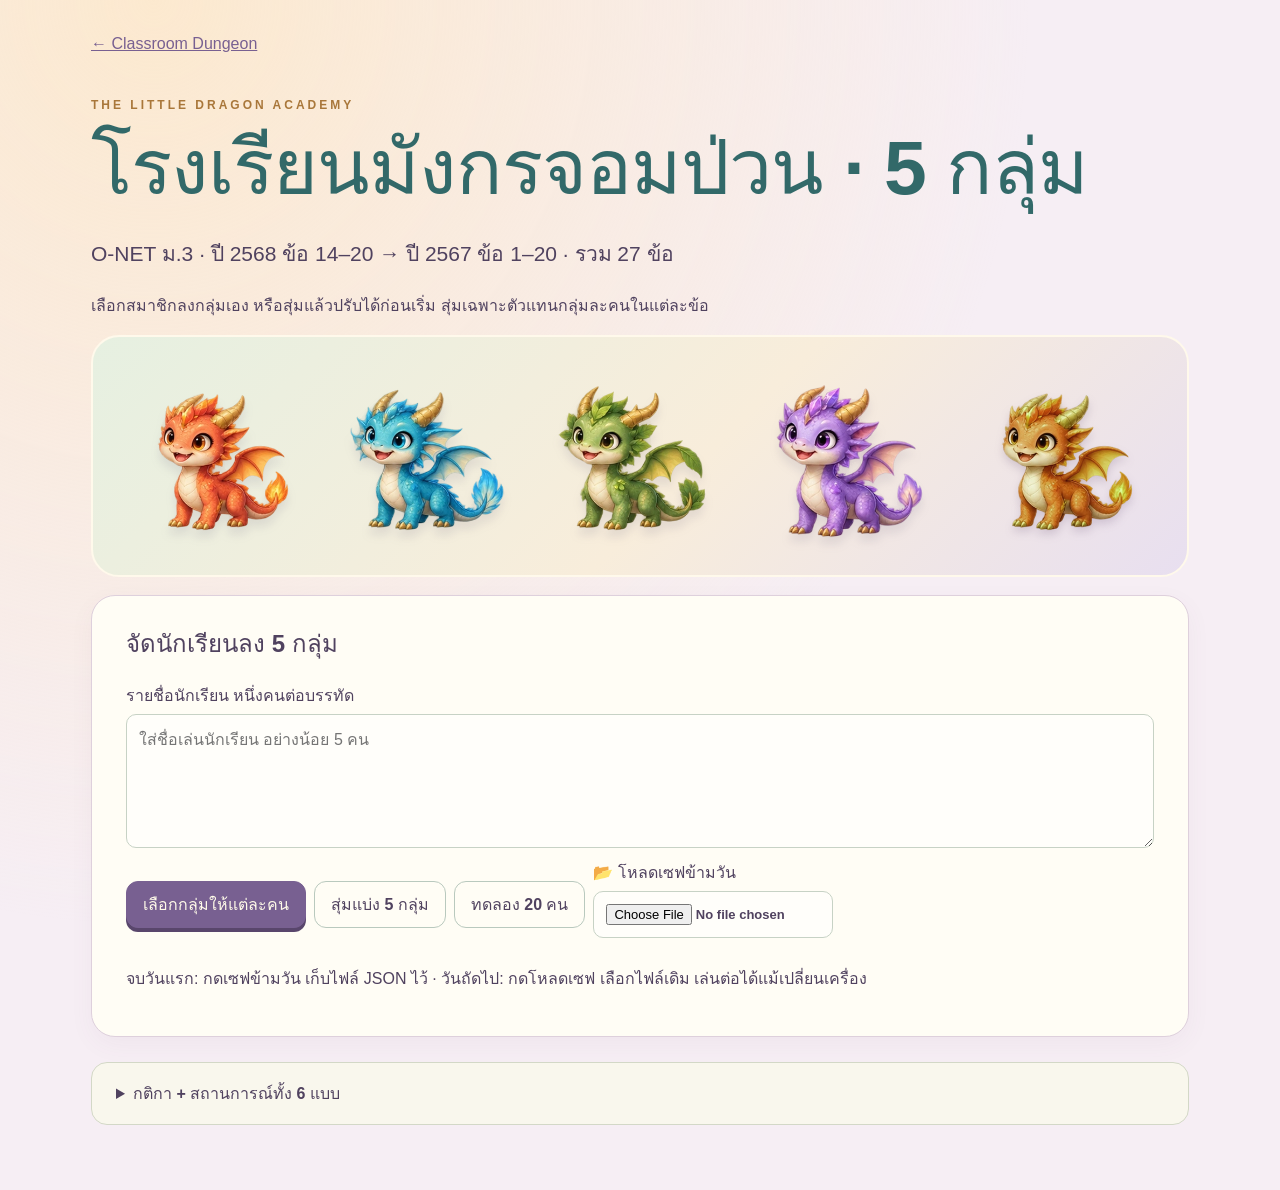
<file: classroom-dungeon/dragon.html>
<!doctype html><html lang="th"><head><meta charset="utf-8"><meta name="viewport" content="width=device-width,initial-scale=1"><title>โรงเรียนมังกรจอมป่วน · O-NET 2568 → 2567</title><link rel="stylesheet" href="treasure.css"><link rel="stylesheet" href="dragon.css"></head><body><div id="app"></div><div id="message" role="status" aria-live="polite"></div><script src="content.js"></script><script src="engine.js"></script><script src="dragon-engine.js"></script><script src="dragon-questions.js"></script><script src="dragon.js"></script></body></html>
</file>
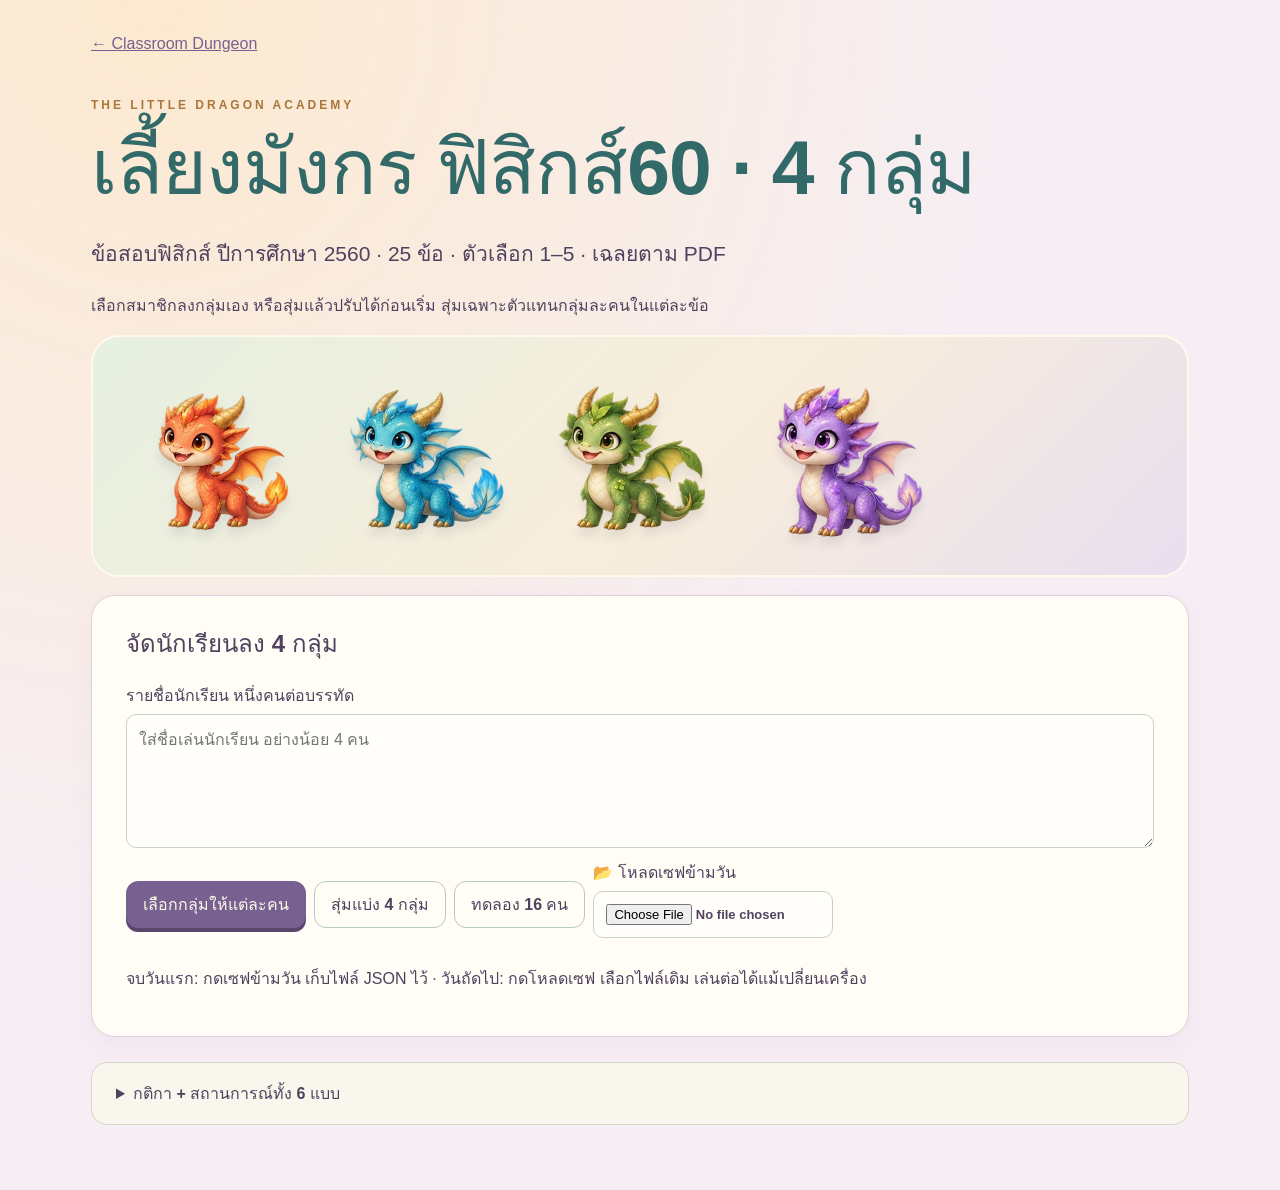
<file: classroom-dungeon/physics60-dragon.html>
<!doctype html><html lang="th"><head><meta charset="utf-8"><meta name="viewport" content="width=device-width,initial-scale=1"><title>เลี้ยงมังกร ฟิสิกส์60 · ปี 2560 · 25 ข้อ</title><link rel="stylesheet" href="treasure.css"><link rel="stylesheet" href="dragon.css"><style>.thepmit-question{display:block;width:100%;background:white;border:0;padding:0;color:#173d37}.thepmit-question img{width:100%;height:auto;display:block}.thepmit-question small{display:block;padding:10px}.thepmit-task .solution{line-height:1.65}.thepmit-task .solution p{margin:1em 0}nav .import{font-size:16px;display:inline-flex;align-items:center;cursor:pointer}nav .import input{max-width:150px}dialog img{max-width:95vw;max-height:none}dialog{max-height:94vh;overflow:auto}.vessel .food-growth{grid-column:1/-1}.dragon-garden:not(.expanded) .food-growth{display:none}.dragon-garden:not(.expanded) .fleet{padding:7px}.dragon-garden:not(.expanded) .vessel{min-height:0}nav .import input{display:none}.secret-entry{max-width:600px;padding:28px;background:#fffaf0;border:2px solid #786091;border-radius:20px}.secret-entry::backdrop{background:#161321ed}.secret-entry input{display:block;width:100%;font-size:40px;letter-spacing:20px;text-align:center;margin:16px 0}.privacy-note{font-size:15px;color:#6b486e}.sealed-status{color:#426c53;font-weight:bold}.mark-grid{grid-template-columns:repeat(4,minmax(0,1fr))}.roster-groups{grid-template-columns:repeat(4,minmax(0,1fr))}@media(max-width:700px){.mark-grid,.roster-groups{grid-template-columns:repeat(2,minmax(0,1fr))}}.secret-choices{display:grid;grid-template-columns:repeat(2,minmax(0,1fr));gap:16px;margin:24px 0}.secret-entry .secret-choice,.secret-entry .secret-choice:hover,.secret-entry .secret-choice:active,.secret-entry .secret-choice:focus,.secret-entry .secret-choice:focus-visible{background:#fffaf0!important;color:#50425f!important;border:2px solid #b4a3c1!important;box-shadow:none!important;outline:none!important;transform:none!important;filter:none!important;opacity:1!important;transition:none!important;animation:none!important;font-size:48px;font-weight:700;min-height:110px;touch-action:none;-webkit-tap-highlight-color:transparent;user-select:none}.secret-entry{scrollbar-gutter:stable}.pdf-solution-image{display:block;width:100%;height:auto;margin:16px 0;background:white;border-radius:10px}.secret-choices .secret-choice:last-child{grid-column:1/-1}</style></head><body><div id="app"></div><div id="message" role="status" aria-live="polite"></div><script src="content.js"></script><script src="engine.js"></script><script src="physics60-dragon-engine.js?v=physics60-v1"></script><script src="physics60-dragon-questions.js"></script><script src="physics60-dragon.js?v=physics60-v1"></script></body></html>
</file>
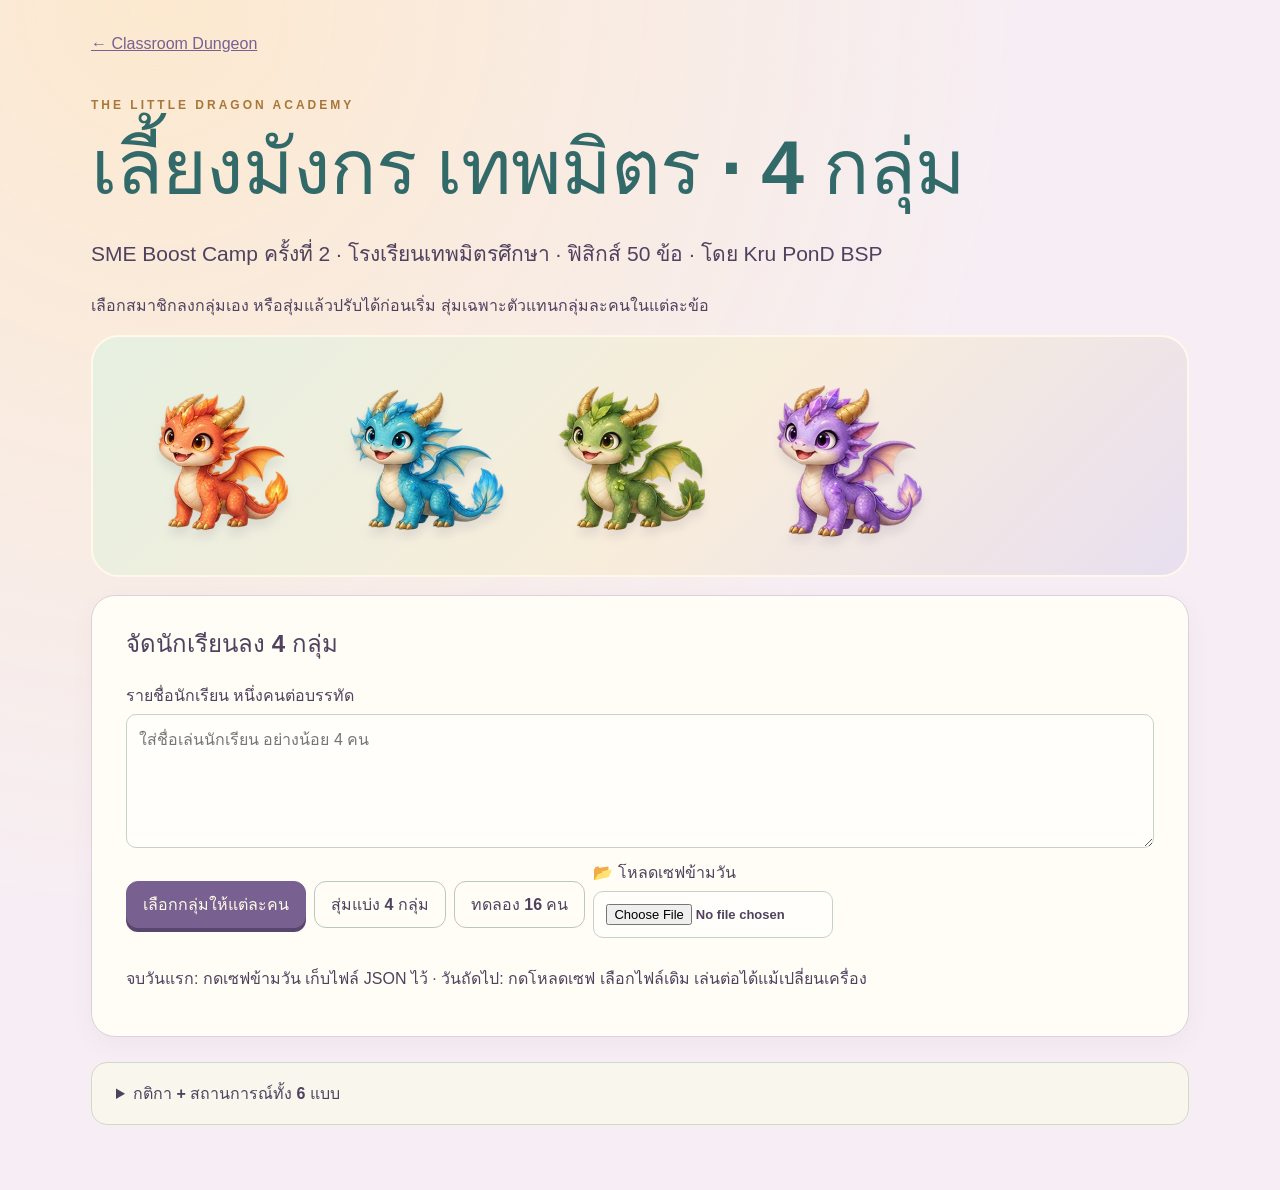
<file: classroom-dungeon/thepmit-dragon.html>
<!doctype html><html lang="th"><head><meta charset="utf-8"><meta name="viewport" content="width=device-width,initial-scale=1"><title>เลี้ยงมังกร เทพมิตร · SME Boost Camp ฟิสิกส์ 50 ข้อ</title><link rel="stylesheet" href="treasure.css"><link rel="stylesheet" href="dragon.css"><style>.thepmit-question{display:block;width:100%;background:white;border:0;padding:0;color:#173d37}.thepmit-question img{width:100%;height:auto;display:block}.thepmit-question small{display:block;padding:10px}.thepmit-task .solution{line-height:1.65}.thepmit-task .solution p{margin:1em 0}nav .import{font-size:16px;display:inline-flex;align-items:center;cursor:pointer}nav .import input{max-width:150px}dialog img{max-width:95vw;max-height:none}dialog{max-height:94vh;overflow:auto}.vessel .food-growth{grid-column:1/-1}.dragon-garden:not(.expanded) .food-growth{display:none}.dragon-garden:not(.expanded) .fleet{padding:7px}.dragon-garden:not(.expanded) .vessel{min-height:0}nav .import input{display:none}.secret-entry{max-width:600px;padding:28px;background:#fffaf0;border:2px solid #786091;border-radius:20px}.secret-entry::backdrop{background:#161321ed}.secret-entry input{display:block;width:100%;font-size:40px;letter-spacing:20px;text-align:center;margin:16px 0}.privacy-note{font-size:15px;color:#6b486e}.sealed-status{color:#426c53;font-weight:bold}.mark-grid{grid-template-columns:repeat(4,minmax(0,1fr))}.roster-groups{grid-template-columns:repeat(4,minmax(0,1fr))}@media(max-width:700px){.mark-grid,.roster-groups{grid-template-columns:repeat(2,minmax(0,1fr))}}.secret-choices{display:grid;grid-template-columns:repeat(2,minmax(0,1fr));gap:16px;margin:24px 0}.secret-entry .secret-choice,.secret-entry .secret-choice:hover,.secret-entry .secret-choice:active,.secret-entry .secret-choice:focus,.secret-entry .secret-choice:focus-visible{background:#fffaf0!important;color:#50425f!important;border:2px solid #b4a3c1!important;box-shadow:none!important;outline:none!important;transform:none!important;filter:none!important;opacity:1!important;transition:none!important;animation:none!important;font-size:48px;font-weight:700;min-height:110px;touch-action:none;-webkit-tap-highlight-color:transparent;user-select:none}.secret-entry{scrollbar-gutter:stable}.alpha-crown{position:absolute;top:0;left:8px;background:#fff1b1;border:2px solid #d5a13d;border-radius:18px;padding:5px 10px;color:#6b450c;font-weight:800;z-index:2}.vessel{position:relative}.roar-meter{grid-column:1/-1;background:#fff0d6;border-radius:12px;padding:8px;color:#754922}.roar-meter progress{display:block;width:100%;accent-color:#ed8739}.roar-meter small{display:block}.charged{box-shadow:0 0 18px #efa23b;animation:alpha-glow 1.5s infinite alternate}.crown-change,.roar-burst{background:#fff0bc;border:2px solid #d6a14b;border-radius:18px;padding:22px;margin:16px 0;font-size:26px;font-weight:bold;animation:alpha-pop .5s ease-out}.event-target{background:#fff0bd;border-radius:12px;padding:12px;font-size:25px}.event-hunt{border-color:#dba545}.event-volcano{border-color:#df7954}.event-chaos{border-color:#9c79d4}@keyframes alpha-glow{to{box-shadow:0 0 4px #efa23b}}@keyframes alpha-pop{from{transform:scale(.94);opacity:.3}to{transform:scale(1);opacity:1}}.motion-off .charged,.motion-off .crown-change,.motion-off .roar-burst{animation:none}@media(prefers-reduced-motion:reduce){.charged,.crown-change,.roar-burst{animation:none}}</style></head><body><div id="app"></div><div id="message" role="status" aria-live="polite"></div><script src="content.js"></script><script src="engine.js"></script><script src="thepmit-dragon-engine.js?v=alpha1"></script><script src="thepmit-dragon-questions.js"></script><script src="thepmit-dragon.js?v=alpha1"></script></body></html>
</file>
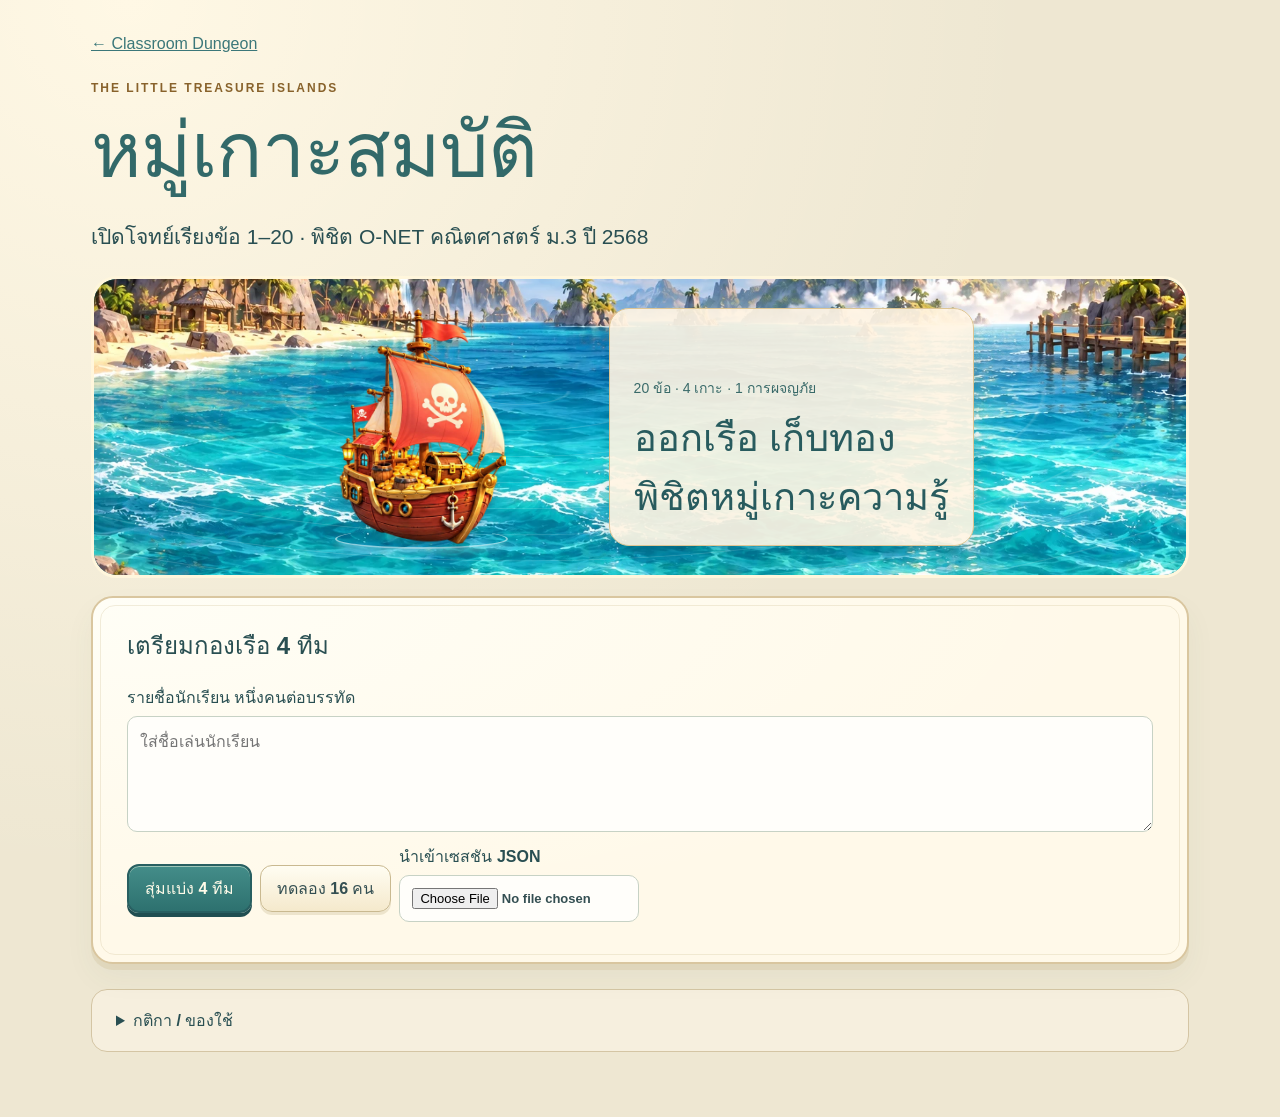
<file: classroom-dungeon/treasure.html>
<!doctype html><html lang="th"><head><meta charset="utf-8"><meta name="viewport" content="width=device-width,initial-scale=1"><title>หมู่เกาะสมบัติ · O-NET 2568</title><link rel="stylesheet" href="treasure.css"><link rel="stylesheet" href="treasure-cozy.css"><link rel="stylesheet" href="treasure-painted.css"></head><body><div id="app"></div><div id="message" role="status" aria-live="polite"></div><script src="content.js"></script><script src="engine.js"></script><script src="treasure-engine.js"></script><script src="treasure-questions.js"></script><script src="treasure.js"></script></body></html>
</file>
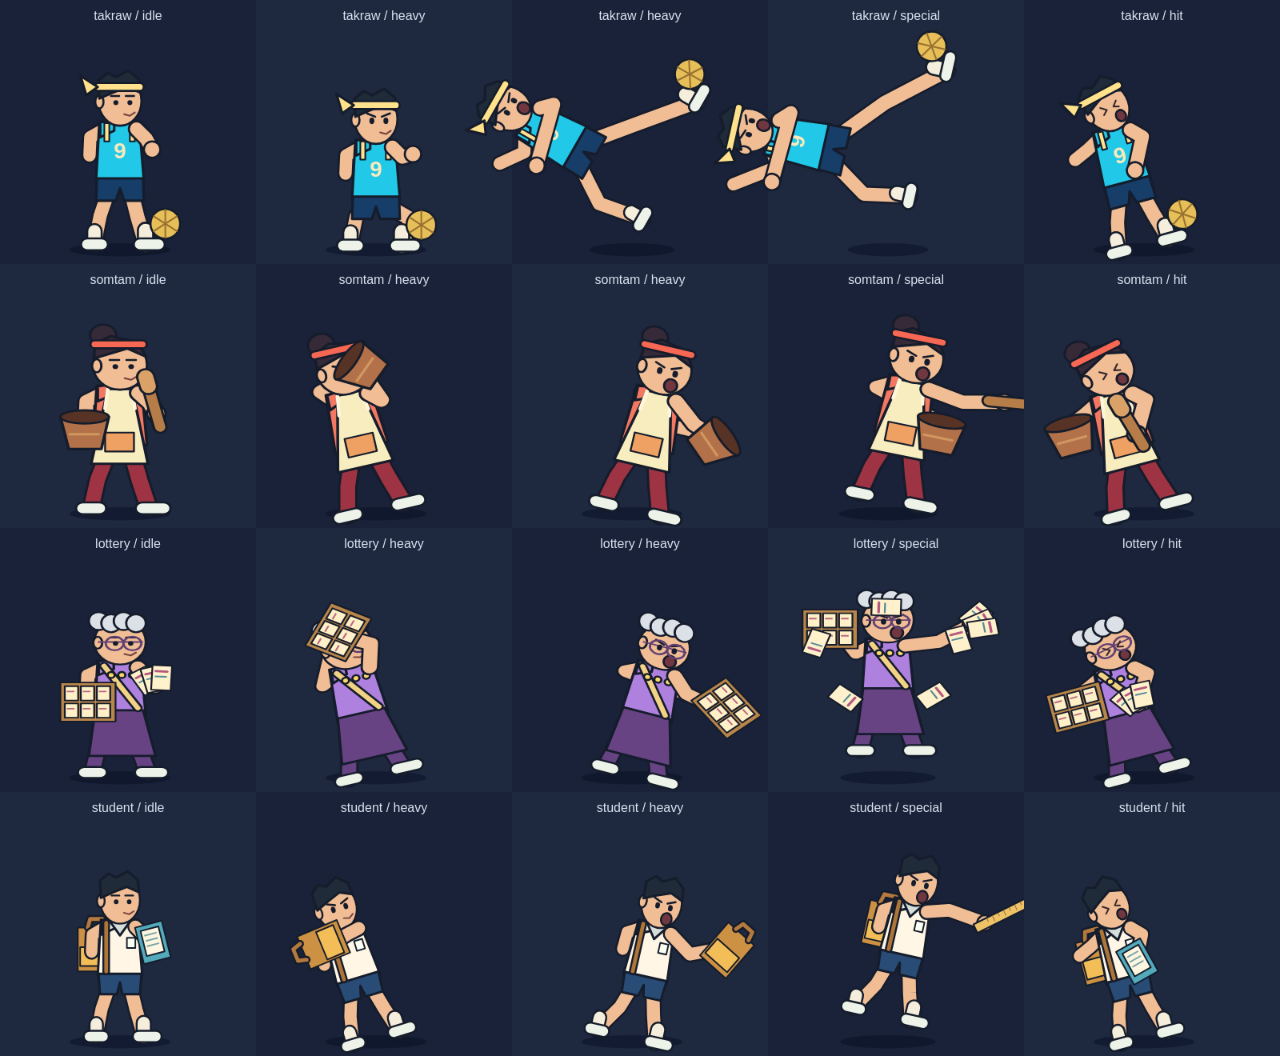
<file: tests/visual-review.html>
<!doctype html><html lang="th"><meta charset="utf-8"><title>Character motion review</title>
<style>body{margin:0;background:#111a2b;color:white;font-family:sans-serif}canvas{width:100%;display:block}</style>
<canvas id="sheet" width="1600" height="1320"></canvas><script src="/fighter-art.js"></script>
<script>
const c=document.getElementById('sheet').getContext('2d');
const samples=[['idle',0,0],['heavy',.22,3],['heavy',.55,3],['special',.55,4],['hit',0,0]];
Object.keys(RandomFighterArt.POSES).forEach((job,row)=>{
 samples.forEach(([state,p,move],col)=>{
  const x=col*320,y=row*330;
  c.fillStyle=(row+col)%2?'#1e2940':'#192238';c.fillRect(x,y,320,330);
  c.fillStyle='#dae4f2';c.font='16px sans-serif';c.textAlign='center';c.fillText(job+' / '+state,x+160,y+25);
  RandomFighterArt.drawFighter(c,job,x+150,y+307,1.03,0,state,p,1,move);
 });
});
</script></html>
</file>
<file: classroom-dungeon/style.css>
/* Base layout and accessible classroom controls. */
:root{color-scheme:dark;font-family:Tahoma,system-ui,sans-serif;background:#10171f;color:#edf2f6;--muted:#a7b7c6;--line:#344858;--accent:#b9e7c2}*{box-sizing:border-box}body{margin:0}button,input,select,textarea{font:inherit}button,input,select,textarea{border:1px solid var(--line);border-radius:8px;background:#1c2935;color:inherit;padding:12px}button{min-height:48px;cursor:pointer}button:hover{border-color:var(--accent)}button:disabled{opacity:.35;cursor:default}button.primary{background:var(--accent);color:#14251a;font-weight:bold}button.selected{background:#355949;border-color:#b9e7c2}button.wrong{background:#663d43}a{color:var(--accent)}h1,h2,h3,p{margin:0 0 16px}small,.muted{color:var(--muted)}label{display:grid;gap:8px;margin:12px 0}textarea{width:100%;min-height:200px;resize:vertical}.shell{max-width:1700px;margin:auto;padding:24px}.top,.row{display:flex;align-items:center;justify-content:space-between;gap:12px;flex-wrap:wrap}.top{margin-bottom:20px}.brand{font-size:15px;letter-spacing:2px;color:var(--accent)}.grid{display:grid;grid-template-columns:2fr 1fr;gap:20px}.panel{border:1px solid var(--line);border-radius:12px;padding:24px;background:#17222c}.setup{max-width:1100px;margin:30px auto}.setup h1{font-size:36px}.buttons{display:flex;flex-wrap:wrap;gap:8px;margin:12px 0}.map{display:flex;gap:8px;flex-wrap:wrap;margin-bottom:20px}.map span{padding:7px 12px;border-radius:20px;color:var(--muted);border:1px solid var(--line)}.map .current{color:#102419;background:var(--accent)}.question{font-size:clamp(30px,3.1vw,58px);line-height:1.5;min-height:180px;margin:24px 0;overflow-wrap:anywhere}.timer{font-size:52px;font-variant-numeric:tabular-nums}.role{font-size:24px;color:var(--accent)}.bar{height:12px;background:#34414c;border-radius:8px;overflow:hidden;margin:10px 0}.bar i{display:block;height:100%;background:var(--accent)}.parties{display:grid;grid-template-columns:repeat(auto-fit,minmax(235px,1fr));gap:12px;margin-top:20px}.party{padding:18px;border:1px solid var(--line);border-radius:10px;background:#17222c}.party h3{margin-bottom:8px}.seat{font-size:21px;margin:12px 0}.answer{background:#213a30;padding:22px;border-radius:10px;font-size:23px;margin-top:20px}.tag{display:inline-block;font-size:13px;padding:5px 8px;margin:3px;background:#253440;border-radius:5px}.event{border-left:4px solid var(--accent);padding:16px;background:#243a33;margin:16px 0;font-size:22px}.members{display:grid;gap:10px}.member{border-bottom:1px solid var(--line);padding-bottom:12px}.member label{display:inline-flex;margin:4px;align-items:center;gap:4px;font-size:13px}.member input{width:18px;height:18px}.member select{max-width:125px}.hide{display:none!important}.present .teacher{display:none!important}.present .shell{max-width:none}.present .question{font-size:clamp(38px,4vw,76px);min-height:230px}.present .grid{grid-template-columns:1fr}.present .party{padding:14px}.present .exit{display:block!important;position:fixed;bottom:12px;right:12px;opacity:.7}.exit{display:none}table{width:100%;border-collapse:collapse}td,th{text-align:left;padding:12px;border-bottom:1px solid var(--line)}#notice{position:fixed;bottom:20px;left:20px;max-width:80vw;background:#f4e6ad;color:#292416;padding:16px;border-radius:10px;display:none;z-index:10}details{margin:16px 0}summary{cursor:pointer;padding:12px}progress{width:100%;height:20px}input[type=checkbox]{accent-color:#b9e7c2}.warning{color:#ffda91}.focus{outline:3px solid #b9e7c2}button:focus-visible,input:focus-visible,select:focus-visible{outline:3px solid #f4d279} @media(max-width:1100px){.shell{padding:16px}.grid{grid-template-columns:1fr}.panel{padding:18px}.question{font-size:34px;min-height:130px}.top h1{font-size:24px}.parties{grid-template-columns:repeat(2,minmax(0,1fr))}}@media(max-width:600px){.parties{grid-template-columns:1fr}.question{font-size:28px}.timer{font-size:38px}.shell{padding:10px}}@media(prefers-reduced-motion:reduce){*{animation:none!important;transition:none!important}}

.present .top{margin-bottom:12px}.present .top h1{font-size:26px;margin-bottom:6px}.present .map{margin-bottom:12px}.present .map span{padding:5px 10px}.present .panel{padding:16px}.present .question{min-height:100px;margin:16px 0;font-size:clamp(34px,3.6vw,68px)}.present .parties{grid-template-columns:repeat(4,minmax(0,1fr));margin-top:12px;gap:10px}.present .seat{margin:6px 0;font-size:20px}.present .party{padding:12px}.party p:empty{display:none}.present .event{margin:10px 0;padding:10px}.present .bar{margin:6px 0}.present .shell{padding:16px}.present .exit{font-size:12px;min-height:34px;padding:8px}
@media(max-width:1100px){.present .shell{padding:10px}.present .question{min-height:90px;margin:12px 0}.present .panel{padding:14px}.present .top h1{font-size:24px}}
/* Arcane Observatory — approved 27 Oct 2026. Decorative art stays behind opaque reading surfaces. */
:root{--accent:#e4c383;--muted:#b6c9ca;--line:#56615c;font-family:"Leelawadee UI",Tahoma,system-ui,sans-serif;color:#f7f0dd;background:#07151c}body{min-height:100vh;background:linear-gradient(90deg,rgba(4,16,23,.38),rgba(4,16,23,.16),rgba(4,16,23,.38)),url('./assets/observatory.png') center/cover fixed no-repeat,#07151c}button,input,select,textarea{border-radius:9px;background:#102b34;border-color:#62716b}button{transition:background .15s,border-color .15s;touch-action:manipulation;font-weight:600}button:hover{background:#20414a;border-color:#e4c383}button.primary{background:linear-gradient(135deg,#efdba6,#b89351);color:#17272a;border-color:#f1d99c;box-shadow:0 2px 12px #b9944825}button.selected{background:#21564c;border-color:#8dd9b6}button.wrong{background:#603c48;border-color:#d08c99}button:disabled{opacity:.45}.shell{max-width:1800px;padding:24px 34px}.top{border-bottom:1px solid #bfa46a66;padding-bottom:14px;margin-bottom:16px}.brand{color:#e4c383;font-size:12px;font-weight:700;letter-spacing:2.6px}.top h1{font-size:28px;margin:5px 0}.panel{background:linear-gradient(150deg,#112b34f7,#081d27fa);border:1px solid #aa8c51;border-radius:14px;box-shadow:inset 0 0 0 4px #091c24,inset 0 0 0 5px #b99b572b,0 12px 35px #0003;padding:24px}.grid{grid-template-columns:minmax(0,1fr) 330px;align-items:start;gap:20px}.grid>*{min-width:0}.encounter{border-color:#d5b875;position:relative}.encounter h2{color:#e9d7ac;font-size:25px;margin:8px 0 16px}.question{min-height:230px;display:flex;align-items:center;justify-content:center;text-align:center;padding:30px 20px;font-size:clamp(36px,3.8vw,70px);font-weight:600;line-height:1.5;letter-spacing:.2px;color:#fff8e8;background:#071b24;border-block:1px solid #77847a88;margin:20px 0;text-shadow:0 2px 2px #0003}.role{font-size:19px;color:#9ee5ec;letter-spacing:.5px}.timer{color:#efd797;font-size:48px;line-height:1.2;letter-spacing:2px}.map{gap:6px}.map span{border-radius:6px;background:#081d27df;padding:8px 13px;font-size:13px}.map .current{background:#dac18c;color:#102831;border-color:#f4deb0;font-weight:700;box-shadow:0 0 18px #c9b07322}.party{--party-color:#83d8e3;background:linear-gradient(135deg,#102b35f5,#0a1f2af7);border-color:#536c70;border-top:3px solid var(--party-color);box-shadow:0 5px 15px #0002;min-width:0;overflow-wrap:anywhere}.party-1{--party-color:#c2abe9}.party-2{--party-color:#eec183}.party-3{--party-color:#98d5ac}.party-4{--party-color:#ebadbd}.party-5{--party-color:#a8bcf4}.party-6{--party-color:#d3d29b}.party-7{--party-color:#e9ac8e}.party h3{color:var(--party-color);font-size:18px}.crest{display:inline-grid;place-items:center;width:27px;height:27px;border:1px solid currentColor;border-radius:50%;font-size:19px}.seat{color:#fff5db;font-weight:600}.party small{line-height:1.6;font-size:13px}.party strong{color:#efd493}.boss-panel{margin-top:16px;display:flex;align-items:center;gap:20px;padding:18px 22px}.boss-info{flex:1;min-width:0}.boss-info strong{color:#e9ce91;letter-spacing:2px;font-size:14px}.bar{background:#06151e;border:1px solid #6a6454;height:14px}.bar i{background:linear-gradient(90deg,#3a91a0,#9ee9ed);box-shadow:0 0 12px #92e4eb}.guardian{width:62px;height:62px;position:relative;flex-shrink:0;border:2px solid #c5a45f;border-radius:50%;display:grid;place-items:center;transform:rotate(-18deg);background:#0a1b29}.guardian:before,.guardian:after{content:'';position:absolute;border:1px solid #d0b574;border-radius:50%;inset:8px -6px;transform:rotate(65deg)}.guardian:after{inset:-6px 18px;transform:rotate(25deg)}.guardian b{font-size:36px;color:#a3eef1;text-shadow:0 0 17px #72e3ef;transform:rotate(18deg)}.event{background:#123944;border-color:#8ddce5;border-radius:0 8px 8px 0;font-size:18px;color:#c5f0f1}.answer{background:#193e3d;border:1px solid #89b9a6;color:#fff7dc;line-height:1.6}.answer p{margin:12px 0 0}.setup{max-width:1250px;padding-top:55px}.setup h1{font-size:clamp(32px,4vw,54px);margin:16px 0;color:#f1dfb2}.setup .grid{grid-template-columns:1.3fr 1fr}.setup .panel{padding:28px}.setup p{line-height:1.8}.setup .brand:before{content:'✦';margin-right:12px}input,select,textarea{max-width:100%}summary{min-height:48px}.boss-panel small{font-size:13px}.present .shell{max-width:1800px;padding:16px 24px 52px}.present .top{padding-bottom:10px;margin-bottom:10px}.present .top h1{font-size:24px}.present .grid{grid-template-columns:minmax(0,1fr)}.present .encounter{padding:18px 24px}.present .question{min-height:170px;margin:14px 0;padding:22px;font-size:clamp(38px,4vw,76px)}.present .map{margin-bottom:10px}.present .parties{grid-template-columns:repeat(4,minmax(0,1fr));gap:10px}.present .party{padding:12px 14px}.present .seat{font-size:20px}.present .party h3{font-size:17px}.present .party p{margin-bottom:6px;line-height:1.5;font-size:16px}.present .boss-panel{padding:12px 18px;margin-top:12px}.present .guardian{height:46px;width:46px}.present .guardian b{font-size:28px}.present .exit{min-height:44px;font-size:13px;background:#0d2834;opacity:1;border-color:#b99a5e;z-index:20}.present .event{font-size:17px}.present .role{font-size:20px}.present .encounter>.row:last-child{font-size:15px;line-height:1.5}#impact{position:fixed;bottom:16px;left:50%;transform:translate(-50%,20px);opacity:0;pointer-events:none;z-index:12;max-width:70vw;padding:13px 24px;background:#0a2938f5;border:1px solid #dbbe79;border-radius:10px;color:#f7df9f;font-size:20px;font-weight:700;box-shadow:0 0 25px #64d2dd33;text-align:center}#impact.active{animation:impact-banner 3.2s ease both}#impact[data-kind=critical]{color:#ffe0a0}#impact[data-kind=recovery]{color:#b5ecd0}#impact[data-kind=final]{border-color:#aff7ff;color:#c7f8ff}#notice{bottom:76px;background:#f0dfb5;box-shadow:0 8px 28px #0005}body[data-mode=armor] .encounter,body[data-mode=core] .encounter{border-color:#a2e1e8}body[data-floor="1"] .encounter h2{color:#c6bbf0}body[data-floor="2"] .encounter h2{color:#addef3}body[data-floor="3"] .encounter h2{color:#aeddbb}@keyframes impact-banner{0%{opacity:0;transform:translate(-50%,15px)}10%,85%{opacity:1;transform:translate(-50%,0)}100%{opacity:0;transform:translate(-50%,-8px)}}
@media(max-width:1200px){.shell{padding:16px}.grid{grid-template-columns:minmax(0,1fr)}.question{min-height:190px}.present .shell{padding:10px 14px 52px}.present .question{min-height:145px;font-size:clamp(34px,4vw,50px);padding:18px 12px}.present .encounter{padding:14px 18px}.present .party{padding:9px 10px}.present .party small{font-size:12px}.present .crest{width:22px;height:22px;font-size:16px}.present .timer{font-size:42px}.present .encounter h2{font-size:21px;margin-bottom:10px}.present .map span{font-size:12px;padding:5px 8px}.present .boss-panel{gap:14px}.present .top h1{font-size:22px}}
@media(max-width:650px){.setup .grid{grid-template-columns:1fr}.setup{padding-top:25px}.question{font-size:30px;padding:16px 10px}.present .parties{grid-template-columns:repeat(2,minmax(0,1fr))}.present .question{font-size:32px}.brand{letter-spacing:1px}.boss-info .row{font-size:13px}.guardian{display:none}#impact{font-size:15px;max-width:90vw}.panel{padding:18px}.present .top h1{font-size:20px}}
@media(prefers-reduced-motion:reduce){#impact.active{animation:none;opacity:1;transform:translate(-50%,0)}*{scroll-behavior:auto!important}}
@media(min-width:900px) and (max-height:850px){.present .top{padding-bottom:6px;margin-bottom:6px}.present .brand{font-size:10px}.present .top h1{font-size:20px;margin:4px 0}.present .map{margin-bottom:7px}.present .encounter{padding:12px 16px}.present .encounter h2{font-size:19px;margin:5px 0 8px}.present .role{font-size:18px}.present .question{min-height:110px;padding:12px;margin:10px 0}.present .question.long{font-size:30px;line-height:1.45}.present .event{font-size:15px;padding:8px;margin:8px 0}.present .boss-panel{padding:9px 14px;margin-top:9px}.present .boss-panel small{display:none}.present .guardian{height:38px;width:38px}.present .parties{margin-top:9px;gap:8px}.present .party{padding:8px 10px}.present .party h3{font-size:15px;margin:0}.present .party .row{gap:4px}.present .seat{font-size:18px;margin:4px 0}.present .party small{font-size:11px}.present .party p{font-size:14px}.present .shell{padding-bottom:48px}}
.present .question.long{font-size:clamp(34px,3vw,54px);line-height:1.45}
@media(min-width:900px) and (max-height:850px){.present .question.long{font-size:30px}.present .party p{font-size:12px;line-height:1.45;margin:4px 0}.present .party small{font-size:10px}.present .party .seat{font-size:17px}}
.preparation{padding-bottom:140px}.prep-grid{display:grid;grid-template-columns:340px minmax(0,1fr);gap:24px;align-items:start}.prep-input{position:sticky;top:16px}.prep-input h2,.prep-board h2{font-size:22px}.prep-input p{font-size:14px;line-height:1.7}.prep-input textarea{min-height:230px}.prep-parties{display:grid;grid-template-columns:repeat(2,minmax(0,1fr));gap:16px}.prep-parties .party{padding:18px}.prep-parties .members{margin-top:14px}.prep-parties .member{padding:14px 0}.prep-parties .member>label{display:grid;font-size:13px;margin:8px 0}.prep-parties .member select{max-width:none;width:100%}.role-choices{display:grid;grid-template-columns:1fr 1fr;gap:6px}.role-choices label{border:1px solid #536c70;border-radius:7px;padding:8px;min-height:44px;display:flex;gap:6px;margin:0;font-size:13px;cursor:pointer}.role-choices label:has(input:checked){background:#21444a;border-color:#d9bd80}.role-choices input{flex-shrink:0}.prep-footer{position:fixed;z-index:25;bottom:0;left:0;right:0;display:flex;align-items:center;justify-content:space-between;gap:16px;padding:16px max(24px,calc((100vw - 1732px)/2));padding-bottom:max(16px,env(safe-area-inset-bottom));background:#081e2af5;border-top:1px solid #c7a86a;box-shadow:0 -8px 25px #0005}.prep-footer p{margin:6px 0 0;font-size:14px}.prep-footer button{min-width:200px}.prep-empty{min-height:240px;display:flex;justify-content:center;flex-direction:column}.prep-empty p{line-height:1.8;color:var(--muted)}@media(max-width:1100px){.prep-grid{grid-template-columns:280px minmax(0,1fr);gap:16px}.prep-parties{grid-template-columns:1fr}.prep-footer{padding:14px 16px}.prep-input{padding:18px}}@media(max-width:700px){.prep-grid{grid-template-columns:1fr}.prep-input{position:static}.prep-footer button{min-width:140px}.prep-footer p{font-size:12px}.preparation{padding-bottom:150px}}
</file>
<file: classroom-dungeon/campaign.css>
.campaign{padding-bottom:180px;max-width:1700px}.campaign .top h2{margin:5px 0}.campaign-stage{display:grid;grid-template-columns:minmax(0,1fr) 30%;min-height:520px;gap:28px;align-items:center}.campaign-content{min-width:0;background:linear-gradient(120deg,#0a2231ee,#102b35d9);border:1px solid #b79b6055;border-radius:20px;padding:32px}.campaign-content h1{font-size:clamp(30px,3.2vw,56px);color:#f2ddb1;line-height:1.3}.campaign-content p{line-height:1.85;font-size:20px}.cinema p,.story-copy{max-width:780px;font-size:clamp(22px,2vw,32px)!important;line-height:1.8}.campaign-art{text-align:center;position:relative;filter:drop-shadow(0 15px 30px #0008)}.knight{width:100%;max-height:470px;overflow:visible}.core{animation:corePulse 3s ease-in-out infinite}.hero-line{display:flex;justify-content:center;gap:22px;color:#f3d792;font-size:40px;margin-top:8px}.hero-line span{background:#143a48;border:1px solid #b79b60;border-radius:50%;width:56px;height:56px}.art-caption{font-size:14px;color:#d5c59e;display:block;margin:20px 0}.exposed .chains{opacity:.15}.defeated .knight{transform:rotate(-8deg) scale(.88);filter:saturate(.55)}.working{grid-template-columns:minmax(0,1fr) 20%;align-items:start}.working .campaign-art{position:sticky;top:20px}.motion-question{font-size:clamp(27px,2.7vw,46px);line-height:1.7;padding:24px 0;margin:12px 0;color:#fff8e9;border-top:1px solid #b79b6055;border-bottom:1px solid #b79b6055;overflow-wrap:anywhere}.campaign-parties{display:grid;grid-template-columns:repeat(4,minmax(0,1fr));gap:10px}.campaign-parties .party{padding:12px;min-width:0}.campaign-parties .seat{font-size:23px;overflow-wrap:anywhere}.campaign-parties small{display:block;font-size:12px;margin-top:7px}.campaign-controls{position:fixed;bottom:0;left:0;right:0;z-index:50;background:#081e2afa;border-top:1px solid #c9a869;padding:14px max(20px,calc((100vw - 1620px)/2));padding-bottom:max(14px,env(safe-area-inset-bottom));box-shadow:0 -8px 30px #0006}.campaign-controls>span{font-size:13px;color:#b7c9ca;display:block;margin-bottom:8px}.campaign-controls button{min-height:54px}.campaign-controls button:first-child{background:#dbc286;color:#112836;font-weight:bold}.mission{padding:18px;background:#214651;border-left:4px solid #d8b976;border-radius:6px;font-size:21px}.journey{display:grid;gap:10px}.journey>div{display:flex;align-items:center;gap:15px;padding:14px;border:1px solid #687d8066;border-radius:10px;opacity:.65}.journey .current{opacity:1;background:#275261;border-color:#e6c784}.journey b{font-size:26px;color:#e6c784}.journey small{display:block;margin-top:6px}.mark-grid{display:grid;grid-template-columns:repeat(2,minmax(0,1fr));gap:10px}.mark-grid section{padding:12px;background:#1a3944;border-radius:9px}.mark-grid strong,.mark-grid b{display:block;margin-bottom:6px}.mark-grid button{margin:3px}.enemy-status{display:flex;align-items:center;gap:16px;margin-top:20px;padding:15px;background:#0c2531;border-radius:12px}.enemy-status progress{flex:1;accent-color:#68cfce}.campaign-tv .campaign-content{padding:25px}.campaign-tv .motion-question{font-size:clamp(30px,3.2vw,52px)}.result-impact{animation:resultFlash .6s ease-out}@keyframes corePulse{50%{opacity:.6}}@keyframes resultFlash{from{box-shadow:0 0 40px #9ef5e3}to{box-shadow:none}}@media(max-width:1100px){.campaign-content{padding:22px}.campaign-stage{gap:15px;grid-template-columns:minmax(0,1fr) 24%}.working{grid-template-columns:minmax(0,1fr) 16%}.campaign-parties{grid-template-columns:repeat(4,minmax(0,1fr))}.campaign-parties .seat{font-size:19px}.hero-line{gap:5px;font-size:22px}.hero-line span{width:32px;height:32px}.campaign-content p{font-size:17px}.campaign-controls{padding:12px 16px}.campaign-content h1{font-size:34px}}@media(max-width:700px){.campaign-stage,.working{grid-template-columns:1fr}.campaign-art{display:none}.campaign-parties,.mark-grid{grid-template-columns:repeat(2,minmax(0,1fr))}.campaign{padding-bottom:230px}.campaign-content{padding:18px}.campaign-controls button{font-size:14px;min-height:48px}.enemy-status{flex-wrap:wrap}.campaign .top{align-items:start;flex-direction:column}.motion-question{font-size:26px}}@media(prefers-reduced-motion:reduce){.campaign *{animation:none!important;transition:none!important}}

/* Painterly scene crops retain the original artwork; the question owns the center. */
.keyart-frame{position:relative;border-radius:160px 160px 18px 18px;overflow:hidden;height:460px;border:1px solid #bda16a88;box-shadow:0 0 70px #52cbce20}.keyart{width:100%;height:100%;object-fit:cover;object-position:83% center;display:block}.campaign-art:not(.boss-art) .keyart{object-position:18% center}.boss-aura{position:absolute;inset:0;box-shadow:inset 0 -65px 60px #082434;pointer-events:none}.exposed .boss-aura{box-shadow:inset 0 0 60px #5bfff450}.defeated .keyart{filter:saturate(.65) brightness(1.15)}.defeated .boss-aura{box-shadow:inset 0 0 65px #ffe0a34a}.working .keyart-frame{height:290px}.mechanism{position:relative;height:360px;display:grid;place-content:center;background:radial-gradient(ellipse,#57b5c333,transparent 70%);color:#e5c68a}.mechanism span{font-size:90px;z-index:1;text-shadow:0 0 30px #61e6de}.mechanism b{font-size:13px;letter-spacing:3px;margin-top:30px}.orbit-ring{position:absolute;inset:40px 0;border:2px solid #ba9b5b;border-radius:50%;transform:rotate(-25deg);box-shadow:0 0 30px #7adbd622}.mechanism i{position:absolute;left:5%;right:5%;bottom:80px;border-top:4px solid #bca16b;transform:rotate(-8deg)}.bridge .mechanism span{font-size:110px}.campaign-controls button:focus-visible{outline:3px solid #9df6ee;outline-offset:3px}.mark-grid .selected{border-color:#91e9d5}.campaign .top .buttons{flex-wrap:wrap}.campaign .top{gap:12px}.campaign-stage{min-height:0}.campaign-content h1{margin-top:8px}.working .campaign-content{padding:20px 24px}.working .motion-question{font-size:clamp(26px,2.4vw,42px);line-height:1.55;padding:16px 0;margin:10px 0}.working .campaign-content>p{margin:10px 0}.campaign-parties .seat{line-height:1.35}.campaign{padding-bottom:210px}.campaign-controls{max-height:40vh;overflow:auto}.campaign-controls .buttons{flex-wrap:wrap}.campaign-tv .motion-question{font-size:clamp(28px,2.7vw,46px)}
@media(max-width:1100px){.keyart-frame{height:360px}.working .keyart-frame{height:230px}.working .campaign-content{padding:18px}.working .motion-question{font-size:28px}.campaign-parties .seat{font-size:17px}.campaign-parties small{font-size:11px}}
@media(max-width:700px){.campaign{padding-bottom:280px}.working .motion-question{font-size:25px}.campaign-controls{max-height:36vh}.campaign-parties .seat{font-size:18px}}

.campaign-tv .top button[data-campaign="tv"]{position:fixed;right:16px;top:12px;z-index:80;box-shadow:0 4px 22px #0009}.campaign-parties .party strong{overflow-wrap:anywhere}.campaign .top h2{overflow-wrap:anywhere}
@media(min-width:701px) and (max-width:1280px) and (max-height:850px){.working .motion-question{font-size:26px;line-height:1.4;padding:12px 0;margin:8px 0}.working .campaign-content>p{font-size:16px;margin:8px 0}.working .campaign-parties .party{padding:8px}.working .campaign-parties .seat{font-size:15px;line-height:1.3;margin-top:5px}.working .campaign-parties small{margin-top:3px}.working .campaign-parties{gap:7px}.campaign .top h2{font-size:20px}.enemy-status{padding:10px;margin-top:10px}}

/* Per-question teaching diagrams: visible only after the seats are ready. */
.task-visual{display:grid;grid-template-columns:minmax(0,1fr) minmax(230px,35%);gap:18px;align-items:center;border-block:1px solid #b79b6055;margin:10px 0}.working .task-visual .motion-question{border:0;margin:0;padding:12px 0;font-size:clamp(24px,2.1vw,36px);line-height:1.5}.task-figure{margin:0;padding:8px;background:#09212bd9;border:1px solid #73c2c344;border-radius:12px;min-width:0}.task-figure svg{display:block;width:100%;height:auto}.task-figure figcaption{font-size:12px;line-height:1.4;color:#b9d9d6;text-align:center;margin-top:2px}.variable-guide{color:#a5e4dc}.foundation span{font-size:58px}.working .campaign-art{display:none}.campaign-stage.working{grid-template-columns:minmax(0,1fr)}
@media(min-width:701px) and (max-height:850px){.working .campaign-content{padding:14px 18px}.working .task-visual .motion-question{font-size:25px;line-height:1.4}.working .task-figure{padding:4px}.working .task-figure svg{max-height:155px}.working .campaign-parties .party{padding:7px 10px}.working .campaign-parties .seat{font-size:16px;line-height:1.25;margin:4px 0}.working .campaign-parties small{margin-top:3px}.working .campaign-content>p{font-size:15px;margin:7px 0}.working .timer{font-size:38px}.working .task-visual{gap:14px}.working .mission{padding:10px;font-size:16px}}
@media(max-width:700px){.task-visual{grid-template-columns:1fr;gap:4px}.working .task-visual .motion-question{font-size:23px}.task-figure svg{max-height:180px}.task-figure figcaption{font-size:12px}}

@media(min-width:701px) and (max-height:850px){.working .task-figure svg{max-height:125px}.working .task-figure figcaption{font-size:11px}.enemy-status{font-size:13px;line-height:18px;padding:6px;margin-top:6px}}

@media(min-width:701px) and (min-height:851px){.working .task-figure svg{max-height:210px}.working .campaign-parties .seat{font-size:20px;line-height:1.3}.working .campaign-parties .party{padding:10px}}

.question-copy{min-width:0}.question-givens>strong,.motion-question>strong{display:block;color:#91ddd5;font-size:13px;letter-spacing:.02em;margin-bottom:4px}.question-givens p,.motion-question p{margin:0!important;font-size:inherit!important;line-height:inherit!important}.question-givens{font-size:19px;line-height:1.55;padding:10px 0;border-bottom:1px solid #abc8bc33}.working .task-visual .motion-question{font-size:24px}.working .task-visual{grid-template-columns:minmax(0,1fr) minmax(230px,31%)}
@media(min-width:701px) and (max-height:850px){.question-givens{font-size:17px;line-height:1.4;padding:6px 0}.working .task-visual .motion-question{font-size:22px;line-height:1.4;padding:8px 0}.question-givens>strong,.motion-question>strong{font-size:12px;margin-bottom:2px}}
@media(max-width:700px){.working .task-visual{grid-template-columns:1fr}.question-givens{font-size:18px}.working .task-visual .motion-question{font-size:23px}}

@media(min-width:701px){body[data-parties="2"] .question-givens,body[data-parties="3"] .question-givens,body[data-parties="4"] .question-givens{font-size:20px}body[data-parties="2"] .working .task-visual .motion-question,body[data-parties="3"] .working .task-visual .motion-question,body[data-parties="4"] .working .task-visual .motion-question{font-size:26px}}

/* Detailed teacher-revealed solutions remain readable and scrollable. */
.answer{white-space:pre-line;line-height:1.7;font-size:22px;overflow-wrap:anywhere;padding:18px;background:#173c49;border-left:4px solid #d6bd80;margin:16px 0}.reviewing{padding-bottom:90px}.reviewing .campaign-art{display:none}.reviewing{grid-template-columns:minmax(0,1fr)}.campaign-controls button:disabled{opacity:.45}

.answer{scroll-margin-top:16px}
</file>
<file: classroom-dungeon/theatre.css>
.astral-theatre{position:relative;isolation:isolate;min-height:360px;overflow:hidden;border:1px solid #bca16b88;border-radius:18px;background:radial-gradient(ellipse at 76% 40%,#3f8d9940,transparent 50%),linear-gradient(#081b2ee8,#143647d9),url('/classroom-dungeon/assets/observatory.png') center/cover;color:#f5dfaa}.theatre-stars{position:absolute;inset:0;background-image:radial-gradient(#e6d28b 1px,transparent 2px);background-size:43px 67px;opacity:.25;animation:starDrift 18s linear infinite}.astral-ring{position:absolute;width:230px;height:230px;border:2px solid #ba9c5e77;border-radius:50%;right:3%;top:10%;box-shadow:0 0 0 18px #5dbebe0a,inset 0 0 40px #74d5d922;animation:orbitTurn 35s linear infinite}.astral-ring:after{content:'✦';position:absolute;left:30px;top:28px;font-size:30px}.seal-door{position:absolute;inset:12% 35% 15%;border:2px solid #c5a86b55;border-radius:90px 90px 0 0;display:grid;place-content:center;background:#051d2c66}.seal-door span{font-size:80px;color:#7ce6da33}.theatre-platform{position:absolute;bottom:12%;left:4%;right:4%;height:18%;border-radius:50%;border:1px solid #bda16b66;background:radial-gradient(ellipse,#55a9ad22,#091f2e88)}.theatre-roster{position:absolute;left:2%;bottom:15%;width:64%;display:flex;align-items:end;justify-content:center;gap:2px;z-index:3}.theatre-hero{position:relative;flex:1;min-width:0;max-width:110px;text-align:center;color:var(--team)}.theatre-hero b,.theatre-hero small{display:block;position:relative;font-size:12px;line-height:1.4;overflow-wrap:anywhere;background:#061e2cbb;border-radius:4px;padding:2px}.theatre-hero small{font-size:11px;color:#e2f4ec}.team-sigil{position:absolute;left:50%;top:10px;transform:translateX(-50%);border:1px solid var(--team);border-radius:50%;width:20px;height:20px;z-index:5;background:#102b3f}.actor{position:relative;width:100%;height:190px;transform-origin:50% 90%}.actor-body{position:absolute;inset:0;transform-origin:50% 90%;animation:actorBreathe 3.5s ease-in-out infinite;animation-delay:var(--delay,0s)}.cast-image{position:absolute;inset:0;background-image:url('/classroom-dungeon/assets/astral-cast.png');background-size:500% 100%;background-position:calc(var(--sprite)*25%) center;background-repeat:no-repeat;filter:drop-shadow(0 4px 6px #0008)}.actor-shadow{position:absolute;bottom:4%;left:10%;width:80%;height:8%;border-radius:50%;background:#020c18aa}.actor-glow{position:absolute;left:35%;top:38%;width:22%;height:22%;border-radius:50%;background:radial-gradient(#cffff3aa,#62e8df44,transparent 65%);mix-blend-mode:screen;animation:corePulse 3s infinite}.cast-orbit{position:absolute;bottom:2%;left:8%;width:84%;height:15%;border:2px solid var(--team,#83e3d8);border-radius:50%;opacity:.5;box-shadow:0 0 15px var(--team,#83e3d8)}.theatre-enemy{position:absolute;right:0;bottom:17%;width:30%;text-align:center;z-index:2}.theatre-enemy .actor{height:280px}.theatre-enemy b{font-size:12px;display:block}.boss-seals{position:absolute;inset:20% 10% 24%;pointer-events:none}.boss-seals i{position:absolute;inset:0;border:1px solid #eccb8766;border-radius:50%;transform:rotate(35deg) scaleX(.65)}.boss-seals i:nth-child(2){transform:rotate(-35deg) scaleX(.65)}.boss-seals i:nth-child(3){transform:rotate(90deg) scaleX(.65)}.exposed .boss-seals i:first-child{opacity:0}.exposed .actor-boss .actor-glow{box-shadow:0 0 35px #77ffe9}.freed .boss-seals{opacity:0}.freed .actor-boss{filter:brightness(1.2);transform:translateY(12px) rotate(-5deg)}.theatre-caption{position:absolute;bottom:0;left:0;right:0;text-align:center;padding:10px 8px;background:#051522bb;font-size:15px}.summoned .actor-body{animation:heroStep 1.4s ease-out both,actorBreathe 3.5s 1.4s ease-in-out infinite}.theatre-overlay{position:fixed;inset:5vh 4vw;z-index:140;box-shadow:0 0 0 100vmax #020c18c9,0 20px 80px #000b;border-radius:20px;background:#0a2030;display:flex;flex-direction:column}.theatre-overlay .astral-theatre{flex:1;min-height:0}.theatre-overlay .theatre-roster{bottom:17%;left:4%;width:62%;gap:6px}.theatre-overlay .actor{height:clamp(170px,34vh,360px)}.theatre-overlay .theatre-enemy .actor{height:clamp(250px,52vh,530px)}.theatre-overlay .theatre-hero{max-width:150px}.theatre-overlay .theatre-hero b{font-size:16px}.theatre-overlay .theatre-hero small{font-size:14px}.theatre-overlay-controls{display:flex;justify-content:space-between;align-items:center;gap:16px;padding:12px 20px;color:#b8d9d6}.theatre-overlay-controls span{font-size:13px}.theatre-overlay button{min-height:48px;background:#d6bd80;color:#102839;border-radius:10px;font-weight:bold;padding:10px 20px}.battle .attacking .actor-body{animation:heroCast 1.6s var(--delay) ease-in-out both}.battle .recovering .actor-body{animation:recoveryCast 1.6s var(--delay) ease-in-out both}.battle .attacking:after,.battle .recovering:after{content:'';position:absolute;top:38%;left:65%;width:28px;height:15px;border-radius:50%;background:#ddfff5;box-shadow:0 0 18px 9px var(--team);animation:spellFlight 1.6s calc(var(--delay) + .4s) ease-in both;pointer-events:none}.battle .recovering:after{background:#7bffe0}.battle:has(.attacking,.recovering) .actor-boss .actor-body{animation:bossHit .45s 1.3s 3}.thinking .actor-body{animation:ponder 3s ease-in-out infinite}.clear .seal-door{animation:doorOpen 2.4s ease-out both}.clear .seal-door span{color:#aeffeb;filter:drop-shadow(0 0 20px #75e8e2)}.party{position:relative}.party-portrait{position:absolute;right:2px;bottom:0;width:45px;height:70px;pointer-events:none;opacity:.8}.party-portrait .actor{height:70px}.party-portrait .actor-glow,.party-portrait .cast-orbit{display:none}.party:has(.party-portrait){padding-right:48px!important}.party-portrait .actor-body{animation-duration:5s}.campaign-stage.working .party-portrait .actor-body{animation:none}.low-time{color:#ffd491!important;animation:clockPulse 1s ease-in-out infinite}.visual-controls{display:flex;gap:5px;flex-wrap:wrap;margin-top:8px}.visual-controls button{font-size:12px;min-height:32px}.motion-off *{animation:none!important;transition:none!important}.motion-off .attacking:after,.motion-off .recovering:after{display:none}.campaign-art:has(.astral-theatre){width:100%;margin:0}.campaign-art .astral-theatre{min-height:410px}.theatre-roster:has(.theatre-hero:nth-child(5)){flex-wrap:wrap;bottom:14%;gap:0}.theatre-roster:has(.theatre-hero:nth-child(5)) .theatre-hero{flex:0 0 24%;max-width:100px}.theatre-roster:has(.theatre-hero:nth-child(5)) .actor{height:100px}.theatre-overlay .theatre-roster:has(.theatre-hero:nth-child(5)) .actor{height:clamp(100px,18vh,190px)}
@keyframes actorBreathe{50%{transform:translateY(-3px) scaleY(1.012)}}@keyframes heroStep{0%{transform:translateX(-25px);opacity:.25}60%{transform:translateX(6px) rotate(3deg)}100%{transform:none;opacity:1}}@keyframes heroCast{35%{transform:translateX(-8px) rotate(-8deg)}65%{transform:translateX(15px) rotate(8deg)}100%{transform:none}}@keyframes recoveryCast{50%{transform:translateY(-15px);filter:drop-shadow(0 0 12px #67e5c9)}}@keyframes spellFlight{0%,15%{opacity:0;transform:translateX(0) scale(.2)}35%{opacity:1}85%{opacity:1;transform:translateX(38vw) scale(1.8)}100%{opacity:0;transform:translateX(40vw)}}@keyframes bossHit{30%{transform:translateX(14px) rotate(3deg);filter:brightness(1.7)}70%{transform:translateX(-5px)}}@keyframes ponder{50%{transform:rotate(-3deg)}}@keyframes doorOpen{50%{box-shadow:0 0 60px #71d9d9aa}100%{transform:scaleX(1.3);background:#9bfff433;border-color:#9bffe6}}@keyframes clockPulse{50%{opacity:.55}}@keyframes starDrift{to{transform:translateY(30px)}}@keyframes orbitTurn{to{transform:rotate(360deg)}}
@media(max-width:700px){.theatre-overlay{inset:6vh 2vw}.theatre-overlay-controls{padding:10px;flex-direction:column;gap:4px}.theatre-overlay .theatre-hero b{font-size:11px}.theatre-overlay .theatre-hero small{font-size:10px}.theatre-overlay .theatre-enemy b{font-size:10px}.theatre-overlay .actor{height:150px}.theatre-overlay .theatre-enemy .actor{height:220px}.party-portrait{width:32px;height:55px}.party-portrait .actor{height:55px}.party:has(.party-portrait){padding-right:35px!important}}
@media(prefers-reduced-motion:reduce){.astral-theatre *,.party-portrait *,.low-time{animation:none!important;transition:none!important}.attacking:after,.recovering:after{display:none}}

.cast-image{background:none;width:100%;height:100%;overflow:hidden}.scene-settings{position:relative}.scene-settings summary{cursor:pointer;padding:10px;border:1px solid #bca16b88;border-radius:8px;font-size:14px}.scene-settings[open] .visual-controls{position:absolute;right:0;top:100%;width:240px;padding:12px;background:#0b2536;border:1px solid #bca16b;z-index:100;border-radius:10px}.scene-settings .visual-controls button{width:100%;min-height:44px}.campaign-art .theatre-hero b{font-size:10px}.campaign-art .theatre-hero small{display:none}.campaign-art .actor{height:130px}.campaign-art .theatre-enemy .actor{height:210px}.campaign-art .theatre-roster:has(.theatre-hero:nth-child(5)) .actor{height:80px}.campaign-stage.working .astral-theatre *{animation:none!important}
@media(min-width:701px) and (max-height:850px){.campaign .top .buttons{gap:5px}.campaign .top button,.scene-settings summary{font-size:12px;padding:7px 9px;min-height:36px}.working .party:has(.party-portrait){padding-right:10px!important}.working .party-portrait{width:25px;height:36px;right:3px;bottom:2px}.working .party-portrait .actor{height:36px}.working .campaign-parties small{padding-right:25px}}
@media(min-width:701px) and (max-height:850px){body[data-parties="8"] .working .campaign-content{padding-block:10px}body[data-parties="8"] .working .task-visual{margin-block:6px}}
</file>
<file: classroom-dungeon/treasure.css>
*{box-sizing:border-box} :root{font-family:'Leelawadee UI',Tahoma,sans-serif;color:#344f52;background:#f5f0e1;font-synthesis:none}body{margin:0;background:radial-gradient(ellipse at 15% 0,#f9e9c8,transparent 50%),#f5f0e1}button,input,select,textarea{font:inherit}button,a,input,select,textarea{touch-action:manipulation}button{border:1px solid #b9c9be;border-radius:12px;padding:10px 16px;background:#fffdf5;color:#344f52;cursor:pointer;min-height:44px;font-weight:600}button:hover{background:#e7f1e7}button:disabled{opacity:.4;cursor:default}button.primary{background:#356f70;color:#fffbe9;border-color:#356f70;box-shadow:0 4px 0 #28595c}button[aria-pressed=true]{background:#356f70;color:white;outline:3px solid #ead08a}button:focus-visible,a:focus-visible{outline:3px solid #b67a3b;outline-offset:3px}a{color:#3b7779}main{max-width:1800px;margin:auto;padding:16px 26px 40px}header{display:flex;gap:20px;align-items:center;margin-bottom:12px}header>div{margin-right:auto}header small{display:block;margin-top:4px}nav,.actions{display:flex;gap:8px;flex-wrap:wrap;align-items:center}nav button{font-size:14px;padding:7px 12px}h1{font-size:clamp(30px,3vw,52px);margin:8px 0 16px;line-height:1.25;letter-spacing:-1px}h2{margin-top:0}h3{margin:6px 0}p{line-height:1.65}small{font-size:14px}.eyebrow{font-size:12px;font-weight:800;letter-spacing:3px;color:#a9773a}.paper{background:#fffdf5;border:1px solid #e1d7be;border-radius:24px;padding:28px 34px;box-shadow:0 8px 0 #e4dfcd70,0 15px 35px #45675b08;margin:18px 0}.setup{max-width:1150px;padding-top:35px}.setup h1{font-size:clamp(45px,6vw,80px);color:#326969}.setup .eyebrow{margin-top:45px}.lead{font-size:21px}.setup-art{text-align:center;background:linear-gradient(#ddede5,#a9d3d0);border-radius:100px 100px 35px 35px;font-size:72px;padding:25px}.setup-art span{font-size:30px;color:#fff6cb}label{display:block;font-weight:600}input,textarea,select{display:block;width:100%;padding:12px;border:1px solid #c7d2c5;border-radius:10px;background:#fffefa;color:#344f52;margin:6px 0 12px}textarea{resize:vertical}input[type=file]{max-width:240px;font-size:13px}.group-grid,.order-grid,.mark-grid,.receipts{display:grid;grid-template-columns:repeat(4,minmax(0,1fr));gap:14px}.group-grid label{border-top:5px solid var(--team);padding-top:12px}.order-grid article,.mark-grid article,.receipts article{background:#f5f2e6;border-radius:16px;padding:16px;min-width:0}.order-grid select{font-size:16px}.order-grid b{font-size:22px}.order-grid p{font-size:14px}.plan{text-align:center}.plan .order-grid{text-align:left;margin:25px 0}.ocean{position:relative;background:linear-gradient(#d5e9dd 0%,#bee1dc 50%,#98cfce 51%,#80bdbd);border-radius:22px;overflow:hidden;border:1px solid #a2c7ba;min-height:115px}.ocean:before,.ocean:after{content:'';position:absolute;border-radius:50%;width:90%;height:45px;border-top:2px solid #f7fff080;bottom:15px;left:5%;transform:rotate(-2deg)}.ocean:after{bottom:-8px;left:20%;transform:rotate(2deg)}.fleet{position:relative;z-index:1;display:grid;grid-template-columns:repeat(4,minmax(0,1fr));gap:12px;padding:9px 18px 13px}.vessel{display:grid;grid-template-columns:75px 1fr;align-items:center;column-gap:10px;color:#304f50;text-align:center}.vessel svg{width:90px;grid-row:1/4;animation:bob 4s ease-in-out infinite;animation-delay:var(--delay)}.vessel strong{font-size:18px;overflow-wrap:anywhere}.gold{font-size:24px;color:#8e601d;font-weight:800}.gold small{font-size:13px}.captain{font-size:13px}.expanded .fleet{padding:15px 5% 20px}.expanded .vessel{display:flex;flex-direction:column}.expanded svg{width:min(100%,260px)}.expanded .gold{font-size:30px}.expanded .captain{font-size:16px}.island{position:absolute;top:20px;right:20px;opacity:.4;transform:rotate(-8deg)}.island span{font-size:65px}.island i{display:block;position:absolute;bottom:0;left:-30px;width:120px;height:25px;border-radius:50%;background:#f3d9a2}.task-top{display:flex;align-items:center;justify-content:space-between;font-weight:800;color:#61857b;border-bottom:1px solid #e4dfcd;padding-bottom:12px;margin-bottom:18px}.clock{font-size:28px;font-variant-numeric:tabular-nums}.prompt{font-size:var(--question-font);white-space:pre-line;line-height:1.6;margin:0 0 18px}.question-layout.illustrated{display:grid;grid-template-columns:minmax(0,1.45fr) minmax(260px,1fr);gap:28px;align-items:start}.figure{border:1px dashed #cdd7c5;background:white;padding:14px;display:flex;flex-direction:column;align-items:center;width:100%;position:sticky;top:15px}.figure img{display:block;max-width:100%;max-height:520px;object-fit:contain;width:auto;image-rendering:auto}.figure small{margin-top:10px;color:#6c8780}.options{display:grid;grid-template-columns:1fr 1fr;font-size:calc(var(--question-font)*.82);gap:14px 45px;padding-left:1.5em;margin:16px 0}.options li{padding-left:8px;line-height:1.6}.subquestion{font-size:var(--question-font);line-height:1.6;border-left:5px solid #b8cfae;padding:14px;background:#f1f5e9;margin-bottom:15px}.solution{border-radius:18px;background:#e9f2e4;padding:24px;margin-top:25px;border:1px solid #bbd4b5}.solution h2{font-size:32px;color:#326b55}.solution li{font-size:25px;line-height:1.7;margin:12px 0}.mark-panel{padding:18px 0}.mark-panel>h3{font-size:16px}.mark-grid article{border-top:4px solid var(--team)}.mark-grid small{display:block;margin:7px 0}.mark-panel>.actions{margin:18px 0}.result{text-align:center}.receipts{text-align:left;margin-bottom:24px}.receipts strong{font-size:30px;color:#986a25}.receipts p{margin:8px 0}.steal{padding:10px;background:#fff0d1;border-radius:12px;font-size:22px;animation:coin-in .7s ease-out}.rules{margin:25px 0;padding:18px 24px;border:1px solid #d3d8c7;border-radius:16px;background:#f9f7ed}.rules summary{cursor:pointer;font-weight:bold}.rules p{max-width:1050px}.rules p:last-child{font-size:14px}#message{position:fixed;bottom:20px;left:50%;transform:translateX(-50%);z-index:20;border-radius:14px;background:#344f52;color:white;padding:14px 24px;max-width:90vw;box-shadow:0 4px 25px #0003}#message:empty{display:none}dialog{max-width:95vw;max-height:95vh;border:1px solid #cbd8c2;border-radius:20px;padding:20px;background:white}dialog::backdrop{background:#153d45bb}dialog form{text-align:right;margin-bottom:10px}dialog>img{display:block;max-width:85vw;max-height:75vh;object-fit:contain;min-width:min(600px,80vw)}@keyframes bob{50%{transform:translateY(-4px) rotate(1deg)}}@keyframes coin-in{from{transform:translateY(-20px);opacity:0}to{transform:none;opacity:1}}.motion-off *{animation:none!important}@media(prefers-reduced-motion:reduce){*{animation:none!important}}@media(min-width:1500px){.task{padding:35px 48px}.question-layout.illustrated{grid-template-columns:1.5fr 1fr}}@media(max-width:1100px){main{padding:12px 16px 30px}header{flex-wrap:wrap;gap:8px}header nav{width:100%}.paper{padding:24px}.prompt{font-size:calc(var(--question-font)*.86)}.question-layout.illustrated{grid-template-columns:minmax(0,1.3fr) minmax(240px,1fr);gap:20px}.options{font-size:calc(var(--question-font)*.72)}.vessel{grid-template-columns:55px 1fr;gap:2px}.vessel svg{width:65px}.vessel strong{font-size:16px}.gold{font-size:21px}.order-grid article{padding:12px}.order-grid select{font-size:14px}.mark-grid .actions{gap:5px}.mark-grid button{padding:9px}.solution li{font-size:23px}}@media(max-width:700px){.fleet{gap:6px;padding:10px}.vessel{display:flex;flex-direction:column}.vessel svg{width:70px}.vessel strong{font-size:13px}.gold{font-size:18px}.captain{font-size:11px}.expanded .vessel svg{width:100%}.expanded .gold{font-size:21px}.expanded .captain{font-size:12px}.group-grid,.order-grid,.mark-grid,.receipts{grid-template-columns:1fr 1fr}.question-layout.illustrated{grid-template-columns:1fr}.figure{position:static}.figure img{max-height:350px}.prompt{font-size:26px}.options{font-size:23px;grid-template-columns:1fr}.subquestion{font-size:25px}.paper{padding:20px}.solution h2{font-size:25px}.solution li{font-size:21px}header nav button{font-size:12px;padding:5px 9px}.setup-art{font-size:45px}}
</file>
<file: classroom-dungeon/dragon.css>
:root{color:#50425f;background:#f6eef4}body{background:radial-gradient(ellipse at 12% 0,#fce9cf,transparent 55%),#f6eef4}button,input,select,textarea{color:#50425f}button.primary,button[aria-pressed=true]{background:#786091;border-color:#786091;box-shadow:0 4px 0 #59466c}a{color:#786091}.dragon-garden{background:linear-gradient(#ede0f2,#e0edd8);position:relative;overflow:hidden}.dragon-garden:before,.dragon-garden:after{display:none}.dragon-garden .fleet{padding-top:4px}.academy-status{text-align:center;font-weight:700;padding:10px 14px;color:#675779}.academy-status progress{display:inline-block;vertical-align:middle;width:160px;accent-color:#b18bcb;margin-left:10px}.gold{color:#8c6346}.growth{font-size:12px;color:#766784}.expanded .vessel svg{max-height:180px}.vessel svg{transform-origin:50% 90%;animation:dragon-bob 3s ease-in-out infinite;animation-delay:var(--delay)}.result .steal{animation:dragon-puff .6s ease-out both;background:#f2e3f3;border-radius:12px;padding:12px}.storm-result{background:linear-gradient(110deg,#e8d9f4,#f7efcf);padding:20px;border-radius:18px;margin-bottom:24px;font-size:22px}.setup-art{filter:none}.solution{background:#eef1df}.motion-off *{animation:none!important;transition:none!important}@keyframes dragon-bob{50%{transform:translateY(-5px) rotate(1.5deg)}}@keyframes dragon-puff{from{opacity:0;transform:translateY(12px)}to{opacity:1;transform:none}}@media(prefers-reduced-motion:reduce){*{animation:none!important}}@media(max-width:700px){.academy-status{font-size:12px}.growth{font-size:10px}.academy-status progress{width:90px}.expanded .vessel svg{max-height:120px}}

.dragon-stats{display:flex;flex-wrap:wrap;justify-content:center;gap:4px 12px;font-size:24px!important}.dragon-stats>span{white-space:nowrap}.receipt-total{font-size:25px!important;line-height:1.5}.evolution{text-align:center;background:#f7e9c8;padding:14px;margin:12px 0;border-radius:14px;font-weight:700;animation:dragon-puff .6s ease-out}.vessel .growth,.vessel .captain{grid-column:1/-1}@media(max-width:700px){.dragon-stats{font-size:16px!important}.receipt-total{font-size:18px!important}}

.expanded .dragon-stats{flex-direction:column;gap:3px}

/* Pastel storybook academy, with readable score cards above the scenery. */
.dragon-garden{isolation:isolate;background:linear-gradient(180deg,#c9e8ef 0%,#f9f2dc 64%,#b9d2a2 65%,#90b68b 100%);border:3px solid #fff9e8;box-shadow:0 8px 30px #657b6630;border-radius:24px}
.academy-scenery{position:absolute;inset:0;z-index:-1;overflow:hidden;pointer-events:none}.academy-hills{position:absolute;bottom:-65px;left:-5%;width:110%;height:160px;background:#9cbf91;border-radius:50%;box-shadow:120px -20px 0 #c6d8a9,-150px -35px 0 #b4cc9e}
.academy-tower{position:absolute;left:48%;top:36px;width:70px;height:135px;background:linear-gradient(90deg,#d4c3d7,#f6ebdf);border:3px solid #aa93b2;border-radius:28px 28px 0 0;color:#b19a58;text-align:center;padding-top:28px;font-size:32px;opacity:.65}.academy-tower:before{content:'';position:absolute;top:-39px;left:-15px;border-left:47px solid transparent;border-right:47px solid transparent;border-bottom:50px solid #8c7b9e}
.cloud{position:absolute;width:130px;height:26px;background:#ffffffb0;border-radius:100%;box-shadow:25px -15px 0 #ffffffb0}.cloud-one{left:6%;top:50px}.cloud-two{right:10%;top:35px;transform:scale(.7)}
.academy-status{position:relative;background:#fff8e9db;border-bottom:1px solid #fff;padding:12px;font-size:15px}.dragon-garden .fleet{position:relative;gap:12px;padding:14px}.dragon-garden .vessel{background:#fffaf0de;border:1px solid #ffffff;border-radius:19px;padding:8px;box-shadow:0 5px 12px #59795d1a}.dragon-garden.expanded .vessel{border-bottom:4px solid var(--team)}
.dragon-garden .vessel svg{filter:drop-shadow(0 5px 3px #6d52732a)}.expanded .vessel svg{max-height:195px}.growth{background:#efe8f2;border-radius:20px;padding:3px 8px}.inventory{display:flex;gap:5px;flex-wrap:wrap}.inventory span{background:#f2eaf5;padding:5px 9px;border-radius:9px;font-weight:700}.plan h1{color:#70527e}.paper{border-color:#ded0dc;box-shadow:0 8px 25px #70527e0d}.dragon-stats{padding:5px 0}
@media(max-width:700px){.dragon-garden .fleet{gap:5px;padding:7px}.dragon-garden .vessel{padding:4px}.academy-status{font-size:12px}.growth{padding:3px;font-size:9px}.inventory span{padding:4px}.academy-tower{opacity:.3}}

/* User-supplied four-color, four-level dragon artwork. */
.dragon-portrait{position:relative;grid-row:1/4;width:90px;aspect-ratio:12/13;align-self:center}.dragon-sprite{display:block;width:100%;height:100%;object-fit:contain;filter:drop-shadow(0 5px 4px #58416b30);transform-origin:50% 95%;animation:dragon-bob 3.8s ease-in-out infinite;animation-delay:var(--delay)}
.dragon-portrait[data-level="1"] .dragon-sprite{scale:.88}.dragon-portrait[data-level="2"] .dragon-sprite{scale:.94}.expanded .dragon-portrait{grid-row:auto;width:100%;height:220px;aspect-ratio:auto}.dragon-spark{position:absolute;color:#d2a341;font-size:25px;text-shadow:0 0 8px #fff;pointer-events:none}.spark-one{right:7%;top:12%}.spark-two{left:5%;top:45%}
.dragon-lineup{display:grid;grid-template-columns:repeat(4,minmax(0,1fr));gap:10px;padding:14px 25px;background:linear-gradient(135deg,#e6f0e1,#f8eddb 55%,#e8dff0);border:2px solid #fff9eb;border-radius:28px}.dragon-lineup img{width:100%;height:210px;object-fit:contain;filter:drop-shadow(0 8px 4px #62547520)}
@media(max-width:1100px){.dragon-portrait{width:65px}.expanded .dragon-portrait{width:100%;height:185px}}
@media(max-width:700px){.dragon-portrait{width:70px}.expanded .dragon-portrait{height:120px}.dragon-lineup{gap:2px;padding:10px}.dragon-lineup img{height:110px}.dragon-spark{font-size:16px}}
@media(prefers-reduced-motion:reduce){.dragon-sprite{animation:none}}


/* Adventure events: cinematic announcement, persistent rules, and reward reveals. */
.event-card{--event:#77e5ce;position:relative;isolation:isolate;overflow:hidden;border:2px solid var(--event);border-radius:24px;padding:26px;margin:20px 0;background:radial-gradient(ellipse at 15% 40%,#33577b 0,transparent 55%),linear-gradient(125deg,#142941,#0d192b);color:#f9f4e9;box-shadow:0 10px 45px #0005,0 0 30px #77e5ce15;animation:event-enter .6s ease-out}
.event-raid{--event:#c4a0ff}.event-storm{--event:#8ac7ff}.event-cave{--event:#a1f0fa}.event-challenger,.event-chest{--event:#ffd77e}
.event-heading{display:flex;justify-content:space-between;gap:14px;flex-wrap:wrap;letter-spacing:.04em;color:var(--event);font-weight:800;font-size:18px}
.event-heading b{background:#ffffff12;border:1px solid #ffffff30;border-radius:30px;padding:4px 14px}
.event-card-layout{display:grid;grid-template-columns:minmax(220px,.7fr) minmax(0,1.7fr);align-items:center;gap:26px}
.event-card h1{font-size:clamp(28px,3vw,46px);color:#fff3cf;line-height:1.4;margin:14px 0}
.event-description{font-size:clamp(20px,2vw,29px);line-height:1.65;margin:12px 0}
.event-reward{padding:16px 20px;background:#06132299;border-left:5px solid var(--event);border-radius:10px;font-size:21px;font-weight:800;color:var(--event);line-height:1.6}
.event-base{color:#d3dfeb;font-size:17px!important}.event-art{height:300px;position:relative;display:flex;align-items:flex-end;justify-content:center}
.event-art svg{position:absolute;top:0;width:100%;height:145px;filter:drop-shadow(0 0 12px #ffffff30);animation:event-symbol 3s ease-in-out infinite}
.event-art img{height:210px;max-width:90%;object-fit:contain;position:relative;z-index:2;filter:drop-shadow(0 10px 15px #0005);animation:event-dragon 2.8s ease-in-out infinite}
.event-orbit{position:absolute;bottom:0;width:95%;height:95%;border-radius:50%;background:radial-gradient(ellipse,#ffffff16,transparent 65%)}
.event-particles{position:absolute;inset:0;pointer-events:none;z-index:3;overflow:hidden}
.event-particles i{position:absolute;left:calc(var(--i)*11%);top:-15%;font-style:normal;color:var(--event);font-size:24px;animation:event-fall 3.8s linear infinite;animation-delay:calc(var(--i)*-.46s)}
.event-pairs{display:flex;gap:12px;flex-wrap:wrap}.event-pairs strong,.event-eligible{padding:10px 15px;border-radius:12px;background:#ffffff15;color:#fff0bf;font-size:22px}
.event-controls{padding:24px}.event-controls>.primary{font-size:23px;padding:18px 26px}
.event-notice{padding:14px 18px;background:#fff0c7;color:#543c18;border-radius:12px;font-size:21px!important;font-weight:700}
.event-teams{display:grid;grid-template-columns:repeat(4,minmax(0,1fr));gap:14px;margin:18px 0}
.event-teams article{padding:16px;border:2px solid var(--team);border-radius:14px;background:#ffffff75;min-width:0}
.event-teams h3{margin:0 0 8px}.event-teams strong{font-size:24px}.event-teams label{display:block;margin-top:16px}.event-teams select{width:100%;font-size:18px;margin-top:8px}
.event-banner{display:flex;align-items:center;gap:14px;flex-wrap:wrap;border:1px solid #dfbe71;border-radius:14px;background:#fff2cd;color:#46351f;padding:13px 18px;margin:16px 0}
.event-banner strong{font-size:22px}.event-banner span{font-size:18px;flex:1;min-width:200px}.event-banner button{font-size:17px}
.event-dialog{width:min(1100px,95vw);max-height:94vh;padding:16px;border:0;border-radius:20px;background:#13263b}.event-dialog::backdrop{background:#020915cf;backdrop-filter:blur(5px)}.event-dialog form{text-align:right}.event-dialog .event-card{margin:12px 0 0}
.event-outcome{padding:22px;border-radius:16px;background:#dce6ef;font-size:28px;font-weight:800;text-align:center}.event-outcome.success{background:#d4f4e7;color:#1c5f49}.event-outcome p{margin:8px 0;font-size:20px}
.chest-button{width:100%;padding:20px 10px!important;font-size:22px!important;background:linear-gradient(135deg,#ffe8aa,#e9b95f)!important;color:#493016!important;border:2px solid #ad7b35!important;animation:chest-glow 2s ease-in-out infinite}
.chest-prize{padding:18px 8px;border-radius:14px;background:#fff0bd;color:#594013;font-size:23px;font-weight:900;animation:event-enter .5s ease-out}
.event-catalog{display:grid;grid-template-columns:1fr 1fr;gap:12px}.event-catalog article{padding:16px;border:1px solid #b69b66;border-radius:12px}.event-catalog p{font-size:18px!important}
@keyframes event-enter{from{opacity:0;transform:translateY(18px) scale(.98)}to{opacity:1;transform:none}}
@keyframes event-dragon{50%{transform:translateY(-10px) rotate(2deg)}}
@keyframes event-symbol{50%{transform:translateY(5px);filter:drop-shadow(0 0 20px #ffffff60)}}
@keyframes event-fall{to{transform:translateY(340px) rotate(90deg);opacity:0}}
@keyframes chest-glow{50%{box-shadow:0 0 20px #eab94f70}}
.motion-off .event-card,.motion-off .event-art *,.motion-off .chest-button,.motion-off .chest-prize{animation:none!important}
@media(prefers-reduced-motion:reduce){.event-card,.event-art *,.chest-button,.chest-prize{animation:none!important}}
@media(max-width:800px){.event-card-layout{grid-template-columns:1fr}.event-art{height:190px}.event-art img{height:150px}.event-art svg{width:60%;left:0;height:100px}.event-teams{grid-template-columns:1fr 1fr}.event-card{padding:18px}.event-description{font-size:21px}.event-catalog{grid-template-columns:1fr}}
@media(max-width:450px){.event-teams{grid-template-columns:1fr}.event-banner span{min-width:0;flex-basis:100%}.event-card h1{font-size:27px}.event-reward{font-size:18px}.event-art{height:160px}.event-art img{height:140px}}

.food-growth{width:100%;padding:8px 12px;box-sizing:border-box;color:#284f51;background:#ffffffb0;border-radius:12px;font-size:14px}
.food-growth label{display:block}.food-growth progress{display:block;width:100%;height:12px;margin:7px 0;accent-color:#5b9c6e}.food-growth b{font-size:14px;display:block}
.food-evolutions{display:grid;gap:12px;margin:16px 0}.food-evolutions .evolution{display:flex;align-items:center;justify-content:center;gap:20px;padding:18px;border:2px solid #dbb64f;border-radius:20px;background:radial-gradient(ellipse,#fff8c9,#e5efdb);color:#514022;animation:evolve-flash 1s ease-out}
.food-evolutions img{width:140px;height:140px;object-fit:contain;filter:drop-shadow(0 0 16px #ffe08d)}.food-evolutions h2{margin:0;font-size:28px}.food-evolutions p{margin:8px 0}
.just-evolved .dragon-portrait{animation:evolve-flash 1.3s ease-out}
@keyframes evolve-flash{0%{filter:brightness(1.8);transform:scale(.94)}70%{transform:scale(1.02)}100%{filter:brightness(1);transform:none}}
.motion-off .food-evolutions *,.motion-off .just-evolved .dragon-portrait{animation:none!important}
@media(prefers-reduced-motion:reduce){.food-evolutions *,.just-evolved .dragon-portrait{animation:none!important}}
@media(max-width:450px){.food-evolutions .evolution{flex-direction:column;gap:6px}.food-evolutions h2{font-size:23px}}

/* Five groups; legacy four-team sessions retain their original layout. */
.dragon-lineup,.roster-groups{grid-template-columns:repeat(5,minmax(0,1fr))}
.dragon-garden .fleet,.mark-grid,.receipts,.event-teams{grid-template-columns:repeat(var(--team-count,5),minmax(0,1fr))}
.roster-groups article{padding:14px;border:2px solid var(--team);border-radius:14px;min-width:0;background:#fffaf0}.roster-groups input{width:100%;box-sizing:border-box}.roster-groups ul{padding-left:20px}.roster-groups p{font-weight:800}
.roster-assignments{display:grid;grid-template-columns:repeat(2,minmax(0,1fr));gap:10px}.roster-row{display:flex;align-items:center;justify-content:space-between;gap:16px;padding:12px;background:#f4ecdc;border-radius:12px}.roster-row select{width:48%;min-width:0}.roster-row span{overflow-wrap:anywhere}
.team-4 .dragon-sprite,.dragon-lineup .team-art-4,.food-evolutions .team-art-4{filter:hue-rotate(20deg) saturate(.9) drop-shadow(0 5px 4px #58416b30)}
@media(min-width:801px) and (max-width:1250px){.event-teams,.mark-grid,.receipts{grid-template-columns:repeat(3,minmax(0,1fr))}.expanded .dragon-portrait{height:170px}.food-growth{padding:6px}.dragon-stats{font-size:21px!important}}
@media(max-width:800px){.roster-groups,.event-teams,.mark-grid,.receipts{grid-template-columns:repeat(2,minmax(0,1fr))}.roster-assignments{grid-template-columns:1fr}.dragon-garden .fleet{grid-template-columns:repeat(2,minmax(0,1fr))}.dragon-lineup img{height:110px}}
@media(max-width:450px){.roster-groups,.event-teams,.mark-grid,.receipts{grid-template-columns:1fr}.roster-row{gap:8px}.dragon-lineup{grid-template-columns:repeat(5,minmax(0,1fr));padding:4px}.dragon-lineup img{height:75px}}
</file>
<file: classroom-dungeon/treasure-cozy.css>
/* Treasure Islands: warm parchment, toy boats and a living turquoise sea. */
body{background:radial-gradient(ellipse at 10% 0,#fff8e5,transparent 55%),#eee7d2;color:#294f52}
main{max-width:1700px}header{padding:12px 18px;background:#fff9e9;border:1px solid #d9cba7;border-radius:18px;box-shadow:0 3px 0 #d7c7a350}header b{font-size:22px}header>a{text-decoration:none;font-weight:700}header small{color:#587276}
button{border-color:#c9b990;background:linear-gradient(#fffdf2,#f5e9cc);box-shadow:0 3px 0 #c9b99055;transition:background .15s,box-shadow .15s}button:hover{background:#ffefbd;box-shadow:0 3px 0 #bda474}button.primary{background:linear-gradient(#448d89,#2d716f);border:2px solid #285f61;box-shadow:0 4px 0 #204e51,inset 0 1px #9ec6b8}button.primary:hover{background:#367f7b}button:active:not(:disabled){box-shadow:none}button:disabled{box-shadow:none}
.paper{position:relative;background:radial-gradient(ellipse at 0 0,#fffef6,transparent 65%),#fff9e9;border:2px solid #d9c69f;box-shadow:0 6px 0 #cbb78d45,0 14px 30px #4259570d;border-radius:22px}.paper:before{content:'';position:absolute;inset:7px;border:1px solid #d8c9a75c;border-radius:15px;pointer-events:none}.eyebrow{color:#88622b;letter-spacing:2px}.plan h1,.result h1{color:#2e686b}.plan>p{color:#536f6b;font-size:19px}.order-grid article,.mark-grid article,.receipts article{background:#f4ecd8;border:1px solid #d7c8a6;box-shadow:0 3px 0 #c9b99530}.mark-grid article{border-top:5px solid var(--team)}
.ocean{isolation:isolate;background:linear-gradient(#c2e6de 0%,#def0df 40%,#86cfca 41%,#55b1b4 100%);border:3px solid #fff5d9;outline:1px solid #b3bfaa;box-shadow:0 6px 0 #a6b6a72b;border-radius:23px;min-height:145px}.scenery{position:absolute;inset:0;overflow:hidden;pointer-events:none;z-index:0}.sun{position:absolute;left:52%;top:8%;width:58px;height:58px;border-radius:50%;background:#fff4b8;box-shadow:0 0 0 13px #fff5c739,0 0 45px #fff9d1}.cloud{position:absolute;width:130px;height:20px;border-radius:50%;background:#fffef2b5;top:18px}.cloud:before,.cloud:after{content:'';position:absolute;border-radius:50%;background:inherit;width:55px;height:35px;bottom:0;left:20px}.cloud:after{left:60px;width:40px;height:26px}.cloud-one{left:13%;animation:cloud-drift 18s ease-in-out infinite alternate}.cloud-two{right:9%;top:36px;transform:scale(.7);animation:cloud-drift 22s ease-in-out infinite alternate-reverse}.far-island{position:absolute;top:34%;width:145px;height:28px;border-radius:50%;background:#e7d69e;box-shadow:0 5px #69b8ad;opacity:.85}.island-one{left:-28px}.island-two{right:-30px;transform:scale(.85)}.far-island i{position:absolute;width:95px;height:36px;border-radius:80% 65% 0 0;background:#7eaf8b;left:20px;bottom:12px;box-shadow:20px 4px #91bd91}.far-island b{position:absolute;left:80px;top:-38px;color:#fff3bc;font-size:27px}.sea-ripples{position:absolute;inset:42% -10% -10%;background:repeating-radial-gradient(ellipse at 40% 0,transparent 0 35px,#e4fff035 36px 38px,transparent 39px 75px);animation:tide 8s ease-in-out infinite alternate}.ocean:before,.ocean:after{z-index:0;border-color:#efffed60}
.voyage{position:relative;z-index:1;display:flex;align-items:center;justify-content:space-between;gap:12px;padding:12px 22px 2px;font-size:13px;font-weight:800;color:#355f61}.route{display:flex;align-items:center;gap:8px}.route span{background:#eaf6e080;border:1px solid #6eaaa260;padding:4px 11px;border-radius:20px;color:#416d6a}.route .current{background:#fff1b9;border-color:#b5954f;color:#6b522b;box-shadow:0 2px 0 #a5884560}.route .visited{background:#458882;color:#fff7d9}.route i{font-style:normal;color:#477c78}
.fleet{padding:8px 18px 16px;gap:18px}.vessel{grid-template-columns:96px minmax(0,1fr);gap:2px 8px;background:#fff9e5d9;border:1px solid #fff9e7;border-bottom:4px solid var(--team);border-radius:17px;padding:6px 12px;box-shadow:0 5px 12px #1c6a7020;min-width:0}.vessel svg{width:110px;max-width:100%;filter:drop-shadow(0 5px 2px #377e7b12)}.vessel strong{font-size:18px;line-height:1.4}.gold{font-size:26px;line-height:1.5;color:#845b1c;font-variant-numeric:tabular-nums}.gold>span{color:#c78e28}.captain{color:#486967;overflow-wrap:anywhere}.expanded .fleet{padding:5px 3% 18px}.expanded .vessel{padding:0 12px 12px;background:linear-gradient(#fff9e500,#fff9e5de);border-color:#fff9e550;border-bottom-color:var(--team)}.expanded svg{width:min(100%,250px)}.expanded .gold{background:#fff5d8;border:1px solid #d2b878;border-radius:30px;padding:1px 20px;margin:6px 0;font-size:29px}.expanded .vessel strong{font-size:21px}.expanded .captain{font-size:15px}
.task-top{border-color:#d9cba8;color:#526d67}.clock{border:1px solid #c9ae6c;border-radius:12px;padding:3px 17px;background:#f5e7bd;color:#765a2e;font-size:29px;white-space:nowrap}.options{list-style:none;counter-reset:choice;padding:0;gap:12px 20px}.options li{counter-increment:choice;display:flex;align-items:baseline;gap:12px;border:1px solid #dacead;background:#fffcf2;border-radius:14px;padding:10px 16px}.options li:before{content:counter(choice);display:inline-grid;place-items:center;flex:0 0 1.5em;height:1.5em;border-radius:50%;background:#e8dcba;color:#67532e;font-size:.8em;font-weight:800}.figure{border:1px solid #d3c4a1;border-radius:15px;box-shadow:0 3px 0 #d6c7a34d}.solution{background:#eaf2dc;border-color:#b5c7a3}.rules{background:#f6efde;border-color:#d4c5a4}.setup-art{position:relative;isolation:isolate;overflow:hidden;display:flex;align-items:center;justify-content:center;gap:7%;border:3px solid #fff6dc;border-radius:26px;background:linear-gradient(#c5e6db 45%,#80c9c2 46%,#51a8af);padding:15px 30px;text-align:left}.setup-vessel{position:relative;width:36%;max-width:300px}.setup-vessel .vessel{display:flex;flex-direction:column;background:none;border:0;box-shadow:none}.setup-vessel svg{width:100%}.setup-vessel .gold,.setup-vessel strong{display:none}.setup-copy{position:relative;max-width:55%;color:#285b5e}.setup-copy span{font-size:14px;color:#396a69}.setup-copy b{display:block;font-size:clamp(22px,3vw,38px);line-height:1.55}.setup .eyebrow{margin-top:28px}
@keyframes tide{to{transform:translate(3%,5px)}}@keyframes cloud-drift{to{translate:30px 0}}
@media(max-width:1100px){header b{font-size:20px}.fleet{gap:10px;padding:8px 12px 12px}.vessel{grid-template-columns:70px minmax(0,1fr);padding:6px}.vessel svg{width:80px}.vessel strong{font-size:15px}.gold{font-size:23px}.captain{font-size:12px}.expanded .vessel strong{font-size:18px}.expanded .gold{font-size:25px}.voyage{padding:10px 15px 2px}.expanded .fleet{padding:5px 2% 12px}}
@media(max-width:700px){header{padding:12px;gap:9px}.voyage{align-items:flex-start;flex-direction:column;gap:7px}.route{gap:4px;width:100%;justify-content:center}.route span{padding:3px 9px;font-size:11px}.fleet{gap:6px;padding:8px}.vessel{display:flex;padding:5px 2px;border-radius:11px}.vessel svg{width:74px}.vessel strong{font-size:12px}.gold{font-size:18px}.gold small{font-size:10px}.captain{font-size:11px}.expanded .fleet{padding:6px}.expanded .vessel{padding:0 2px 8px}.expanded .vessel strong{font-size:13px}.expanded .gold{font-size:18px;padding:0 6px}.expanded .captain{font-size:11px}.setup-art{padding:15px 10px;gap:2%}.setup-vessel{width:42%}.setup-copy span{font-size:10px}.setup-copy b{font-size:20px}.task-top{gap:10px;font-size:13px}.clock{padding:4px 10px;font-size:24px}.options li{padding:9px 12px}.plan>p{font-size:17px}.paper{border-radius:18px}}
@media(prefers-reduced-motion:reduce){.cloud,.sea-ripples{animation:none}}
</file>
<file: classroom-dungeon/treasure-painted.css>
/* Generated painted art is separated into scenery, ships, water and live labels. */
.ocean{background:#318e9d;border-color:#fff0c9}.painted-sea{background:url('assets/treasure-sea.webp') center 43%/cover no-repeat}.ocean:before,.ocean:after{display:none}.water-shimmer{position:absolute;inset:38% -5% -5%;background:repeating-radial-gradient(ellipse at 40% 0,transparent 0 46px,#e4ffff25 48px 49px,transparent 52px 95px);animation:water-glide 8s ease-in-out infinite alternate;mix-blend-mode:screen}.voyage{padding:12px 20px 4px;color:#fff6d8;text-shadow:0 2px 4px #133f4f}.voyage>span{background:#143e4cba;padding:5px 12px;border-radius:20px}.route{background:#143e4c99;border-radius:20px;padding:4px 7px}.route span{background:#f7efdce8;text-shadow:none}.route i{color:#fff6db}.fleet{align-items:end}.vessel{background:#fff7e6eb;border-color:#e5d1aa;grid-template-columns:82px minmax(0,1fr);padding:8px 12px}.ship-stage{position:relative;height:104px;width:100%;grid-row:1/4;isolation:isolate}.ship-float{position:absolute;inset:0;transform-origin:50% 80%;animation:ship-swell var(--sway,5s) ease-in-out infinite;animation-delay:var(--delay,0s);z-index:1}.painted-ship{display:block;width:100%;height:100%;object-fit:contain;filter:drop-shadow(0 6px 3px #18495735)}.ship-wake{position:absolute;width:84%;height:8%;border:2px solid #efffff90;border-top:0;border-radius:50%;bottom:0;left:8%;box-shadow:0 4px 7px #b4f5ef60;animation:wake-swell var(--sway,5s) ease-in-out infinite;animation-delay:var(--delay,0s)}.deck-coins{position:absolute;left:33%;bottom:23%;width:33%;height:7%;pointer-events:none}.deck-coins i{position:absolute;left:calc(mod(var(--coin),4)*22%);bottom:calc(round(down,var(--coin)/4)*5px);width:23%;height:5px;border-radius:50%;background:linear-gradient(#ffef9c,#e9a623);border:1px solid #bd7b23;box-shadow:0 1px #8c5e25}
.expanded .fleet{padding:40px 4% 18px;gap:22px}.expanded .vessel{background:transparent;border:0;box-shadow:none;padding:0;gap:0}.expanded .ship-stage{height:255px;width:100%;max-width:230px;margin-bottom:4px}.expanded .vessel strong{background:#fff5dfed;border:1px solid #d2b878;border-bottom:0;border-radius:12px 12px 0 0;padding:4px 12px 0;min-width:76%;color:#365b5a;font-size:19px}.expanded .gold{border-radius:0 0 13px 13px;min-width:76%;margin:0 0 5px;border-top:0;box-shadow:0 4px 8px #153e4733;font-size:27px;background:#fff5dfed}.expanded .captain{background:#153f4bbf;border-radius:9px;padding:3px 8px;color:#fff9e5;max-width:100%;font-size:14px}.expanded .ship-wake{bottom:-2%;width:85%;height:7%;left:7.5%}.expanded .deck-coins{bottom:24%;left:34%}.setup-art{background:#328e9d}.setup-art .painted-sea{background-position:center 35%}.setup-vessel{width:32%;max-width:230px}.setup-vessel .ship-stage{height:250px}.setup-copy{background:#fff5e3e8;border:1px solid #ddc594;border-radius:20px;padding:18px 24px;box-shadow:0 5px 15px #123f4830}.setup-vessel .ship-wake{bottom:1%}
@keyframes ship-swell{0%,100%{transform:translateY(3px) rotate(-1deg)}50%{transform:translateY(-7px) rotate(1.1deg)}}@keyframes wake-swell{0%,100%{transform:scaleX(.92);opacity:.55}50%{transform:scaleX(1.06);opacity:.95}}@keyframes water-glide{to{transform:translate(2%,5px);opacity:.55}}
@media(max-width:1100px){.expanded .ship-stage{height:220px}.expanded .fleet{gap:12px;padding:32px 3% 16px}.vessel{grid-template-columns:64px minmax(0,1fr);padding:6px}.ship-stage{height:94px}.expanded .vessel strong{font-size:17px;min-width:88%}.expanded .gold{min-width:88%;font-size:24px}.expanded .captain{font-size:13px}}
@media(max-width:700px){.voyage{padding:10px}.route{width:auto;align-self:center}.fleet{align-items:stretch}.vessel{padding:6px 2px}.ship-stage{height:100px;min-width:0}.expanded .ship-stage{height:150px}.expanded .fleet{padding:20px 8px 12px;gap:5px}.expanded .vessel strong{font-size:12px;padding:4px;min-width:100%}.expanded .gold{font-size:18px;padding:2px 4px;min-width:100%}.expanded .captain{font-size:10px;padding:3px 4px}.setup-vessel .ship-stage{height:190px}.setup-vessel{width:38%}.setup-copy{padding:12px;max-width:60%}.deck-coins{display:none}}
.motion-off .ship-float,.motion-off .ship-wake,.motion-off .water-shimmer{animation:none!important}
@media(prefers-reduced-motion:reduce){.ship-float,.ship-wake,.water-shimmer{animation:none!important}}
</file>
